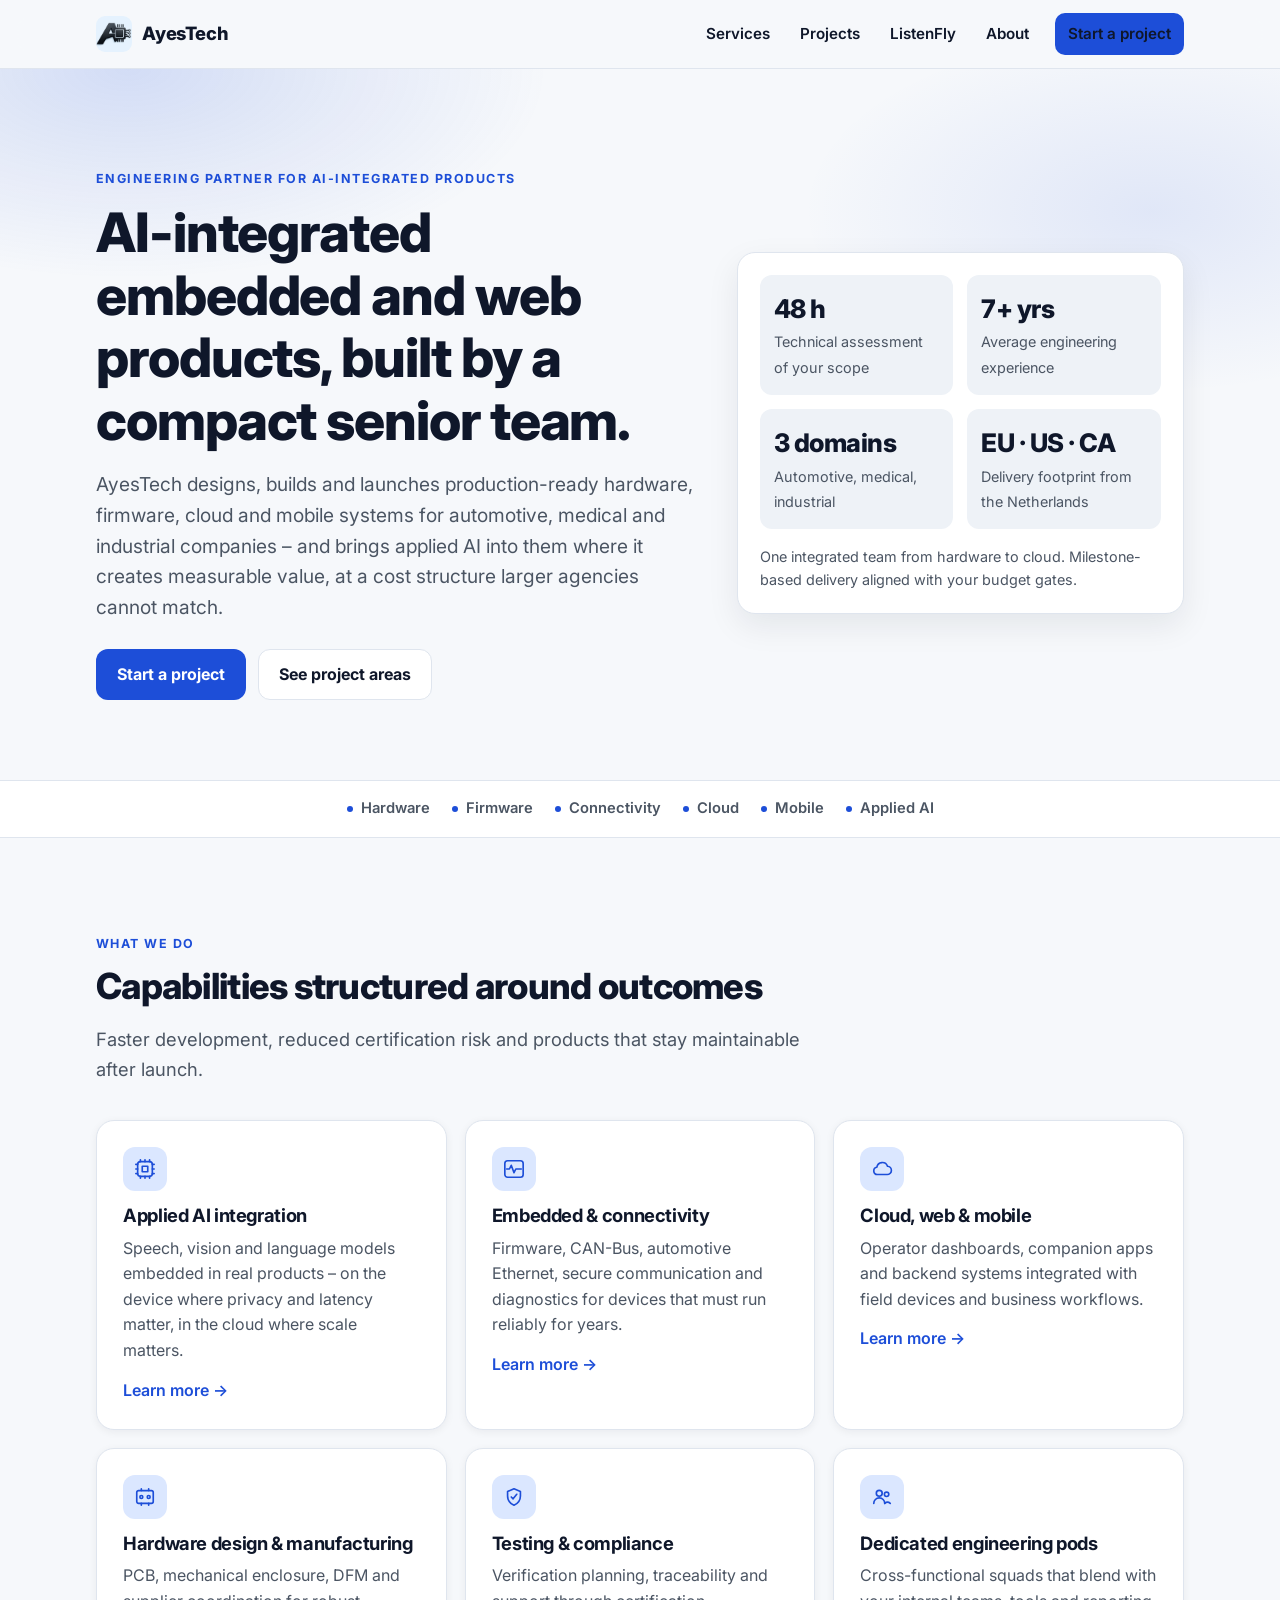
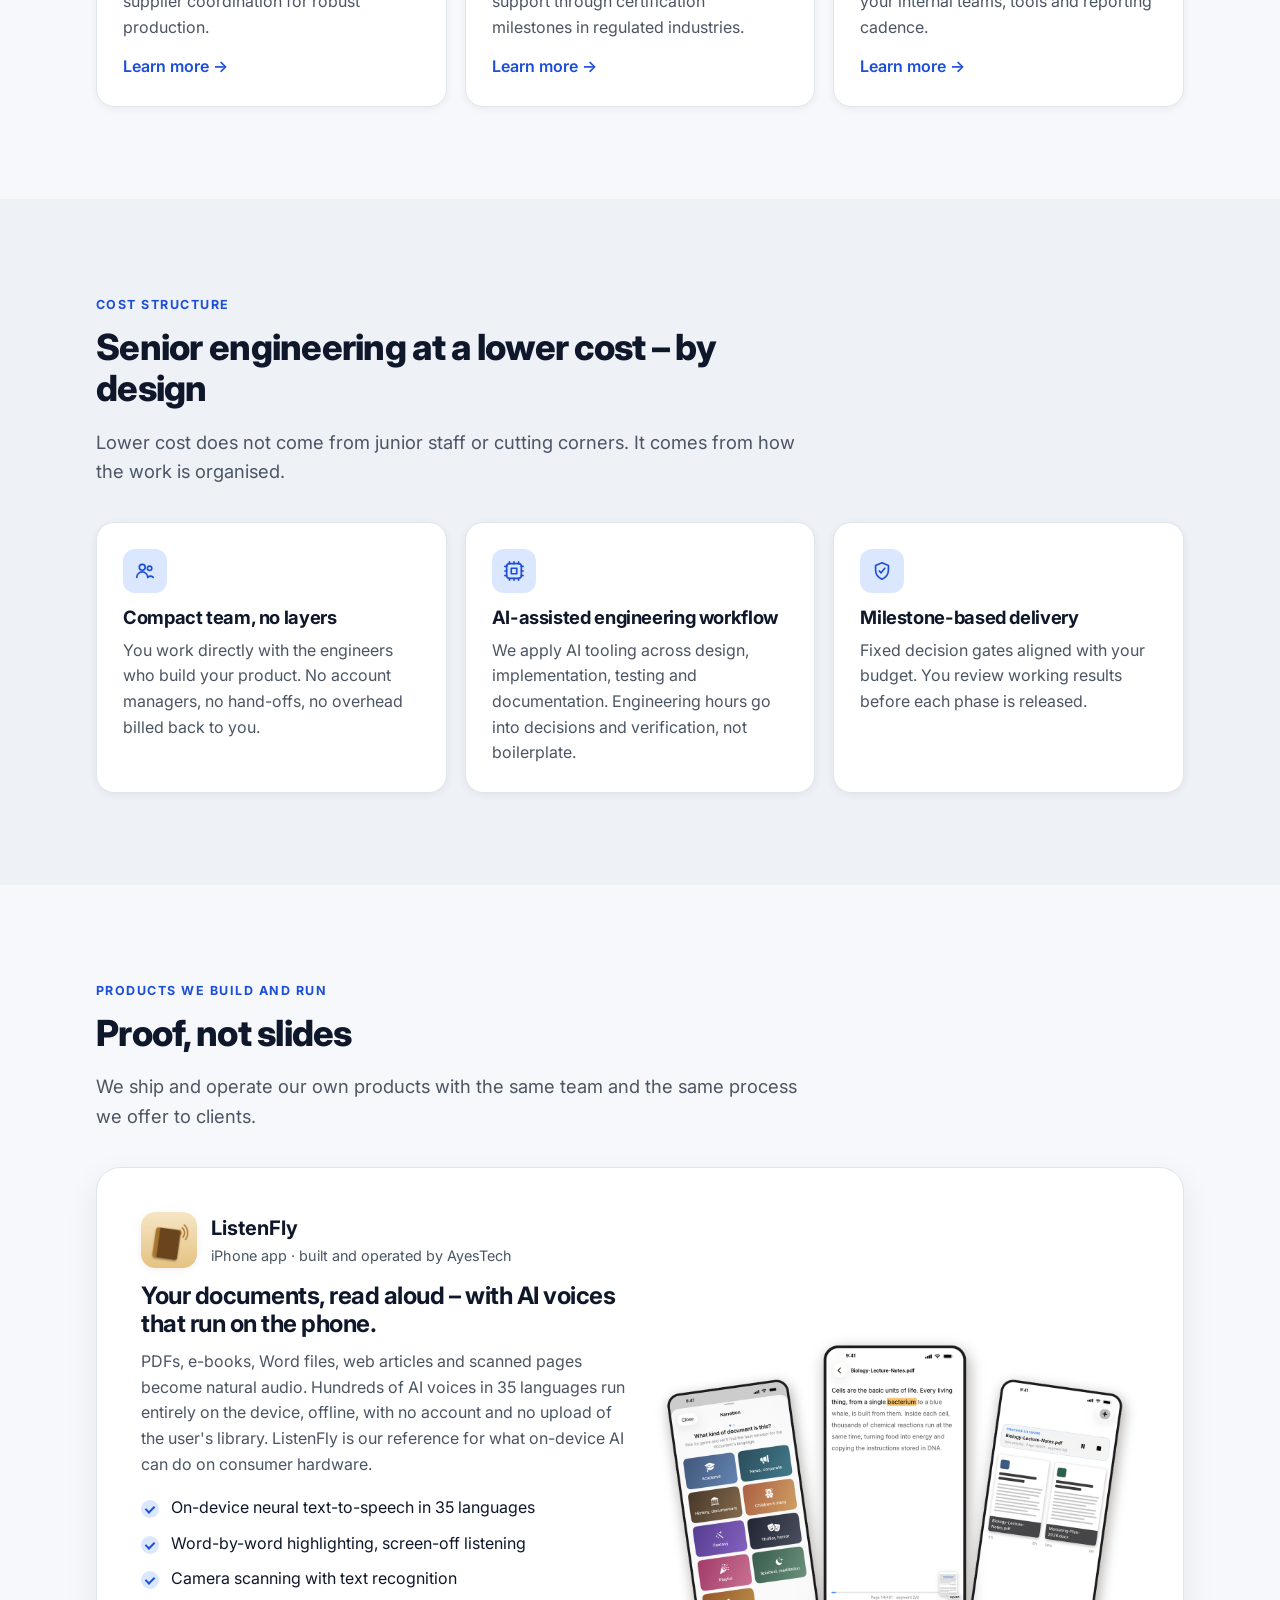
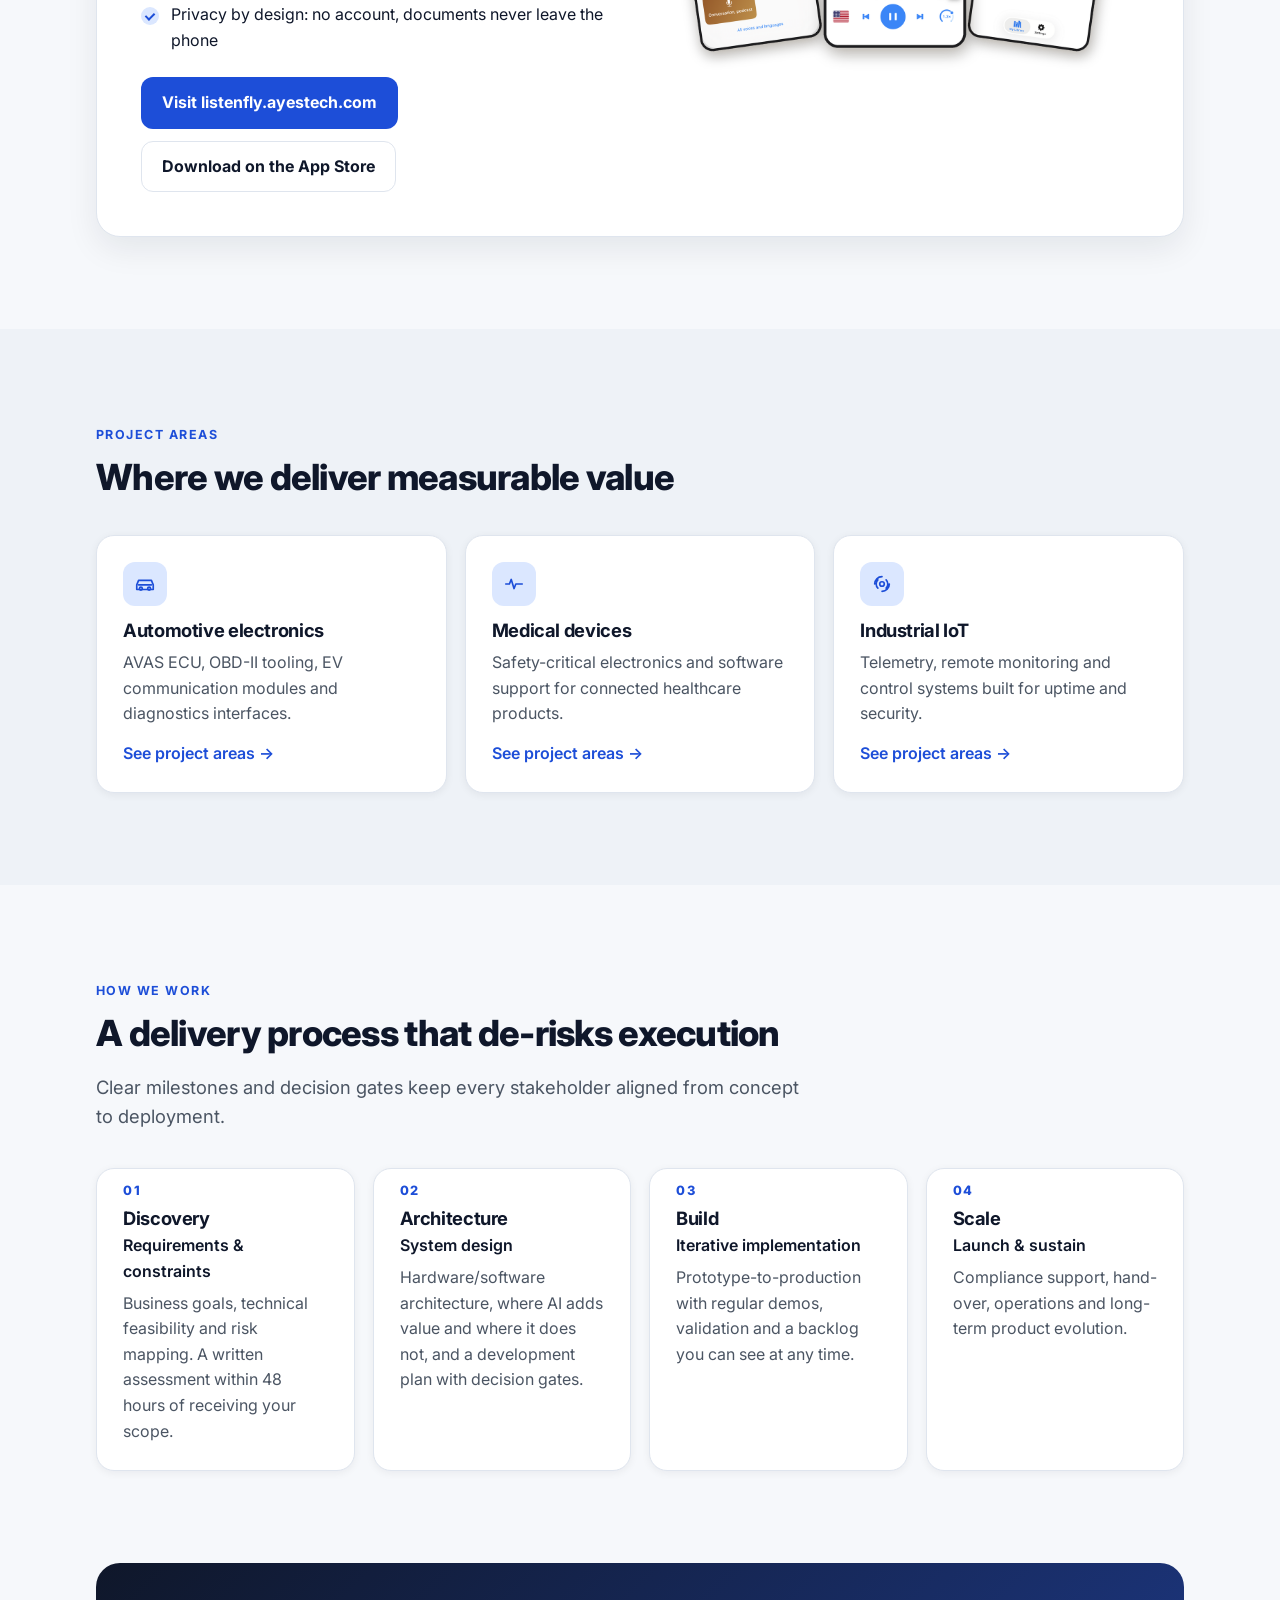
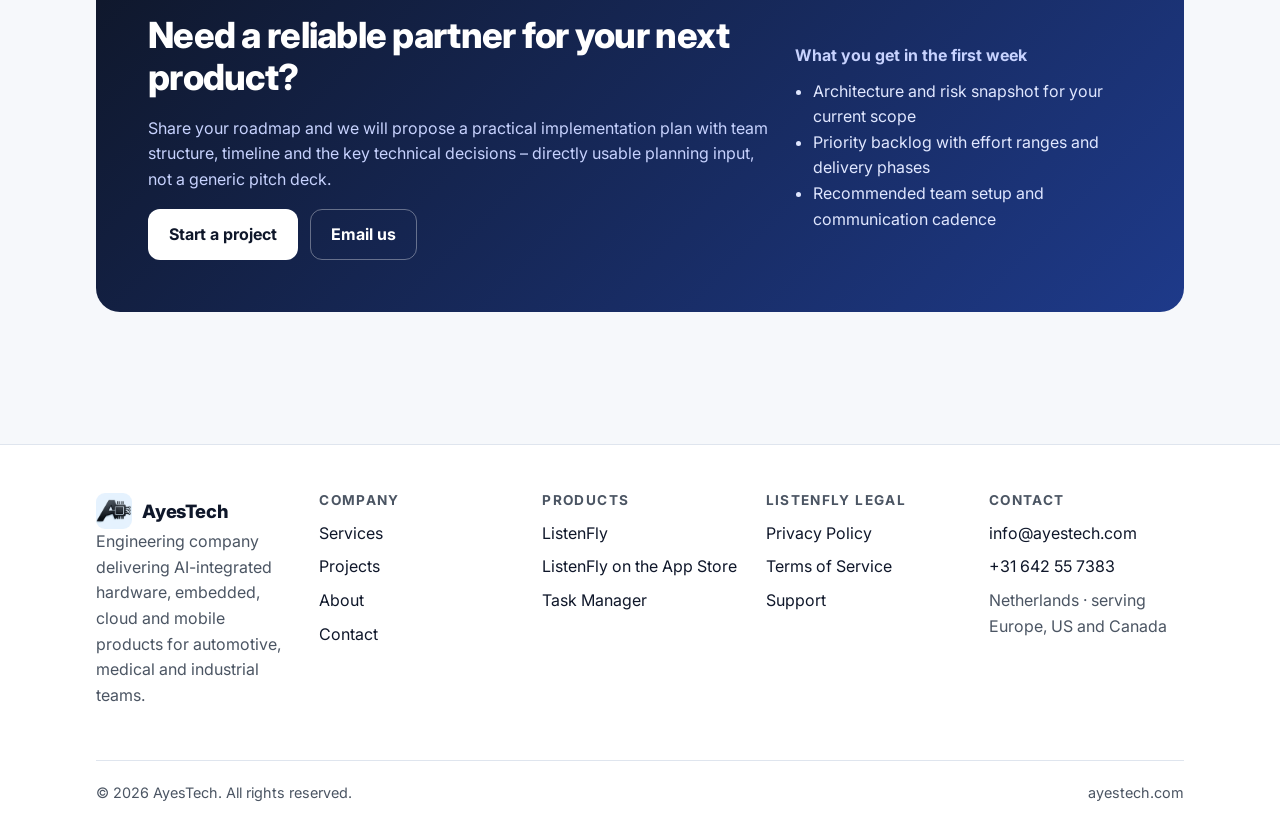
<file: index.html>
<!doctype html>
<html lang="en">
<head>
<meta charset="utf-8">
<meta name="viewport" content="width=device-width, initial-scale=1">
<title>AyesTech – AI-integrated embedded, web and mobile product engineering</title>
<meta name="description" content="AyesTech designs and builds AI-integrated hardware, firmware, cloud and mobile products for automotive, medical and industrial companies. Senior team, milestone-based delivery, lower cost by design.">
<link rel="canonical" href="https://ayestech.com/">
<meta property="og:type" content="website">
<meta property="og:site_name" content="AyesTech">
<meta property="og:title" content="AyesTech – AI-integrated embedded, web and mobile product engineering">
<meta property="og:description" content="AyesTech designs and builds AI-integrated hardware, firmware, cloud and mobile products for automotive, medical and industrial companies. Senior team, milestone-based delivery, lower cost by design.">
<meta property="og:url" content="https://ayestech.com/">
<meta property="og:image" content="https://ayestech.com/assets/og-image.png">
<meta name="theme-color" content="#f6f8fb" media="(prefers-color-scheme: light)">
<meta name="theme-color" content="#0b1020" media="(prefers-color-scheme: dark)">
<link rel="icon" href="/assets/icon-192.png" type="image/png">
<link rel="apple-touch-icon" href="/assets/icon-180.png">
<link rel="preconnect" href="https://fonts.googleapis.com">
<link rel="preconnect" href="https://fonts.gstatic.com" crossorigin>
<link rel="stylesheet" href="https://fonts.googleapis.com/css2?family=Inter:wght@400;500;600;700;800&display=swap">
<style>
:root{
  --bg:#f6f8fb;--surface:#ffffff;--surface-2:#eef2f7;--text:#0f172a;--muted:#4b5563;--line:#dfe5ee;
  --brand:#0f172a;--accent:#1d4ed8;--accent-strong:#1e40af;--accent-soft:#dbe7ff;--accent-ink:#ffffff;
  --ok:#047857;--radius:18px;--radius-sm:12px;--shadow:0 12px 32px rgba(15,23,42,.08);--shadow-sm:0 2px 8px rgba(15,23,42,.06);
  --max:1120px;--gutter:16px;color-scheme:light dark;
}
@media (prefers-color-scheme: dark){
  :root:not([data-theme="light"]){
    --bg:#0b1020;--surface:#121a2e;--surface-2:#182239;--text:#e6eaf2;--muted:#a3adc2;--line:#24304a;
    --brand:#e6eaf2;--accent:#6ea0ff;--accent-strong:#8bb3ff;--accent-soft:#1b2a52;--accent-ink:#0b1020;
    --ok:#34d399;--shadow:0 12px 32px rgba(0,0,0,.35);--shadow-sm:0 2px 8px rgba(0,0,0,.3);
  }
}
:root[data-theme="dark"]{
  --bg:#0b1020;--surface:#121a2e;--surface-2:#182239;--text:#e6eaf2;--muted:#a3adc2;--line:#24304a;
  --brand:#e6eaf2;--accent:#6ea0ff;--accent-strong:#8bb3ff;--accent-soft:#1b2a52;--accent-ink:#0b1020;
  --ok:#34d399;--shadow:0 12px 32px rgba(0,0,0,.35);--shadow-sm:0 2px 8px rgba(0,0,0,.3);
}
*,*::before,*::after{box-sizing:border-box}
html{scroll-behavior:smooth;-webkit-text-size-adjust:100%}
body{margin:0;background:var(--bg);color:var(--text);font:16px/1.6 "Inter",-apple-system,BlinkMacSystemFont,"Segoe UI",Roboto,Helvetica,Arial,sans-serif;overflow-x:hidden}
img{max-width:100%;height:auto;display:block}
a{color:var(--accent);text-decoration:none}
a:hover{text-decoration:underline}
h1,h2,h3,h4{line-height:1.15;margin:0 0 .5em;letter-spacing:-.02em;color:var(--text)}
h1{font-size:clamp(2rem,5.2vw,3.4rem);font-weight:800}
h2{font-size:clamp(1.6rem,3.4vw,2.25rem);font-weight:800}
h3{font-size:1.15rem;font-weight:700}
p{margin:0 0 1em}
ul{padding-left:1.2em}
.container{width:100%;max-width:var(--max);margin:0 auto;padding:0 var(--gutter)}
.skip{position:absolute;left:-999px;top:8px;background:var(--accent);color:var(--accent-ink);padding:8px 12px;border-radius:8px;z-index:100}
.skip:focus{left:8px}

/* Header */
.site-header{position:sticky;top:0;z-index:50;background:color-mix(in srgb,var(--bg) 86%,transparent);backdrop-filter:saturate(180%) blur(14px);-webkit-backdrop-filter:saturate(180%) blur(14px);border-bottom:1px solid var(--line)}
.nav{display:flex;align-items:center;justify-content:space-between;gap:16px;height:68px}
.brand{display:flex;align-items:center;gap:10px;font-weight:800;font-size:1.15rem;color:var(--text);letter-spacing:-.01em}
.brand:hover{text-decoration:none}
.brand img{width:36px;height:36px;border-radius:9px}
.site-nav{display:flex;align-items:center;gap:6px}
.site-nav a{color:var(--text);font-weight:600;padding:8px 12px;border-radius:10px;font-size:.95rem}
.site-nav a:hover{background:var(--surface-2);text-decoration:none}
.site-nav a[aria-current="page"]{color:var(--accent)}
.site-nav .btn{margin-left:8px}
.nav-toggle{display:none;width:44px;height:44px;border:1px solid var(--line);background:var(--surface);border-radius:12px;cursor:pointer;padding:0;align-items:center;justify-content:center;flex-direction:column;gap:5px}
.nav-toggle span{display:block;width:20px;height:2px;background:var(--text);border-radius:2px;transition:transform .2s,opacity .2s}
.nav-toggle[aria-expanded="true"] span:nth-child(1){transform:translateY(7px) rotate(45deg)}
.nav-toggle[aria-expanded="true"] span:nth-child(2){opacity:0}
.nav-toggle[aria-expanded="true"] span:nth-child(3){transform:translateY(-7px) rotate(-45deg)}
@media (max-width: 880px){
  .nav-toggle{display:flex}
  .site-nav{position:absolute;left:0;right:0;top:68px;display:none;flex-direction:column;align-items:stretch;gap:2px;padding:10px var(--gutter) 16px;background:var(--surface);border-bottom:1px solid var(--line);box-shadow:var(--shadow)}
  .site-nav.open{display:flex}
  .site-nav a{padding:13px 12px;font-size:1.05rem}
  .site-nav .btn{margin:8px 0 0;text-align:center}
}

/* Buttons */
.btn{display:inline-flex;align-items:center;justify-content:center;gap:8px;padding:12px 20px;border-radius:12px;font-weight:700;border:1px solid transparent;cursor:pointer;transition:transform .15s,box-shadow .15s,background .15s}
.btn:hover{text-decoration:none;transform:translateY(-1px)}
.btn-primary{background:var(--accent);color:var(--accent-ink)}
.btn-primary:hover{background:var(--accent-strong);box-shadow:var(--shadow-sm)}
.btn-secondary{background:var(--surface);color:var(--text);border-color:var(--line)}
.btn-secondary:hover{background:var(--surface-2)}
.btn-sm{padding:9px 14px;font-size:.92rem}
.btn-row{display:flex;flex-wrap:wrap;gap:12px}

/* Layout blocks */
section{padding:64px 0}
@media (min-width: 880px){section{padding:92px 0}}
.section-head{max-width:720px;margin-bottom:36px}
.eyebrow{display:inline-block;font-size:.78rem;font-weight:700;letter-spacing:.12em;text-transform:uppercase;color:var(--accent);margin-bottom:12px}
.lead{font-size:1.15rem;color:var(--muted);max-width:60ch}
.grid{display:grid;gap:18px}
.grid-2{grid-template-columns:repeat(auto-fit,minmax(min(100%,300px),1fr))}
.grid-3{grid-template-columns:repeat(auto-fit,minmax(min(100%,280px),1fr))}
.grid-4{grid-template-columns:repeat(auto-fit,minmax(min(100%,220px),1fr))}
.card{background:var(--surface);border:1px solid var(--line);border-radius:var(--radius);padding:26px;box-shadow:var(--shadow-sm);transition:transform .2s,box-shadow .2s,border-color .2s}
.card:hover{transform:translateY(-3px);box-shadow:var(--shadow);border-color:color-mix(in srgb,var(--accent) 35%,var(--line))}
.card h3{margin-top:14px}
.card p{color:var(--muted);margin-bottom:0}
.card .icon{width:44px;height:44px;border-radius:12px;background:var(--accent-soft);color:var(--accent);display:flex;align-items:center;justify-content:center}
.card .icon svg{width:22px;height:22px}
.card ul{color:var(--muted);margin:12px 0 0;padding-left:1.1em}
.card li{margin:4px 0}
a.card{color:inherit;display:block}
a.card:hover{text-decoration:none}
.card .more{display:inline-block;margin-top:14px;color:var(--accent);font-weight:600}
.muted{color:var(--muted)}
.alt{background:var(--surface-2)}
.tight{padding-top:0}

/* Hero */
.hero{padding:56px 0 48px;position:relative;overflow:hidden}
@media (min-width: 880px){.hero{padding:96px 0 80px}}
.hero::before{content:"";position:absolute;inset:0;background:
  radial-gradient(600px 300px at 10% 0%,color-mix(in srgb,var(--accent) 16%,transparent),transparent 70%),
  radial-gradient(500px 260px at 90% 20%,color-mix(in srgb,var(--accent) 10%,transparent),transparent 70%);pointer-events:none}
.hero .container{position:relative;display:grid;gap:36px;align-items:center}
@media (min-width: 960px){.hero .container{grid-template-columns:1.15fr .85fr}}
.hero h1{margin-bottom:18px}
.hero .lead{font-size:1.2rem;margin-bottom:26px}
.panel{background:var(--surface);border:1px solid var(--line);border-radius:var(--radius);padding:22px;box-shadow:var(--shadow)}
.stats{display:grid;grid-template-columns:repeat(auto-fit,minmax(140px,1fr));gap:14px}
.stat{padding:14px;border-radius:var(--radius-sm);background:var(--surface-2)}
.stat b{display:block;font-size:clamp(1.25rem,4.6vw,1.6rem);font-weight:800;letter-spacing:-.02em;color:var(--text);white-space:nowrap}
.stat span{font-size:.9rem;color:var(--muted)}
.panel .foot{margin:16px 0 0;font-size:.9rem;color:var(--muted)}
.strip{border-top:1px solid var(--line);border-bottom:1px solid var(--line);background:var(--surface);padding:16px 0}
.strip .container{display:flex;flex-wrap:wrap;gap:8px 22px;justify-content:center;font-weight:600;font-size:.92rem;color:var(--muted)}
.strip span::before{content:"";display:inline-block;width:6px;height:6px;border-radius:50%;background:var(--accent);margin-right:8px;vertical-align:middle}

/* Feature rows */
.split{display:grid;gap:28px;align-items:center}
@media (min-width: 900px){.split{grid-template-columns:1fr 1fr;gap:48px}.split.rev > :first-child{order:2}}
.split img{border-radius:var(--radius)}
.checks{list-style:none;padding:0;margin:18px 0 24px}
.checks li{padding-left:30px;position:relative;margin:10px 0;color:var(--text)}
.checks li::before{content:"";position:absolute;left:0;top:5px;width:18px;height:18px;border-radius:50%;background:var(--accent-soft)}
.checks li::after{content:"";position:absolute;left:6px;top:9px;width:6px;height:9px;border:solid var(--accent);border-width:0 2px 2px 0;transform:rotate(45deg)}

/* Steps */
.steps{counter-reset:step}
.step{position:relative;padding-top:8px}
.step .num{font-size:.8rem;font-weight:800;letter-spacing:.12em;color:var(--accent)}
.step h3{margin:6px 0 4px}
.step .sub{font-weight:600;color:var(--text);margin:0 0 6px}

/* Product card */
.product{display:grid;gap:28px;align-items:center;background:var(--surface);border:1px solid var(--line);border-radius:24px;padding:28px;box-shadow:var(--shadow)}
@media (min-width: 900px){.product{grid-template-columns:1fr 1fr;padding:44px}}
.product .app{display:flex;align-items:center;gap:14px;margin-bottom:14px}
.product .app img{width:56px;height:56px;border-radius:14px;box-shadow:var(--shadow-sm)}
.product .app b{font-size:1.25rem}
.product .app span{display:block;color:var(--muted);font-size:.9rem}

/* CTA band */
.cta{background:linear-gradient(135deg,#0f172a,#1e3a8a);color:#fff;border-radius:24px;padding:36px 28px;display:grid;gap:22px;align-items:center}
@media (min-width: 900px){.cta{grid-template-columns:1.3fr .7fr;padding:52px}}
.cta h2,.cta p{color:#fff}
.cta p{color:#c7d2fe}
.cta .btn-primary{background:#fff;color:#0f172a}
.cta .btn-primary:hover{background:#e0e7ff}
.cta .btn-secondary{background:transparent;color:#fff;border-color:rgba(255,255,255,.35)}
.cta .btn-secondary:hover{background:rgba(255,255,255,.08)}
.cta ul{margin:0;padding-left:1.1em;color:#e0e7ff}

/* Page header */
.page-head{padding:52px 0 36px}
@media (min-width: 880px){.page-head{padding:76px 0 48px}}
.page-head h1{margin-bottom:12px}

/* Prose (legal pages) */
.prose{max-width:760px}
.prose h2{font-size:1.35rem;margin-top:2.2em}
.prose h2 .n{display:inline-block;min-width:34px;height:34px;line-height:34px;text-align:center;border-radius:10px;background:var(--accent-soft);color:var(--accent);font-size:.95rem;margin-right:10px;vertical-align:middle}
.prose p,.prose li{color:var(--text)}
.prose .summary{background:var(--surface);border:1px solid var(--line);border-left:4px solid var(--accent);border-radius:var(--radius-sm);padding:18px 20px}
.prose .meta{color:var(--muted);font-size:.95rem}
.toc{background:var(--surface);border:1px solid var(--line);border-radius:var(--radius-sm);padding:16px 20px;margin:24px 0}
.toc ol{margin:0;padding-left:1.3em;columns:2;column-gap:28px}
@media (max-width: 640px){.toc ol{columns:1}}
.toc li{margin:4px 0;break-inside:avoid}
.subnav{display:flex;flex-wrap:wrap;gap:8px;margin:0 0 8px}
.subnav a{padding:7px 12px;border:1px solid var(--line);border-radius:999px;background:var(--surface);color:var(--text);font-size:.9rem;font-weight:600}
.subnav a[aria-current="page"]{border-color:var(--accent);color:var(--accent)}
.subnav a:hover{text-decoration:none;background:var(--surface-2)}

/* Contact */
.contact-card dl{margin:0;display:grid;grid-template-columns:auto 1fr;gap:10px 18px}
.contact-card dt{font-weight:700}
.contact-card dd{margin:0}

/* Footer */
.site-footer{border-top:1px solid var(--line);background:var(--surface);padding:48px 0 28px;margin-top:40px}
.footer-grid{display:grid;gap:28px;grid-template-columns:repeat(auto-fit,minmax(min(100%,180px),1fr))}
.footer-grid h4{font-size:.85rem;letter-spacing:.1em;text-transform:uppercase;color:var(--muted);margin-bottom:12px}
.footer-grid ul{list-style:none;padding:0;margin:0}
.footer-grid li{margin:8px 0}
.footer-grid a{color:var(--text)}
.footer-brand p{color:var(--muted);max-width:34ch}
.footer-bottom{display:flex;flex-wrap:wrap;gap:10px 20px;justify-content:space-between;margin-top:36px;padding-top:20px;border-top:1px solid var(--line);color:var(--muted);font-size:.9rem}

/* Reveal */
@media (prefers-reduced-motion: no-preference){
  .reveal{opacity:0;transform:translateY(14px);transition:opacity .5s ease,transform .5s ease}
  .reveal.in{opacity:1;transform:none}
}
</style>

</head>
<body>
<a class="skip" href="#main">Skip to content</a>
<header class="site-header">
  <div class="container nav">
    <a class="brand" href="/"><img src="/assets/ayestech-logo.png" alt="" width="36" height="36">AyesTech</a>
    <button class="nav-toggle" type="button" aria-expanded="false" aria-controls="site-nav" aria-label="Open menu"><span></span><span></span><span></span></button>
    <nav id="site-nav" class="site-nav" aria-label="Main">
      <a href="/services/">Services</a><a href="/projects/">Projects</a><a href="/pdf-reader/">ListenFly</a><a href="/about/">About</a>
      <a class="btn btn-primary btn-sm" href="/contact/">Start a project</a>
    </nav>
  </div>
</header>
<main id="main">

<section class="hero">
  <div class="container">
    <div>
      <span class="eyebrow">Engineering partner for AI-integrated products</span>
      <h1>AI-integrated embedded and web products, built by a compact senior team.</h1>
      <p class="lead">AyesTech designs, builds and launches production-ready hardware, firmware, cloud and mobile systems for automotive, medical and industrial companies – and brings applied AI into them where it creates measurable value, at a cost structure larger agencies cannot match.</p>
      <div class="btn-row">
        <a class="btn btn-primary" href="/contact/">Start a project</a>
        <a class="btn btn-secondary" href="/projects/">See project areas</a>
      </div>
    </div>
    <div class="panel reveal">
      <div class="stats">
        <div class="stat"><b>48 h</b><span>Technical assessment of your scope</span></div>
        <div class="stat"><b>7+ yrs</b><span>Average engineering experience</span></div>
        <div class="stat"><b>3 domains</b><span>Automotive, medical, industrial</span></div>
        <div class="stat"><b>EU · US · CA</b><span>Delivery footprint from the Netherlands</span></div>
      </div>
      <p class="foot">One integrated team from hardware to cloud. Milestone-based delivery aligned with your budget gates.</p>
    </div>
  </div>
</section>

<div class="strip"><div class="container">
  <span>Hardware</span><span>Firmware</span><span>Connectivity</span><span>Cloud</span><span>Mobile</span><span>Applied AI</span>
</div></div>

<section>
  <div class="container">
    <div class="section-head">
      <span class="eyebrow">What we do</span>
      <h2>Capabilities structured around outcomes</h2>
      <p class="lead">Faster development, reduced certification risk and products that stay maintainable after launch.</p>
    </div>
    <div class="grid grid-3"><a class="card reveal" href="/services/"><div class="icon"><svg viewBox="0 0 24 24" fill="none" stroke="currentColor" stroke-width="1.8" stroke-linecap="round" stroke-linejoin="round"><rect x="4" y="4" width="16" height="16" rx="3"/><path d="M9 9h6v6H9z"/><path d="M12 2v2M12 20v2M2 12h2M20 12h2M7 2v2M17 2v2M7 20v2M17 20v2M2 7h2M2 17h2M20 7h2M20 17h2"/></svg></div><h3>Applied AI integration</h3><p>Speech, vision and language models embedded in real products – on the device where privacy and latency matter, in the cloud where scale matters.</p><span class="more">Learn more →</span></a><a class="card reveal" href="/services/"><div class="icon"><svg viewBox="0 0 24 24" fill="none" stroke="currentColor" stroke-width="1.8" stroke-linecap="round" stroke-linejoin="round"><path d="M4 12h3l2-4 3 8 2-4h6"/><rect x="2" y="3" width="20" height="18" rx="3"/></svg></div><h3>Embedded &amp; connectivity</h3><p>Firmware, CAN-Bus, automotive Ethernet, secure communication and diagnostics for devices that must run reliably for years.</p><span class="more">Learn more →</span></a><a class="card reveal" href="/services/"><div class="icon"><svg viewBox="0 0 24 24" fill="none" stroke="currentColor" stroke-width="1.8" stroke-linecap="round" stroke-linejoin="round"><path d="M7 18a4 4 0 0 1-.6-7.95A6 6 0 0 1 18 9a4.5 4.5 0 0 1-.5 9H7z"/></svg></div><h3>Cloud, web &amp; mobile</h3><p>Operator dashboards, companion apps and backend systems integrated with field devices and business workflows.</p><span class="more">Learn more →</span></a><a class="card reveal" href="/services/"><div class="icon"><svg viewBox="0 0 24 24" fill="none" stroke="currentColor" stroke-width="1.8" stroke-linecap="round" stroke-linejoin="round"><rect x="3" y="5" width="18" height="14" rx="2"/><circle cx="8" cy="12" r="1.6"/><circle cx="16" cy="12" r="1.6"/><path d="M8 5V3M16 5V3M8 21v-2M16 21v-2"/></svg></div><h3>Hardware design &amp; manufacturing</h3><p>PCB, mechanical enclosure, DFM and supplier coordination for robust production.</p><span class="more">Learn more →</span></a><a class="card reveal" href="/services/"><div class="icon"><svg viewBox="0 0 24 24" fill="none" stroke="currentColor" stroke-width="1.8" stroke-linecap="round" stroke-linejoin="round"><path d="M9 12l2 2 4-5"/><path d="M12 3l7 3v5c0 5-3.5 8.5-7 10-3.5-1.5-7-5-7-10V6z"/></svg></div><h3>Testing &amp; compliance</h3><p>Verification planning, traceability and support through certification milestones in regulated industries.</p><span class="more">Learn more →</span></a><a class="card reveal" href="/services/"><div class="icon"><svg viewBox="0 0 24 24" fill="none" stroke="currentColor" stroke-width="1.8" stroke-linecap="round" stroke-linejoin="round"><circle cx="9" cy="8" r="3.2"/><circle cx="17" cy="9" r="2.4"/><path d="M3 19a6 6 0 0 1 12 0"/><path d="M15 19a4.5 4.5 0 0 1 6 0"/></svg></div><h3>Dedicated engineering pods</h3><p>Cross-functional squads that blend with your internal teams, tools and reporting cadence.</p><span class="more">Learn more →</span></a></div>
  </div>
</section>

<section class="alt">
  <div class="container">
    <div class="section-head">
      <span class="eyebrow">Cost structure</span>
      <h2>Senior engineering at a lower cost – by design</h2>
      <p class="lead">Lower cost does not come from junior staff or cutting corners. It comes from how the work is organised.</p>
    </div>
    <div class="grid grid-3">
      <div class="card reveal"><div class="icon"><svg viewBox="0 0 24 24" fill="none" stroke="currentColor" stroke-width="1.8" stroke-linecap="round" stroke-linejoin="round"><circle cx="9" cy="8" r="3.2"/><circle cx="17" cy="9" r="2.4"/><path d="M3 19a6 6 0 0 1 12 0"/><path d="M15 19a4.5 4.5 0 0 1 6 0"/></svg></div><h3>Compact team, no layers</h3><p>You work directly with the engineers who build your product. No account managers, no hand-offs, no overhead billed back to you.</p></div>
      <div class="card reveal"><div class="icon"><svg viewBox="0 0 24 24" fill="none" stroke="currentColor" stroke-width="1.8" stroke-linecap="round" stroke-linejoin="round"><rect x="4" y="4" width="16" height="16" rx="3"/><path d="M9 9h6v6H9z"/><path d="M12 2v2M12 20v2M2 12h2M20 12h2M7 2v2M17 2v2M7 20v2M17 20v2M2 7h2M2 17h2M20 7h2M20 17h2"/></svg></div><h3>AI-assisted engineering workflow</h3><p>We apply AI tooling across design, implementation, testing and documentation. Engineering hours go into decisions and verification, not boilerplate.</p></div>
      <div class="card reveal"><div class="icon"><svg viewBox="0 0 24 24" fill="none" stroke="currentColor" stroke-width="1.8" stroke-linecap="round" stroke-linejoin="round"><path d="M9 12l2 2 4-5"/><path d="M12 3l7 3v5c0 5-3.5 8.5-7 10-3.5-1.5-7-5-7-10V6z"/></svg></div><h3>Milestone-based delivery</h3><p>Fixed decision gates aligned with your budget. You review working results before each phase is released.</p></div>
    </div>
  </div>
</section>

<section>
  <div class="container">
    <div class="section-head">
      <span class="eyebrow">Products we build and run</span>
      <h2>Proof, not slides</h2>
      <p class="lead">We ship and operate our own products with the same team and the same process we offer to clients.</p>
    </div>
    
<div class="product reveal">
  <div>
    <div class="app"><img src="/assets/listenfly-icon.png" alt="ListenFly app icon" width="56" height="56"><div><b>ListenFly</b><span>iPhone app · built and operated by AyesTech</span></div></div>
    <h3 style="font-size:1.5rem">Your documents, read aloud – with AI voices that run on the phone.</h3>
    <p class="muted">PDFs, e-books, Word files, web articles and scanned pages become natural audio. Hundreds of AI voices in 35 languages run entirely on the device, offline, with no account and no upload of the user's library. ListenFly is our reference for what on-device AI can do on consumer hardware.</p>
    <ul class="checks">
      <li>On-device neural text-to-speech in 35 languages</li>
      <li>Word-by-word highlighting, screen-off listening</li>
      <li>Camera scanning with text recognition</li>
      <li>Privacy by design: no account, documents never leave the phone</li>
    </ul>
    <div class="btn-row">
      <a class="btn btn-primary" href="https://listenfly.ayestech.com">Visit listenfly.ayestech.com</a>
      <a class="btn btn-secondary" href="https://apps.apple.com/app/listenfly/id6795153598">Download on the App Store</a>
    </div>
  </div>
  <img src="/assets/listenfly-iphone.png" alt="ListenFly on iPhone: narrator selection, reading view with highlighted word, and library" width="1400" height="974" loading="lazy">
</div>

  </div>
</section>

<section class="alt">
  <div class="container">
    <div class="section-head">
      <span class="eyebrow">Project areas</span>
      <h2>Where we deliver measurable value</h2>
    </div>
    <div class="grid grid-3"><a class="card reveal" href="/projects/"><div class="icon"><svg viewBox="0 0 24 24" fill="none" stroke="currentColor" stroke-width="1.8" stroke-linecap="round" stroke-linejoin="round"><path d="M3 13l2-5h14l2 5v5H3z"/><circle cx="7.5" cy="17" r="1.6"/><circle cx="16.5" cy="17" r="1.6"/><path d="M5 13h14"/></svg></div><h3>Automotive electronics</h3><p>AVAS ECU, OBD-II tooling, EV communication modules and diagnostics interfaces.</p><span class="more">See project areas →</span></a><a class="card reveal" href="/projects/"><div class="icon"><svg viewBox="0 0 24 24" fill="none" stroke="currentColor" stroke-width="1.8" stroke-linecap="round" stroke-linejoin="round"><path d="M3 12h4l2-5 3 10 2-5h7"/></svg></div><h3>Medical devices</h3><p>Safety-critical electronics and software support for connected healthcare products.</p><span class="more">See project areas →</span></a><a class="card reveal" href="/projects/"><div class="icon"><svg viewBox="0 0 24 24" fill="none" stroke="currentColor" stroke-width="1.8" stroke-linecap="round" stroke-linejoin="round"><circle cx="12" cy="12" r="2.5"/><path d="M4 12a8 8 0 0 1 8-8M20 12a8 8 0 0 1-8 8M7.5 7.5a6.4 6.4 0 0 0 0 9M16.5 7.5a6.4 6.4 0 0 1 0 9"/></svg></div><h3>Industrial IoT</h3><p>Telemetry, remote monitoring and control systems built for uptime and security.</p><span class="more">See project areas →</span></a></div>
  </div>
</section>

<section>
  <div class="container">
    <div class="section-head">
      <span class="eyebrow">How we work</span>
      <h2>A delivery process that de-risks execution</h2>
      <p class="lead">Clear milestones and decision gates keep every stakeholder aligned from concept to deployment.</p>
    </div>
    <div class="grid grid-4 steps"><div class="step card reveal"><span class="num">01</span><h3>Discovery</h3><p class="sub">Requirements &amp; constraints</p><p>Business goals, technical feasibility and risk mapping. A written assessment within 48 hours of receiving your scope.</p></div><div class="step card reveal"><span class="num">02</span><h3>Architecture</h3><p class="sub">System design</p><p>Hardware/software architecture, where AI adds value and where it does not, and a development plan with decision gates.</p></div><div class="step card reveal"><span class="num">03</span><h3>Build</h3><p class="sub">Iterative implementation</p><p>Prototype-to-production with regular demos, validation and a backlog you can see at any time.</p></div><div class="step card reveal"><span class="num">04</span><h3>Scale</h3><p class="sub">Launch &amp; sustain</p><p>Compliance support, hand-over, operations and long-term product evolution.</p></div></div>
  </div>
</section>


<section class="tight">
  <div class="container">
    <div class="cta reveal">
      <div>
        <h2>Need a reliable partner for your next product?</h2>
        <p>Share your roadmap and we will propose a practical implementation plan with team structure, timeline and the key technical decisions – directly usable planning input, not a generic pitch deck.</p>
        <div class="btn-row">
          <a class="btn btn-primary" href="/contact/">Start a project</a>
          <a class="btn btn-secondary" href="mailto:info@ayestech.com">Email us</a>
        </div>
      </div>
      <div><p style="margin-bottom:10px"><strong>What you get in the first week</strong></p><ul><li>Architecture and risk snapshot for your current scope</li><li>Priority backlog with effort ranges and delivery phases</li><li>Recommended team setup and communication cadence</li></ul></div>
    </div>
  </div>
</section>


</main>
<footer class="site-footer">
  <div class="container">
    <div class="footer-grid">
      <div class="footer-brand">
        <a class="brand" href="/"><img src="/assets/ayestech-logo.png" alt="" width="36" height="36">AyesTech</a>
        <p>Engineering company delivering AI-integrated hardware, embedded, cloud and mobile products for automotive, medical and industrial teams.</p>
      </div>
      <div>
        <h4>Company</h4>
        <ul>
          <li><a href="/services/">Services</a></li>
          <li><a href="/projects/">Projects</a></li>
          <li><a href="/about/">About</a></li>
          <li><a href="/contact/">Contact</a></li>
        </ul>
      </div>
      <div>
        <h4>Products</h4>
        <ul>
          <li><a href="https://listenfly.ayestech.com">ListenFly</a></li>
          <li><a href="https://apps.apple.com/app/listenfly/id6795153598">ListenFly on the App Store</a></li>
          <li><a href="https://taskmanager.ayestech.com/">Task Manager</a></li>
        </ul>
      </div>
      <div>
        <h4>ListenFly legal</h4>
        <ul>
          <li><a href="/pdf-reader/privacy/">Privacy Policy</a></li>
          <li><a href="/pdf-reader/terms/">Terms of Service</a></li>
          <li><a href="/pdf-reader/support/">Support</a></li>
        </ul>
      </div>
      <div>
        <h4>Contact</h4>
        <ul>
          <li><a href="mailto:info@ayestech.com">info@ayestech.com</a></li>
          <li><a href="tel:+31642557383">+31 642 55 7383</a></li>
          <li class="muted">Netherlands · serving Europe, US and Canada</li>
        </ul>
      </div>
    </div>
    <div class="footer-bottom">
      <span>© 2026 AyesTech. All rights reserved.</span>
      <span>ayestech.com</span>
    </div>
  </div>
</footer>
<script>
(function(){
  var toggle=document.querySelector('.nav-toggle'),nav=document.getElementById('site-nav');
  if(toggle&&nav){
    toggle.addEventListener('click',function(){
      var open=nav.classList.toggle('open');toggle.setAttribute('aria-expanded',open?'true':'false');
    });
    nav.querySelectorAll('a').forEach(function(a){a.addEventListener('click',function(){nav.classList.remove('open');toggle.setAttribute('aria-expanded','false');});});
    document.addEventListener('keydown',function(e){if(e.key==='Escape'){nav.classList.remove('open');toggle.setAttribute('aria-expanded','false');}});
    document.addEventListener('click',function(e){if(!nav.contains(e.target)&&!toggle.contains(e.target)){nav.classList.remove('open');toggle.setAttribute('aria-expanded','false');}});
  }
  var path=location.pathname.replace(/index\.html$/,'');
  document.querySelectorAll('.site-nav a').forEach(function(a){
    var href=a.getAttribute('href');
    if(href&&href.indexOf('/')===0&&(href===path||(href!=='/'&&path.indexOf(href)===0))){a.setAttribute('aria-current','page');}
  });
  document.querySelectorAll('.subnav a').forEach(function(a){
    if(a.getAttribute('href')===path){a.setAttribute('aria-current','page');}else{a.removeAttribute('aria-current');}
  });
  if('IntersectionObserver' in window){
    var io=new IntersectionObserver(function(entries){entries.forEach(function(en){if(en.isIntersecting){en.target.classList.add('in');io.unobserve(en.target);}});},{rootMargin:'0px 0px -8% 0px'});
    document.querySelectorAll('.reveal').forEach(function(el){io.observe(el);});
  }else{document.querySelectorAll('.reveal').forEach(function(el){el.classList.add('in');});}
})();
</script>
</body>
</html>
</file>
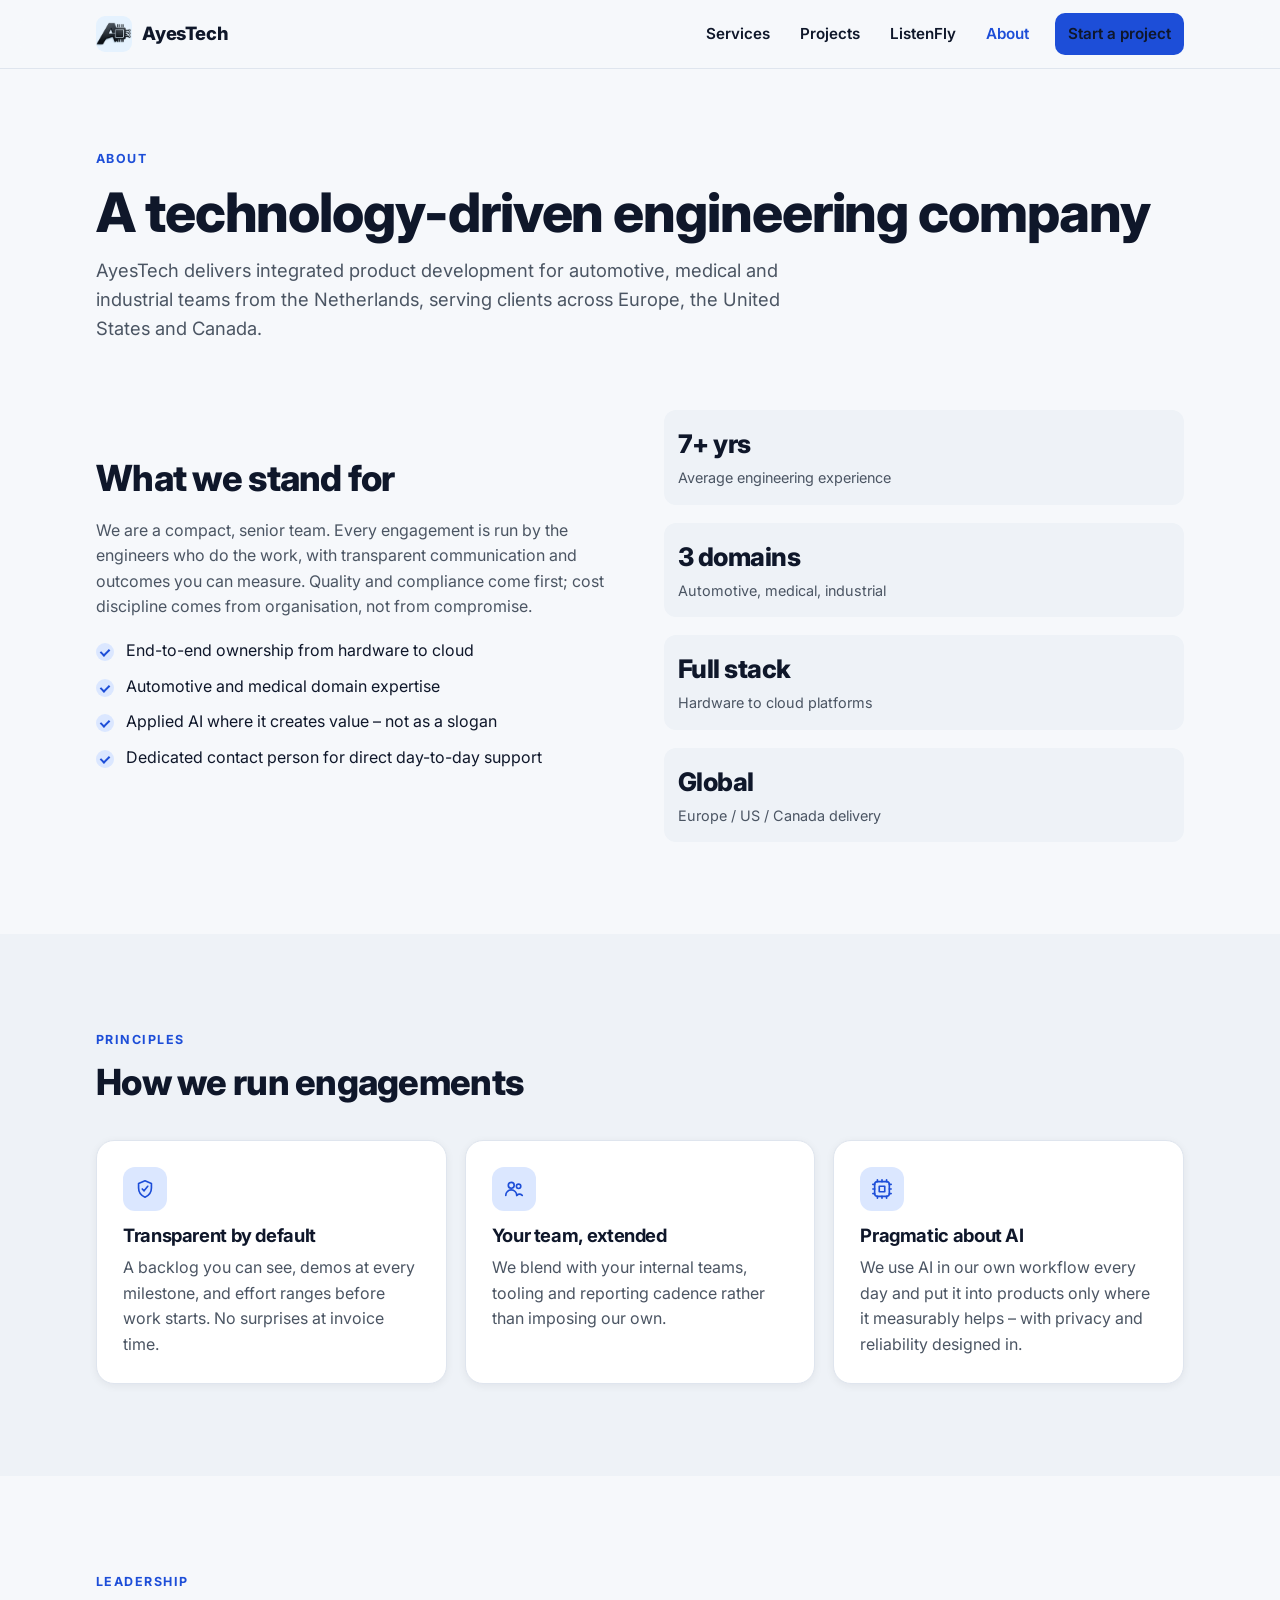
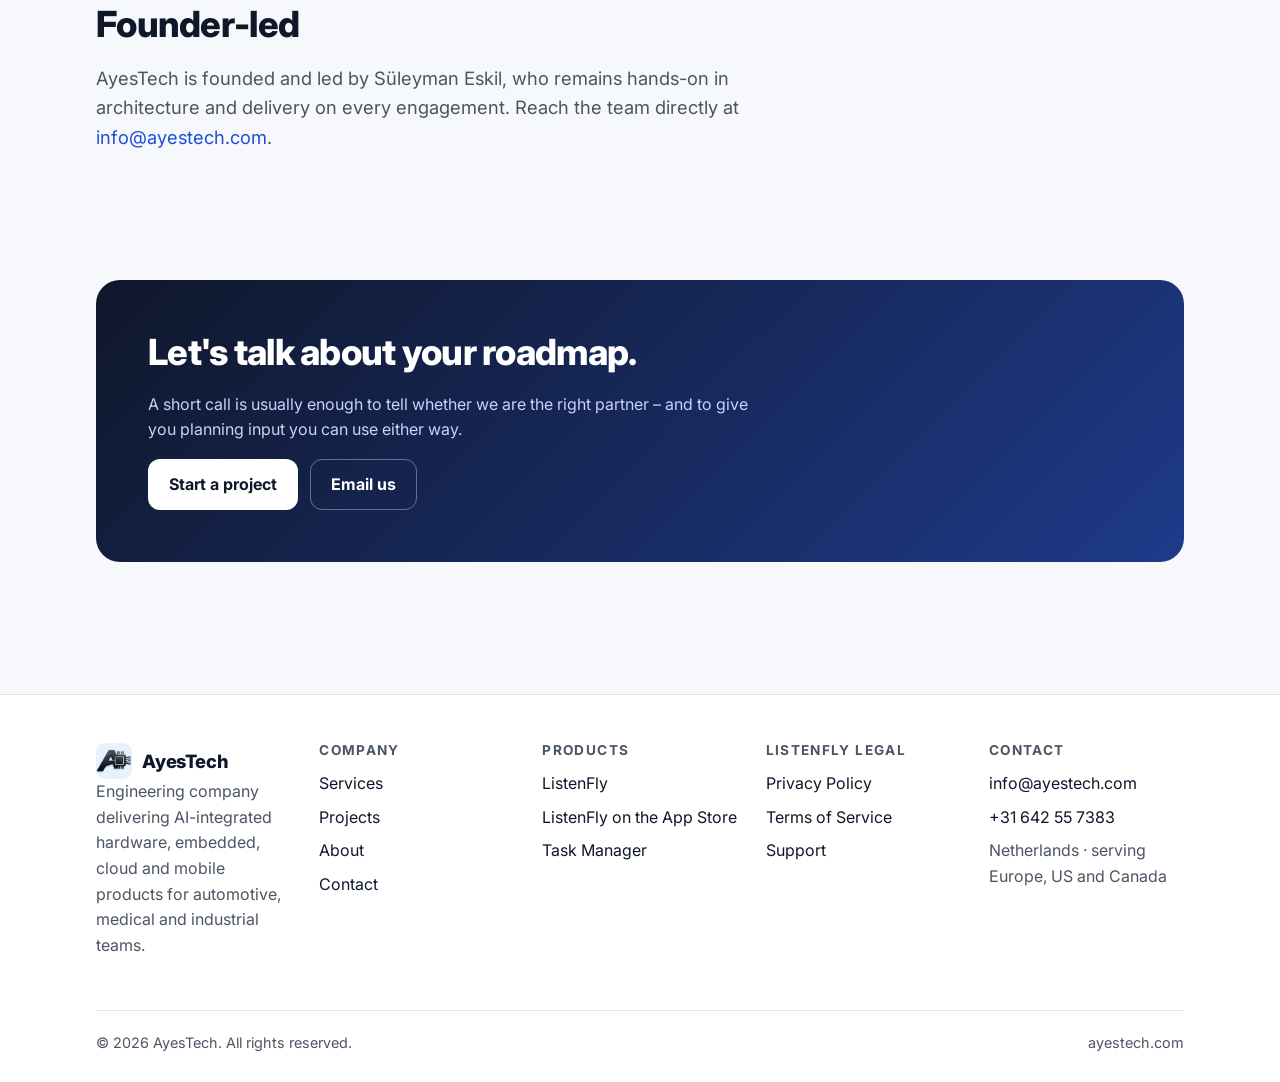
<file: about/index.html>
<!doctype html>
<html lang="en">
<head>
<meta charset="utf-8">
<meta name="viewport" content="width=device-width, initial-scale=1">
<title>About – AyesTech</title>
<meta name="description" content="AyesTech is a technology-driven engineering company in the Netherlands delivering AI-integrated product development for automotive, medical and industrial teams across Europe, the US and Canada.">
<link rel="canonical" href="https://ayestech.com/about/">
<meta property="og:type" content="website">
<meta property="og:site_name" content="AyesTech">
<meta property="og:title" content="About – AyesTech">
<meta property="og:description" content="AyesTech is a technology-driven engineering company in the Netherlands delivering AI-integrated product development for automotive, medical and industrial teams across Europe, the US and Canada.">
<meta property="og:url" content="https://ayestech.com/about/">
<meta property="og:image" content="https://ayestech.com/assets/og-image.png">
<meta name="theme-color" content="#f6f8fb" media="(prefers-color-scheme: light)">
<meta name="theme-color" content="#0b1020" media="(prefers-color-scheme: dark)">
<link rel="icon" href="/assets/icon-192.png" type="image/png">
<link rel="apple-touch-icon" href="/assets/icon-180.png">
<link rel="preconnect" href="https://fonts.googleapis.com">
<link rel="preconnect" href="https://fonts.gstatic.com" crossorigin>
<link rel="stylesheet" href="https://fonts.googleapis.com/css2?family=Inter:wght@400;500;600;700;800&display=swap">
<style>
:root{
  --bg:#f6f8fb;--surface:#ffffff;--surface-2:#eef2f7;--text:#0f172a;--muted:#4b5563;--line:#dfe5ee;
  --brand:#0f172a;--accent:#1d4ed8;--accent-strong:#1e40af;--accent-soft:#dbe7ff;--accent-ink:#ffffff;
  --ok:#047857;--radius:18px;--radius-sm:12px;--shadow:0 12px 32px rgba(15,23,42,.08);--shadow-sm:0 2px 8px rgba(15,23,42,.06);
  --max:1120px;--gutter:16px;color-scheme:light dark;
}
@media (prefers-color-scheme: dark){
  :root:not([data-theme="light"]){
    --bg:#0b1020;--surface:#121a2e;--surface-2:#182239;--text:#e6eaf2;--muted:#a3adc2;--line:#24304a;
    --brand:#e6eaf2;--accent:#6ea0ff;--accent-strong:#8bb3ff;--accent-soft:#1b2a52;--accent-ink:#0b1020;
    --ok:#34d399;--shadow:0 12px 32px rgba(0,0,0,.35);--shadow-sm:0 2px 8px rgba(0,0,0,.3);
  }
}
:root[data-theme="dark"]{
  --bg:#0b1020;--surface:#121a2e;--surface-2:#182239;--text:#e6eaf2;--muted:#a3adc2;--line:#24304a;
  --brand:#e6eaf2;--accent:#6ea0ff;--accent-strong:#8bb3ff;--accent-soft:#1b2a52;--accent-ink:#0b1020;
  --ok:#34d399;--shadow:0 12px 32px rgba(0,0,0,.35);--shadow-sm:0 2px 8px rgba(0,0,0,.3);
}
*,*::before,*::after{box-sizing:border-box}
html{scroll-behavior:smooth;-webkit-text-size-adjust:100%}
body{margin:0;background:var(--bg);color:var(--text);font:16px/1.6 "Inter",-apple-system,BlinkMacSystemFont,"Segoe UI",Roboto,Helvetica,Arial,sans-serif;overflow-x:hidden}
img{max-width:100%;height:auto;display:block}
a{color:var(--accent);text-decoration:none}
a:hover{text-decoration:underline}
h1,h2,h3,h4{line-height:1.15;margin:0 0 .5em;letter-spacing:-.02em;color:var(--text)}
h1{font-size:clamp(2rem,5.2vw,3.4rem);font-weight:800}
h2{font-size:clamp(1.6rem,3.4vw,2.25rem);font-weight:800}
h3{font-size:1.15rem;font-weight:700}
p{margin:0 0 1em}
ul{padding-left:1.2em}
.container{width:100%;max-width:var(--max);margin:0 auto;padding:0 var(--gutter)}
.skip{position:absolute;left:-999px;top:8px;background:var(--accent);color:var(--accent-ink);padding:8px 12px;border-radius:8px;z-index:100}
.skip:focus{left:8px}

/* Header */
.site-header{position:sticky;top:0;z-index:50;background:color-mix(in srgb,var(--bg) 86%,transparent);backdrop-filter:saturate(180%) blur(14px);-webkit-backdrop-filter:saturate(180%) blur(14px);border-bottom:1px solid var(--line)}
.nav{display:flex;align-items:center;justify-content:space-between;gap:16px;height:68px}
.brand{display:flex;align-items:center;gap:10px;font-weight:800;font-size:1.15rem;color:var(--text);letter-spacing:-.01em}
.brand:hover{text-decoration:none}
.brand img{width:36px;height:36px;border-radius:9px}
.site-nav{display:flex;align-items:center;gap:6px}
.site-nav a{color:var(--text);font-weight:600;padding:8px 12px;border-radius:10px;font-size:.95rem}
.site-nav a:hover{background:var(--surface-2);text-decoration:none}
.site-nav a[aria-current="page"]{color:var(--accent)}
.site-nav .btn{margin-left:8px}
.nav-toggle{display:none;width:44px;height:44px;border:1px solid var(--line);background:var(--surface);border-radius:12px;cursor:pointer;padding:0;align-items:center;justify-content:center;flex-direction:column;gap:5px}
.nav-toggle span{display:block;width:20px;height:2px;background:var(--text);border-radius:2px;transition:transform .2s,opacity .2s}
.nav-toggle[aria-expanded="true"] span:nth-child(1){transform:translateY(7px) rotate(45deg)}
.nav-toggle[aria-expanded="true"] span:nth-child(2){opacity:0}
.nav-toggle[aria-expanded="true"] span:nth-child(3){transform:translateY(-7px) rotate(-45deg)}
@media (max-width: 880px){
  .nav-toggle{display:flex}
  .site-nav{position:absolute;left:0;right:0;top:68px;display:none;flex-direction:column;align-items:stretch;gap:2px;padding:10px var(--gutter) 16px;background:var(--surface);border-bottom:1px solid var(--line);box-shadow:var(--shadow)}
  .site-nav.open{display:flex}
  .site-nav a{padding:13px 12px;font-size:1.05rem}
  .site-nav .btn{margin:8px 0 0;text-align:center}
}

/* Buttons */
.btn{display:inline-flex;align-items:center;justify-content:center;gap:8px;padding:12px 20px;border-radius:12px;font-weight:700;border:1px solid transparent;cursor:pointer;transition:transform .15s,box-shadow .15s,background .15s}
.btn:hover{text-decoration:none;transform:translateY(-1px)}
.btn-primary{background:var(--accent);color:var(--accent-ink)}
.btn-primary:hover{background:var(--accent-strong);box-shadow:var(--shadow-sm)}
.btn-secondary{background:var(--surface);color:var(--text);border-color:var(--line)}
.btn-secondary:hover{background:var(--surface-2)}
.btn-sm{padding:9px 14px;font-size:.92rem}
.btn-row{display:flex;flex-wrap:wrap;gap:12px}

/* Layout blocks */
section{padding:64px 0}
@media (min-width: 880px){section{padding:92px 0}}
.section-head{max-width:720px;margin-bottom:36px}
.eyebrow{display:inline-block;font-size:.78rem;font-weight:700;letter-spacing:.12em;text-transform:uppercase;color:var(--accent);margin-bottom:12px}
.lead{font-size:1.15rem;color:var(--muted);max-width:60ch}
.grid{display:grid;gap:18px}
.grid-2{grid-template-columns:repeat(auto-fit,minmax(min(100%,300px),1fr))}
.grid-3{grid-template-columns:repeat(auto-fit,minmax(min(100%,280px),1fr))}
.grid-4{grid-template-columns:repeat(auto-fit,minmax(min(100%,220px),1fr))}
.card{background:var(--surface);border:1px solid var(--line);border-radius:var(--radius);padding:26px;box-shadow:var(--shadow-sm);transition:transform .2s,box-shadow .2s,border-color .2s}
.card:hover{transform:translateY(-3px);box-shadow:var(--shadow);border-color:color-mix(in srgb,var(--accent) 35%,var(--line))}
.card h3{margin-top:14px}
.card p{color:var(--muted);margin-bottom:0}
.card .icon{width:44px;height:44px;border-radius:12px;background:var(--accent-soft);color:var(--accent);display:flex;align-items:center;justify-content:center}
.card .icon svg{width:22px;height:22px}
.card ul{color:var(--muted);margin:12px 0 0;padding-left:1.1em}
.card li{margin:4px 0}
a.card{color:inherit;display:block}
a.card:hover{text-decoration:none}
.card .more{display:inline-block;margin-top:14px;color:var(--accent);font-weight:600}
.muted{color:var(--muted)}
.alt{background:var(--surface-2)}
.tight{padding-top:0}

/* Hero */
.hero{padding:56px 0 48px;position:relative;overflow:hidden}
@media (min-width: 880px){.hero{padding:96px 0 80px}}
.hero::before{content:"";position:absolute;inset:0;background:
  radial-gradient(600px 300px at 10% 0%,color-mix(in srgb,var(--accent) 16%,transparent),transparent 70%),
  radial-gradient(500px 260px at 90% 20%,color-mix(in srgb,var(--accent) 10%,transparent),transparent 70%);pointer-events:none}
.hero .container{position:relative;display:grid;gap:36px;align-items:center}
@media (min-width: 960px){.hero .container{grid-template-columns:1.15fr .85fr}}
.hero h1{margin-bottom:18px}
.hero .lead{font-size:1.2rem;margin-bottom:26px}
.panel{background:var(--surface);border:1px solid var(--line);border-radius:var(--radius);padding:22px;box-shadow:var(--shadow)}
.stats{display:grid;grid-template-columns:repeat(auto-fit,minmax(140px,1fr));gap:14px}
.stat{padding:14px;border-radius:var(--radius-sm);background:var(--surface-2)}
.stat b{display:block;font-size:clamp(1.25rem,4.6vw,1.6rem);font-weight:800;letter-spacing:-.02em;color:var(--text);white-space:nowrap}
.stat span{font-size:.9rem;color:var(--muted)}
.panel .foot{margin:16px 0 0;font-size:.9rem;color:var(--muted)}
.strip{border-top:1px solid var(--line);border-bottom:1px solid var(--line);background:var(--surface);padding:16px 0}
.strip .container{display:flex;flex-wrap:wrap;gap:8px 22px;justify-content:center;font-weight:600;font-size:.92rem;color:var(--muted)}
.strip span::before{content:"";display:inline-block;width:6px;height:6px;border-radius:50%;background:var(--accent);margin-right:8px;vertical-align:middle}

/* Feature rows */
.split{display:grid;gap:28px;align-items:center}
@media (min-width: 900px){.split{grid-template-columns:1fr 1fr;gap:48px}.split.rev > :first-child{order:2}}
.split img{border-radius:var(--radius)}
.checks{list-style:none;padding:0;margin:18px 0 24px}
.checks li{padding-left:30px;position:relative;margin:10px 0;color:var(--text)}
.checks li::before{content:"";position:absolute;left:0;top:5px;width:18px;height:18px;border-radius:50%;background:var(--accent-soft)}
.checks li::after{content:"";position:absolute;left:6px;top:9px;width:6px;height:9px;border:solid var(--accent);border-width:0 2px 2px 0;transform:rotate(45deg)}

/* Steps */
.steps{counter-reset:step}
.step{position:relative;padding-top:8px}
.step .num{font-size:.8rem;font-weight:800;letter-spacing:.12em;color:var(--accent)}
.step h3{margin:6px 0 4px}
.step .sub{font-weight:600;color:var(--text);margin:0 0 6px}

/* Product card */
.product{display:grid;gap:28px;align-items:center;background:var(--surface);border:1px solid var(--line);border-radius:24px;padding:28px;box-shadow:var(--shadow)}
@media (min-width: 900px){.product{grid-template-columns:1fr 1fr;padding:44px}}
.product .app{display:flex;align-items:center;gap:14px;margin-bottom:14px}
.product .app img{width:56px;height:56px;border-radius:14px;box-shadow:var(--shadow-sm)}
.product .app b{font-size:1.25rem}
.product .app span{display:block;color:var(--muted);font-size:.9rem}

/* CTA band */
.cta{background:linear-gradient(135deg,#0f172a,#1e3a8a);color:#fff;border-radius:24px;padding:36px 28px;display:grid;gap:22px;align-items:center}
@media (min-width: 900px){.cta{grid-template-columns:1.3fr .7fr;padding:52px}}
.cta h2,.cta p{color:#fff}
.cta p{color:#c7d2fe}
.cta .btn-primary{background:#fff;color:#0f172a}
.cta .btn-primary:hover{background:#e0e7ff}
.cta .btn-secondary{background:transparent;color:#fff;border-color:rgba(255,255,255,.35)}
.cta .btn-secondary:hover{background:rgba(255,255,255,.08)}
.cta ul{margin:0;padding-left:1.1em;color:#e0e7ff}

/* Page header */
.page-head{padding:52px 0 36px}
@media (min-width: 880px){.page-head{padding:76px 0 48px}}
.page-head h1{margin-bottom:12px}

/* Prose (legal pages) */
.prose{max-width:760px}
.prose h2{font-size:1.35rem;margin-top:2.2em}
.prose h2 .n{display:inline-block;min-width:34px;height:34px;line-height:34px;text-align:center;border-radius:10px;background:var(--accent-soft);color:var(--accent);font-size:.95rem;margin-right:10px;vertical-align:middle}
.prose p,.prose li{color:var(--text)}
.prose .summary{background:var(--surface);border:1px solid var(--line);border-left:4px solid var(--accent);border-radius:var(--radius-sm);padding:18px 20px}
.prose .meta{color:var(--muted);font-size:.95rem}
.toc{background:var(--surface);border:1px solid var(--line);border-radius:var(--radius-sm);padding:16px 20px;margin:24px 0}
.toc ol{margin:0;padding-left:1.3em;columns:2;column-gap:28px}
@media (max-width: 640px){.toc ol{columns:1}}
.toc li{margin:4px 0;break-inside:avoid}
.subnav{display:flex;flex-wrap:wrap;gap:8px;margin:0 0 8px}
.subnav a{padding:7px 12px;border:1px solid var(--line);border-radius:999px;background:var(--surface);color:var(--text);font-size:.9rem;font-weight:600}
.subnav a[aria-current="page"]{border-color:var(--accent);color:var(--accent)}
.subnav a:hover{text-decoration:none;background:var(--surface-2)}

/* Contact */
.contact-card dl{margin:0;display:grid;grid-template-columns:auto 1fr;gap:10px 18px}
.contact-card dt{font-weight:700}
.contact-card dd{margin:0}

/* Footer */
.site-footer{border-top:1px solid var(--line);background:var(--surface);padding:48px 0 28px;margin-top:40px}
.footer-grid{display:grid;gap:28px;grid-template-columns:repeat(auto-fit,minmax(min(100%,180px),1fr))}
.footer-grid h4{font-size:.85rem;letter-spacing:.1em;text-transform:uppercase;color:var(--muted);margin-bottom:12px}
.footer-grid ul{list-style:none;padding:0;margin:0}
.footer-grid li{margin:8px 0}
.footer-grid a{color:var(--text)}
.footer-brand p{color:var(--muted);max-width:34ch}
.footer-bottom{display:flex;flex-wrap:wrap;gap:10px 20px;justify-content:space-between;margin-top:36px;padding-top:20px;border-top:1px solid var(--line);color:var(--muted);font-size:.9rem}

/* Reveal */
@media (prefers-reduced-motion: no-preference){
  .reveal{opacity:0;transform:translateY(14px);transition:opacity .5s ease,transform .5s ease}
  .reveal.in{opacity:1;transform:none}
}
</style>

</head>
<body>
<a class="skip" href="#main">Skip to content</a>
<header class="site-header">
  <div class="container nav">
    <a class="brand" href="/"><img src="/assets/ayestech-logo.png" alt="" width="36" height="36">AyesTech</a>
    <button class="nav-toggle" type="button" aria-expanded="false" aria-controls="site-nav" aria-label="Open menu"><span></span><span></span><span></span></button>
    <nav id="site-nav" class="site-nav" aria-label="Main">
      <a href="/services/">Services</a><a href="/projects/">Projects</a><a href="/pdf-reader/">ListenFly</a><a href="/about/">About</a>
      <a class="btn btn-primary btn-sm" href="/contact/">Start a project</a>
    </nav>
  </div>
</header>
<main id="main">

<section class="page-head">
  <div class="container">
    <span class="eyebrow">About</span>
    <h1>A technology-driven engineering company</h1>
    <p class="lead">AyesTech delivers integrated product development for automotive, medical and industrial teams from the Netherlands, serving clients across Europe, the United States and Canada.</p>
  </div>
</section>
<section class="tight">
  <div class="container">
    <div class="split">
      <div>
        <h2>What we stand for</h2>
        <p class="muted">We are a compact, senior team. Every engagement is run by the engineers who do the work, with transparent communication and outcomes you can measure. Quality and compliance come first; cost discipline comes from organisation, not from compromise.</p>
        <ul class="checks">
          <li>End-to-end ownership from hardware to cloud</li>
          <li>Automotive and medical domain expertise</li>
          <li>Applied AI where it creates value – not as a slogan</li>
          <li>Dedicated contact person for direct day-to-day support</li>
        </ul>
      </div>
      <div class="grid grid-2">
        <div class="stat"><b>7+ yrs</b><span>Average engineering experience</span></div>
        <div class="stat"><b>3 domains</b><span>Automotive, medical, industrial</span></div>
        <div class="stat"><b>Full stack</b><span>Hardware to cloud platforms</span></div>
        <div class="stat"><b>Global</b><span>Europe / US / Canada delivery</span></div>
      </div>
    </div>
  </div>
</section>
<section class="alt">
  <div class="container">
    <div class="section-head">
      <span class="eyebrow">Principles</span>
      <h2>How we run engagements</h2>
    </div>
    <div class="grid grid-3">
      <div class="card reveal"><div class="icon"><svg viewBox="0 0 24 24" fill="none" stroke="currentColor" stroke-width="1.8" stroke-linecap="round" stroke-linejoin="round"><path d="M9 12l2 2 4-5"/><path d="M12 3l7 3v5c0 5-3.5 8.5-7 10-3.5-1.5-7-5-7-10V6z"/></svg></div><h3>Transparent by default</h3><p>A backlog you can see, demos at every milestone, and effort ranges before work starts. No surprises at invoice time.</p></div>
      <div class="card reveal"><div class="icon"><svg viewBox="0 0 24 24" fill="none" stroke="currentColor" stroke-width="1.8" stroke-linecap="round" stroke-linejoin="round"><circle cx="9" cy="8" r="3.2"/><circle cx="17" cy="9" r="2.4"/><path d="M3 19a6 6 0 0 1 12 0"/><path d="M15 19a4.5 4.5 0 0 1 6 0"/></svg></div><h3>Your team, extended</h3><p>We blend with your internal teams, tooling and reporting cadence rather than imposing our own.</p></div>
      <div class="card reveal"><div class="icon"><svg viewBox="0 0 24 24" fill="none" stroke="currentColor" stroke-width="1.8" stroke-linecap="round" stroke-linejoin="round"><rect x="4" y="4" width="16" height="16" rx="3"/><path d="M9 9h6v6H9z"/><path d="M12 2v2M12 20v2M2 12h2M20 12h2M7 2v2M17 2v2M7 20v2M17 20v2M2 7h2M2 17h2M20 7h2M20 17h2"/></svg></div><h3>Pragmatic about AI</h3><p>We use AI in our own workflow every day and put it into products only where it measurably helps – with privacy and reliability designed in.</p></div>
    </div>
  </div>
</section>
<section>
  <div class="container">
    <div class="section-head">
      <span class="eyebrow">Leadership</span>
      <h2>Founder-led</h2>
      <p class="lead">AyesTech is founded and led by Süleyman Eskil, who remains hands-on in architecture and delivery on every engagement. Reach the team directly at <a href="mailto:info@ayestech.com">info@ayestech.com</a>.</p>
    </div>
  </div>
</section>

<section class="tight">
  <div class="container">
    <div class="cta reveal">
      <div>
        <h2>Let's talk about your roadmap.</h2>
        <p>A short call is usually enough to tell whether we are the right partner – and to give you planning input you can use either way.</p>
        <div class="btn-row">
          <a class="btn btn-primary" href="/contact/">Start a project</a>
          <a class="btn btn-secondary" href="mailto:info@ayestech.com">Email us</a>
        </div>
      </div>
      
    </div>
  </div>
</section>


</main>
<footer class="site-footer">
  <div class="container">
    <div class="footer-grid">
      <div class="footer-brand">
        <a class="brand" href="/"><img src="/assets/ayestech-logo.png" alt="" width="36" height="36">AyesTech</a>
        <p>Engineering company delivering AI-integrated hardware, embedded, cloud and mobile products for automotive, medical and industrial teams.</p>
      </div>
      <div>
        <h4>Company</h4>
        <ul>
          <li><a href="/services/">Services</a></li>
          <li><a href="/projects/">Projects</a></li>
          <li><a href="/about/">About</a></li>
          <li><a href="/contact/">Contact</a></li>
        </ul>
      </div>
      <div>
        <h4>Products</h4>
        <ul>
          <li><a href="https://listenfly.ayestech.com">ListenFly</a></li>
          <li><a href="https://apps.apple.com/app/listenfly/id6795153598">ListenFly on the App Store</a></li>
          <li><a href="https://taskmanager.ayestech.com/">Task Manager</a></li>
        </ul>
      </div>
      <div>
        <h4>ListenFly legal</h4>
        <ul>
          <li><a href="/pdf-reader/privacy/">Privacy Policy</a></li>
          <li><a href="/pdf-reader/terms/">Terms of Service</a></li>
          <li><a href="/pdf-reader/support/">Support</a></li>
        </ul>
      </div>
      <div>
        <h4>Contact</h4>
        <ul>
          <li><a href="mailto:info@ayestech.com">info@ayestech.com</a></li>
          <li><a href="tel:+31642557383">+31 642 55 7383</a></li>
          <li class="muted">Netherlands · serving Europe, US and Canada</li>
        </ul>
      </div>
    </div>
    <div class="footer-bottom">
      <span>© 2026 AyesTech. All rights reserved.</span>
      <span>ayestech.com</span>
    </div>
  </div>
</footer>
<script>
(function(){
  var toggle=document.querySelector('.nav-toggle'),nav=document.getElementById('site-nav');
  if(toggle&&nav){
    toggle.addEventListener('click',function(){
      var open=nav.classList.toggle('open');toggle.setAttribute('aria-expanded',open?'true':'false');
    });
    nav.querySelectorAll('a').forEach(function(a){a.addEventListener('click',function(){nav.classList.remove('open');toggle.setAttribute('aria-expanded','false');});});
    document.addEventListener('keydown',function(e){if(e.key==='Escape'){nav.classList.remove('open');toggle.setAttribute('aria-expanded','false');}});
    document.addEventListener('click',function(e){if(!nav.contains(e.target)&&!toggle.contains(e.target)){nav.classList.remove('open');toggle.setAttribute('aria-expanded','false');}});
  }
  var path=location.pathname.replace(/index\.html$/,'');
  document.querySelectorAll('.site-nav a').forEach(function(a){
    var href=a.getAttribute('href');
    if(href&&href.indexOf('/')===0&&(href===path||(href!=='/'&&path.indexOf(href)===0))){a.setAttribute('aria-current','page');}
  });
  document.querySelectorAll('.subnav a').forEach(function(a){
    if(a.getAttribute('href')===path){a.setAttribute('aria-current','page');}else{a.removeAttribute('aria-current');}
  });
  if('IntersectionObserver' in window){
    var io=new IntersectionObserver(function(entries){entries.forEach(function(en){if(en.isIntersecting){en.target.classList.add('in');io.unobserve(en.target);}});},{rootMargin:'0px 0px -8% 0px'});
    document.querySelectorAll('.reveal').forEach(function(el){io.observe(el);});
  }else{document.querySelectorAll('.reveal').forEach(function(el){el.classList.add('in');});}
})();
</script>
</body>
</html>
</file>
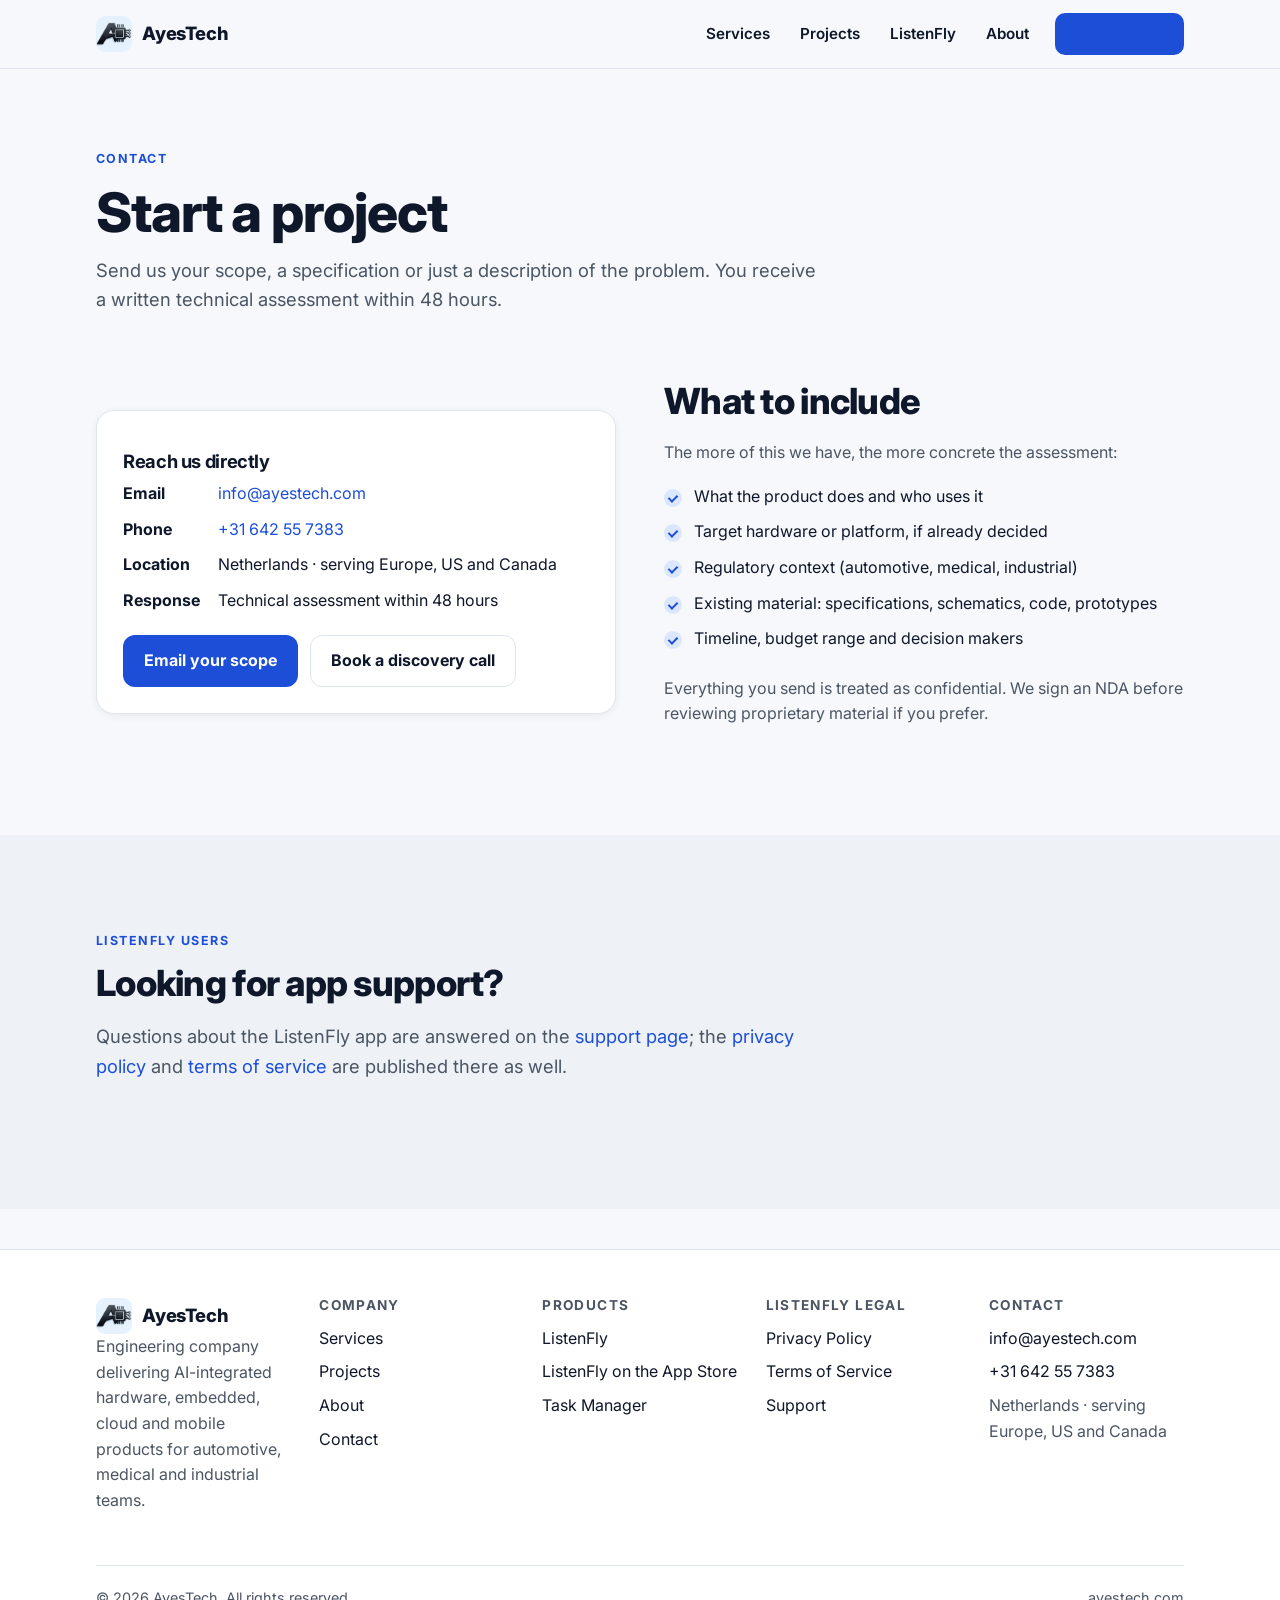
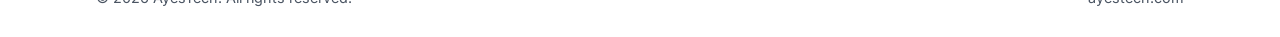
<file: contact/index.html>
<!doctype html>
<html lang="en">
<head>
<meta charset="utf-8">
<meta name="viewport" content="width=device-width, initial-scale=1">
<title>Contact – AyesTech</title>
<meta name="description" content="Start a project with AyesTech: send your scope and receive a written technical assessment within 48 hours. info@ayestech.com, Netherlands.">
<link rel="canonical" href="https://ayestech.com/contact/">
<meta property="og:type" content="website">
<meta property="og:site_name" content="AyesTech">
<meta property="og:title" content="Contact – AyesTech">
<meta property="og:description" content="Start a project with AyesTech: send your scope and receive a written technical assessment within 48 hours. info@ayestech.com, Netherlands.">
<meta property="og:url" content="https://ayestech.com/contact/">
<meta property="og:image" content="https://ayestech.com/assets/og-image.png">
<meta name="theme-color" content="#f6f8fb" media="(prefers-color-scheme: light)">
<meta name="theme-color" content="#0b1020" media="(prefers-color-scheme: dark)">
<link rel="icon" href="/assets/icon-192.png" type="image/png">
<link rel="apple-touch-icon" href="/assets/icon-180.png">
<link rel="preconnect" href="https://fonts.googleapis.com">
<link rel="preconnect" href="https://fonts.gstatic.com" crossorigin>
<link rel="stylesheet" href="https://fonts.googleapis.com/css2?family=Inter:wght@400;500;600;700;800&display=swap">
<style>
:root{
  --bg:#f6f8fb;--surface:#ffffff;--surface-2:#eef2f7;--text:#0f172a;--muted:#4b5563;--line:#dfe5ee;
  --brand:#0f172a;--accent:#1d4ed8;--accent-strong:#1e40af;--accent-soft:#dbe7ff;--accent-ink:#ffffff;
  --ok:#047857;--radius:18px;--radius-sm:12px;--shadow:0 12px 32px rgba(15,23,42,.08);--shadow-sm:0 2px 8px rgba(15,23,42,.06);
  --max:1120px;--gutter:16px;color-scheme:light dark;
}
@media (prefers-color-scheme: dark){
  :root:not([data-theme="light"]){
    --bg:#0b1020;--surface:#121a2e;--surface-2:#182239;--text:#e6eaf2;--muted:#a3adc2;--line:#24304a;
    --brand:#e6eaf2;--accent:#6ea0ff;--accent-strong:#8bb3ff;--accent-soft:#1b2a52;--accent-ink:#0b1020;
    --ok:#34d399;--shadow:0 12px 32px rgba(0,0,0,.35);--shadow-sm:0 2px 8px rgba(0,0,0,.3);
  }
}
:root[data-theme="dark"]{
  --bg:#0b1020;--surface:#121a2e;--surface-2:#182239;--text:#e6eaf2;--muted:#a3adc2;--line:#24304a;
  --brand:#e6eaf2;--accent:#6ea0ff;--accent-strong:#8bb3ff;--accent-soft:#1b2a52;--accent-ink:#0b1020;
  --ok:#34d399;--shadow:0 12px 32px rgba(0,0,0,.35);--shadow-sm:0 2px 8px rgba(0,0,0,.3);
}
*,*::before,*::after{box-sizing:border-box}
html{scroll-behavior:smooth;-webkit-text-size-adjust:100%}
body{margin:0;background:var(--bg);color:var(--text);font:16px/1.6 "Inter",-apple-system,BlinkMacSystemFont,"Segoe UI",Roboto,Helvetica,Arial,sans-serif;overflow-x:hidden}
img{max-width:100%;height:auto;display:block}
a{color:var(--accent);text-decoration:none}
a:hover{text-decoration:underline}
h1,h2,h3,h4{line-height:1.15;margin:0 0 .5em;letter-spacing:-.02em;color:var(--text)}
h1{font-size:clamp(2rem,5.2vw,3.4rem);font-weight:800}
h2{font-size:clamp(1.6rem,3.4vw,2.25rem);font-weight:800}
h3{font-size:1.15rem;font-weight:700}
p{margin:0 0 1em}
ul{padding-left:1.2em}
.container{width:100%;max-width:var(--max);margin:0 auto;padding:0 var(--gutter)}
.skip{position:absolute;left:-999px;top:8px;background:var(--accent);color:var(--accent-ink);padding:8px 12px;border-radius:8px;z-index:100}
.skip:focus{left:8px}

/* Header */
.site-header{position:sticky;top:0;z-index:50;background:color-mix(in srgb,var(--bg) 86%,transparent);backdrop-filter:saturate(180%) blur(14px);-webkit-backdrop-filter:saturate(180%) blur(14px);border-bottom:1px solid var(--line)}
.nav{display:flex;align-items:center;justify-content:space-between;gap:16px;height:68px}
.brand{display:flex;align-items:center;gap:10px;font-weight:800;font-size:1.15rem;color:var(--text);letter-spacing:-.01em}
.brand:hover{text-decoration:none}
.brand img{width:36px;height:36px;border-radius:9px}
.site-nav{display:flex;align-items:center;gap:6px}
.site-nav a{color:var(--text);font-weight:600;padding:8px 12px;border-radius:10px;font-size:.95rem}
.site-nav a:hover{background:var(--surface-2);text-decoration:none}
.site-nav a[aria-current="page"]{color:var(--accent)}
.site-nav .btn{margin-left:8px}
.nav-toggle{display:none;width:44px;height:44px;border:1px solid var(--line);background:var(--surface);border-radius:12px;cursor:pointer;padding:0;align-items:center;justify-content:center;flex-direction:column;gap:5px}
.nav-toggle span{display:block;width:20px;height:2px;background:var(--text);border-radius:2px;transition:transform .2s,opacity .2s}
.nav-toggle[aria-expanded="true"] span:nth-child(1){transform:translateY(7px) rotate(45deg)}
.nav-toggle[aria-expanded="true"] span:nth-child(2){opacity:0}
.nav-toggle[aria-expanded="true"] span:nth-child(3){transform:translateY(-7px) rotate(-45deg)}
@media (max-width: 880px){
  .nav-toggle{display:flex}
  .site-nav{position:absolute;left:0;right:0;top:68px;display:none;flex-direction:column;align-items:stretch;gap:2px;padding:10px var(--gutter) 16px;background:var(--surface);border-bottom:1px solid var(--line);box-shadow:var(--shadow)}
  .site-nav.open{display:flex}
  .site-nav a{padding:13px 12px;font-size:1.05rem}
  .site-nav .btn{margin:8px 0 0;text-align:center}
}

/* Buttons */
.btn{display:inline-flex;align-items:center;justify-content:center;gap:8px;padding:12px 20px;border-radius:12px;font-weight:700;border:1px solid transparent;cursor:pointer;transition:transform .15s,box-shadow .15s,background .15s}
.btn:hover{text-decoration:none;transform:translateY(-1px)}
.btn-primary{background:var(--accent);color:var(--accent-ink)}
.btn-primary:hover{background:var(--accent-strong);box-shadow:var(--shadow-sm)}
.btn-secondary{background:var(--surface);color:var(--text);border-color:var(--line)}
.btn-secondary:hover{background:var(--surface-2)}
.btn-sm{padding:9px 14px;font-size:.92rem}
.btn-row{display:flex;flex-wrap:wrap;gap:12px}

/* Layout blocks */
section{padding:64px 0}
@media (min-width: 880px){section{padding:92px 0}}
.section-head{max-width:720px;margin-bottom:36px}
.eyebrow{display:inline-block;font-size:.78rem;font-weight:700;letter-spacing:.12em;text-transform:uppercase;color:var(--accent);margin-bottom:12px}
.lead{font-size:1.15rem;color:var(--muted);max-width:60ch}
.grid{display:grid;gap:18px}
.grid-2{grid-template-columns:repeat(auto-fit,minmax(min(100%,300px),1fr))}
.grid-3{grid-template-columns:repeat(auto-fit,minmax(min(100%,280px),1fr))}
.grid-4{grid-template-columns:repeat(auto-fit,minmax(min(100%,220px),1fr))}
.card{background:var(--surface);border:1px solid var(--line);border-radius:var(--radius);padding:26px;box-shadow:var(--shadow-sm);transition:transform .2s,box-shadow .2s,border-color .2s}
.card:hover{transform:translateY(-3px);box-shadow:var(--shadow);border-color:color-mix(in srgb,var(--accent) 35%,var(--line))}
.card h3{margin-top:14px}
.card p{color:var(--muted);margin-bottom:0}
.card .icon{width:44px;height:44px;border-radius:12px;background:var(--accent-soft);color:var(--accent);display:flex;align-items:center;justify-content:center}
.card .icon svg{width:22px;height:22px}
.card ul{color:var(--muted);margin:12px 0 0;padding-left:1.1em}
.card li{margin:4px 0}
a.card{color:inherit;display:block}
a.card:hover{text-decoration:none}
.card .more{display:inline-block;margin-top:14px;color:var(--accent);font-weight:600}
.muted{color:var(--muted)}
.alt{background:var(--surface-2)}
.tight{padding-top:0}

/* Hero */
.hero{padding:56px 0 48px;position:relative;overflow:hidden}
@media (min-width: 880px){.hero{padding:96px 0 80px}}
.hero::before{content:"";position:absolute;inset:0;background:
  radial-gradient(600px 300px at 10% 0%,color-mix(in srgb,var(--accent) 16%,transparent),transparent 70%),
  radial-gradient(500px 260px at 90% 20%,color-mix(in srgb,var(--accent) 10%,transparent),transparent 70%);pointer-events:none}
.hero .container{position:relative;display:grid;gap:36px;align-items:center}
@media (min-width: 960px){.hero .container{grid-template-columns:1.15fr .85fr}}
.hero h1{margin-bottom:18px}
.hero .lead{font-size:1.2rem;margin-bottom:26px}
.panel{background:var(--surface);border:1px solid var(--line);border-radius:var(--radius);padding:22px;box-shadow:var(--shadow)}
.stats{display:grid;grid-template-columns:repeat(auto-fit,minmax(140px,1fr));gap:14px}
.stat{padding:14px;border-radius:var(--radius-sm);background:var(--surface-2)}
.stat b{display:block;font-size:clamp(1.25rem,4.6vw,1.6rem);font-weight:800;letter-spacing:-.02em;color:var(--text);white-space:nowrap}
.stat span{font-size:.9rem;color:var(--muted)}
.panel .foot{margin:16px 0 0;font-size:.9rem;color:var(--muted)}
.strip{border-top:1px solid var(--line);border-bottom:1px solid var(--line);background:var(--surface);padding:16px 0}
.strip .container{display:flex;flex-wrap:wrap;gap:8px 22px;justify-content:center;font-weight:600;font-size:.92rem;color:var(--muted)}
.strip span::before{content:"";display:inline-block;width:6px;height:6px;border-radius:50%;background:var(--accent);margin-right:8px;vertical-align:middle}

/* Feature rows */
.split{display:grid;gap:28px;align-items:center}
@media (min-width: 900px){.split{grid-template-columns:1fr 1fr;gap:48px}.split.rev > :first-child{order:2}}
.split img{border-radius:var(--radius)}
.checks{list-style:none;padding:0;margin:18px 0 24px}
.checks li{padding-left:30px;position:relative;margin:10px 0;color:var(--text)}
.checks li::before{content:"";position:absolute;left:0;top:5px;width:18px;height:18px;border-radius:50%;background:var(--accent-soft)}
.checks li::after{content:"";position:absolute;left:6px;top:9px;width:6px;height:9px;border:solid var(--accent);border-width:0 2px 2px 0;transform:rotate(45deg)}

/* Steps */
.steps{counter-reset:step}
.step{position:relative;padding-top:8px}
.step .num{font-size:.8rem;font-weight:800;letter-spacing:.12em;color:var(--accent)}
.step h3{margin:6px 0 4px}
.step .sub{font-weight:600;color:var(--text);margin:0 0 6px}

/* Product card */
.product{display:grid;gap:28px;align-items:center;background:var(--surface);border:1px solid var(--line);border-radius:24px;padding:28px;box-shadow:var(--shadow)}
@media (min-width: 900px){.product{grid-template-columns:1fr 1fr;padding:44px}}
.product .app{display:flex;align-items:center;gap:14px;margin-bottom:14px}
.product .app img{width:56px;height:56px;border-radius:14px;box-shadow:var(--shadow-sm)}
.product .app b{font-size:1.25rem}
.product .app span{display:block;color:var(--muted);font-size:.9rem}

/* CTA band */
.cta{background:linear-gradient(135deg,#0f172a,#1e3a8a);color:#fff;border-radius:24px;padding:36px 28px;display:grid;gap:22px;align-items:center}
@media (min-width: 900px){.cta{grid-template-columns:1.3fr .7fr;padding:52px}}
.cta h2,.cta p{color:#fff}
.cta p{color:#c7d2fe}
.cta .btn-primary{background:#fff;color:#0f172a}
.cta .btn-primary:hover{background:#e0e7ff}
.cta .btn-secondary{background:transparent;color:#fff;border-color:rgba(255,255,255,.35)}
.cta .btn-secondary:hover{background:rgba(255,255,255,.08)}
.cta ul{margin:0;padding-left:1.1em;color:#e0e7ff}

/* Page header */
.page-head{padding:52px 0 36px}
@media (min-width: 880px){.page-head{padding:76px 0 48px}}
.page-head h1{margin-bottom:12px}

/* Prose (legal pages) */
.prose{max-width:760px}
.prose h2{font-size:1.35rem;margin-top:2.2em}
.prose h2 .n{display:inline-block;min-width:34px;height:34px;line-height:34px;text-align:center;border-radius:10px;background:var(--accent-soft);color:var(--accent);font-size:.95rem;margin-right:10px;vertical-align:middle}
.prose p,.prose li{color:var(--text)}
.prose .summary{background:var(--surface);border:1px solid var(--line);border-left:4px solid var(--accent);border-radius:var(--radius-sm);padding:18px 20px}
.prose .meta{color:var(--muted);font-size:.95rem}
.toc{background:var(--surface);border:1px solid var(--line);border-radius:var(--radius-sm);padding:16px 20px;margin:24px 0}
.toc ol{margin:0;padding-left:1.3em;columns:2;column-gap:28px}
@media (max-width: 640px){.toc ol{columns:1}}
.toc li{margin:4px 0;break-inside:avoid}
.subnav{display:flex;flex-wrap:wrap;gap:8px;margin:0 0 8px}
.subnav a{padding:7px 12px;border:1px solid var(--line);border-radius:999px;background:var(--surface);color:var(--text);font-size:.9rem;font-weight:600}
.subnav a[aria-current="page"]{border-color:var(--accent);color:var(--accent)}
.subnav a:hover{text-decoration:none;background:var(--surface-2)}

/* Contact */
.contact-card dl{margin:0;display:grid;grid-template-columns:auto 1fr;gap:10px 18px}
.contact-card dt{font-weight:700}
.contact-card dd{margin:0}

/* Footer */
.site-footer{border-top:1px solid var(--line);background:var(--surface);padding:48px 0 28px;margin-top:40px}
.footer-grid{display:grid;gap:28px;grid-template-columns:repeat(auto-fit,minmax(min(100%,180px),1fr))}
.footer-grid h4{font-size:.85rem;letter-spacing:.1em;text-transform:uppercase;color:var(--muted);margin-bottom:12px}
.footer-grid ul{list-style:none;padding:0;margin:0}
.footer-grid li{margin:8px 0}
.footer-grid a{color:var(--text)}
.footer-brand p{color:var(--muted);max-width:34ch}
.footer-bottom{display:flex;flex-wrap:wrap;gap:10px 20px;justify-content:space-between;margin-top:36px;padding-top:20px;border-top:1px solid var(--line);color:var(--muted);font-size:.9rem}

/* Reveal */
@media (prefers-reduced-motion: no-preference){
  .reveal{opacity:0;transform:translateY(14px);transition:opacity .5s ease,transform .5s ease}
  .reveal.in{opacity:1;transform:none}
}
</style>

</head>
<body>
<a class="skip" href="#main">Skip to content</a>
<header class="site-header">
  <div class="container nav">
    <a class="brand" href="/"><img src="/assets/ayestech-logo.png" alt="" width="36" height="36">AyesTech</a>
    <button class="nav-toggle" type="button" aria-expanded="false" aria-controls="site-nav" aria-label="Open menu"><span></span><span></span><span></span></button>
    <nav id="site-nav" class="site-nav" aria-label="Main">
      <a href="/services/">Services</a><a href="/projects/">Projects</a><a href="/pdf-reader/">ListenFly</a><a href="/about/">About</a>
      <a class="btn btn-primary btn-sm" href="/contact/">Start a project</a>
    </nav>
  </div>
</header>
<main id="main">

<section class="page-head">
  <div class="container">
    <span class="eyebrow">Contact</span>
    <h1>Start a project</h1>
    <p class="lead">Send us your scope, a specification or just a description of the problem. You receive a written technical assessment within 48 hours.</p>
  </div>
</section>
<section class="tight">
  <div class="container">
    <div class="split">
      <div class="card contact-card">
        <h3>Reach us directly</h3>
        <dl>
          <dt>Email</dt><dd><a href="mailto:info@ayestech.com?subject=Project%20enquiry">info@ayestech.com</a></dd>
          <dt>Phone</dt><dd><a href="tel:+31642557383">+31 642 55 7383</a></dd>
          <dt>Location</dt><dd>Netherlands · serving Europe, US and Canada</dd>
          <dt>Response</dt><dd>Technical assessment within 48 hours</dd>
        </dl>
        <div class="btn-row" style="margin-top:22px">
          <a class="btn btn-primary" href="mailto:info@ayestech.com?subject=Project%20enquiry">Email your scope</a>
          <a class="btn btn-secondary" href="mailto:info@ayestech.com?subject=Discovery%20call">Book a discovery call</a>
        </div>
      </div>
      <div>
        <h2>What to include</h2>
        <p class="muted">The more of this we have, the more concrete the assessment:</p>
        <ul class="checks">
          <li>What the product does and who uses it</li>
          <li>Target hardware or platform, if already decided</li>
          <li>Regulatory context (automotive, medical, industrial)</li>
          <li>Existing material: specifications, schematics, code, prototypes</li>
          <li>Timeline, budget range and decision makers</li>
        </ul>
        <p class="muted">Everything you send is treated as confidential. We sign an NDA before reviewing proprietary material if you prefer.</p>
      </div>
    </div>
  </div>
</section>
<section class="alt">
  <div class="container">
    <div class="section-head">
      <span class="eyebrow">ListenFly users</span>
      <h2>Looking for app support?</h2>
      <p class="lead">Questions about the ListenFly app are answered on the <a href="/pdf-reader/support/">support page</a>; the <a href="/pdf-reader/privacy/">privacy policy</a> and <a href="/pdf-reader/terms/">terms of service</a> are published there as well.</p>
    </div>
  </div>
</section>

</main>
<footer class="site-footer">
  <div class="container">
    <div class="footer-grid">
      <div class="footer-brand">
        <a class="brand" href="/"><img src="/assets/ayestech-logo.png" alt="" width="36" height="36">AyesTech</a>
        <p>Engineering company delivering AI-integrated hardware, embedded, cloud and mobile products for automotive, medical and industrial teams.</p>
      </div>
      <div>
        <h4>Company</h4>
        <ul>
          <li><a href="/services/">Services</a></li>
          <li><a href="/projects/">Projects</a></li>
          <li><a href="/about/">About</a></li>
          <li><a href="/contact/">Contact</a></li>
        </ul>
      </div>
      <div>
        <h4>Products</h4>
        <ul>
          <li><a href="https://listenfly.ayestech.com">ListenFly</a></li>
          <li><a href="https://apps.apple.com/app/listenfly/id6795153598">ListenFly on the App Store</a></li>
          <li><a href="https://taskmanager.ayestech.com/">Task Manager</a></li>
        </ul>
      </div>
      <div>
        <h4>ListenFly legal</h4>
        <ul>
          <li><a href="/pdf-reader/privacy/">Privacy Policy</a></li>
          <li><a href="/pdf-reader/terms/">Terms of Service</a></li>
          <li><a href="/pdf-reader/support/">Support</a></li>
        </ul>
      </div>
      <div>
        <h4>Contact</h4>
        <ul>
          <li><a href="mailto:info@ayestech.com">info@ayestech.com</a></li>
          <li><a href="tel:+31642557383">+31 642 55 7383</a></li>
          <li class="muted">Netherlands · serving Europe, US and Canada</li>
        </ul>
      </div>
    </div>
    <div class="footer-bottom">
      <span>© 2026 AyesTech. All rights reserved.</span>
      <span>ayestech.com</span>
    </div>
  </div>
</footer>
<script>
(function(){
  var toggle=document.querySelector('.nav-toggle'),nav=document.getElementById('site-nav');
  if(toggle&&nav){
    toggle.addEventListener('click',function(){
      var open=nav.classList.toggle('open');toggle.setAttribute('aria-expanded',open?'true':'false');
    });
    nav.querySelectorAll('a').forEach(function(a){a.addEventListener('click',function(){nav.classList.remove('open');toggle.setAttribute('aria-expanded','false');});});
    document.addEventListener('keydown',function(e){if(e.key==='Escape'){nav.classList.remove('open');toggle.setAttribute('aria-expanded','false');}});
    document.addEventListener('click',function(e){if(!nav.contains(e.target)&&!toggle.contains(e.target)){nav.classList.remove('open');toggle.setAttribute('aria-expanded','false');}});
  }
  var path=location.pathname.replace(/index\.html$/,'');
  document.querySelectorAll('.site-nav a').forEach(function(a){
    var href=a.getAttribute('href');
    if(href&&href.indexOf('/')===0&&(href===path||(href!=='/'&&path.indexOf(href)===0))){a.setAttribute('aria-current','page');}
  });
  document.querySelectorAll('.subnav a').forEach(function(a){
    if(a.getAttribute('href')===path){a.setAttribute('aria-current','page');}else{a.removeAttribute('aria-current');}
  });
  if('IntersectionObserver' in window){
    var io=new IntersectionObserver(function(entries){entries.forEach(function(en){if(en.isIntersecting){en.target.classList.add('in');io.unobserve(en.target);}});},{rootMargin:'0px 0px -8% 0px'});
    document.querySelectorAll('.reveal').forEach(function(el){io.observe(el);});
  }else{document.querySelectorAll('.reveal').forEach(function(el){el.classList.add('in');});}
})();
</script>
</body>
</html>
</file>
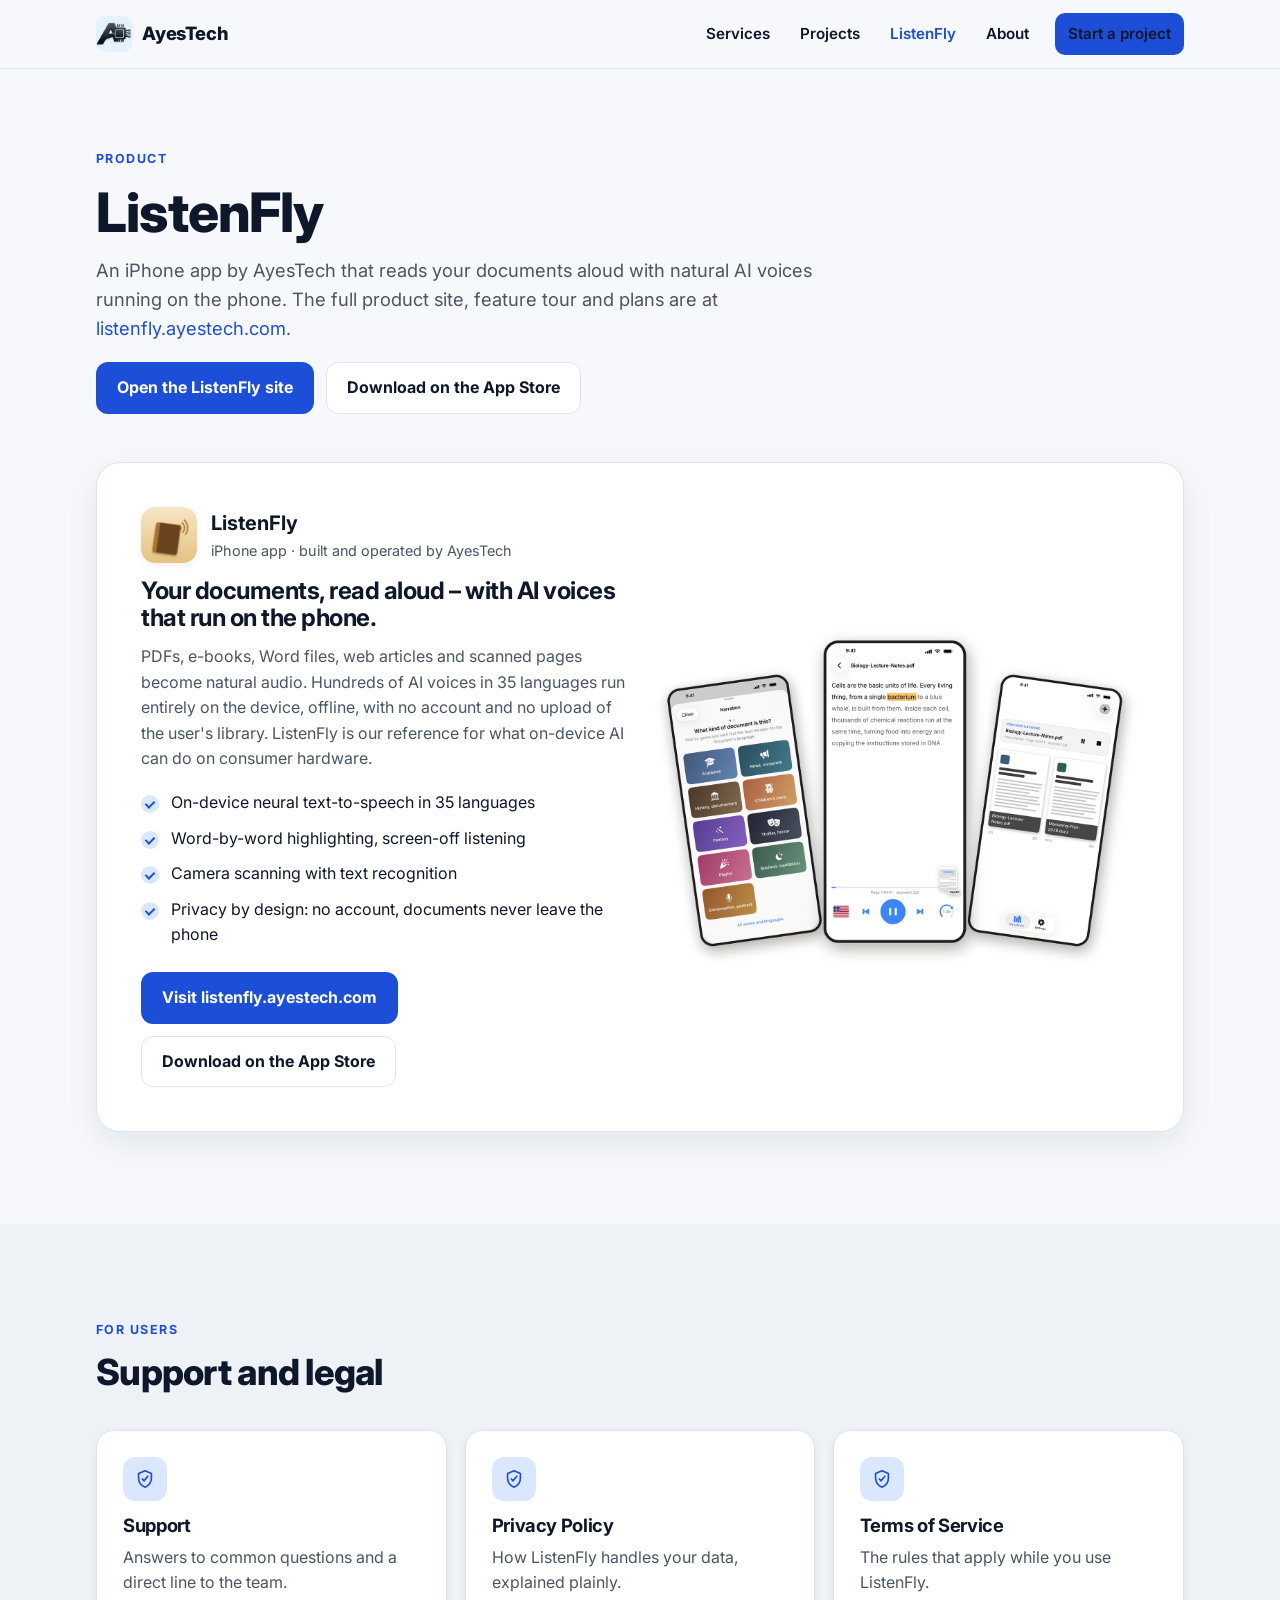
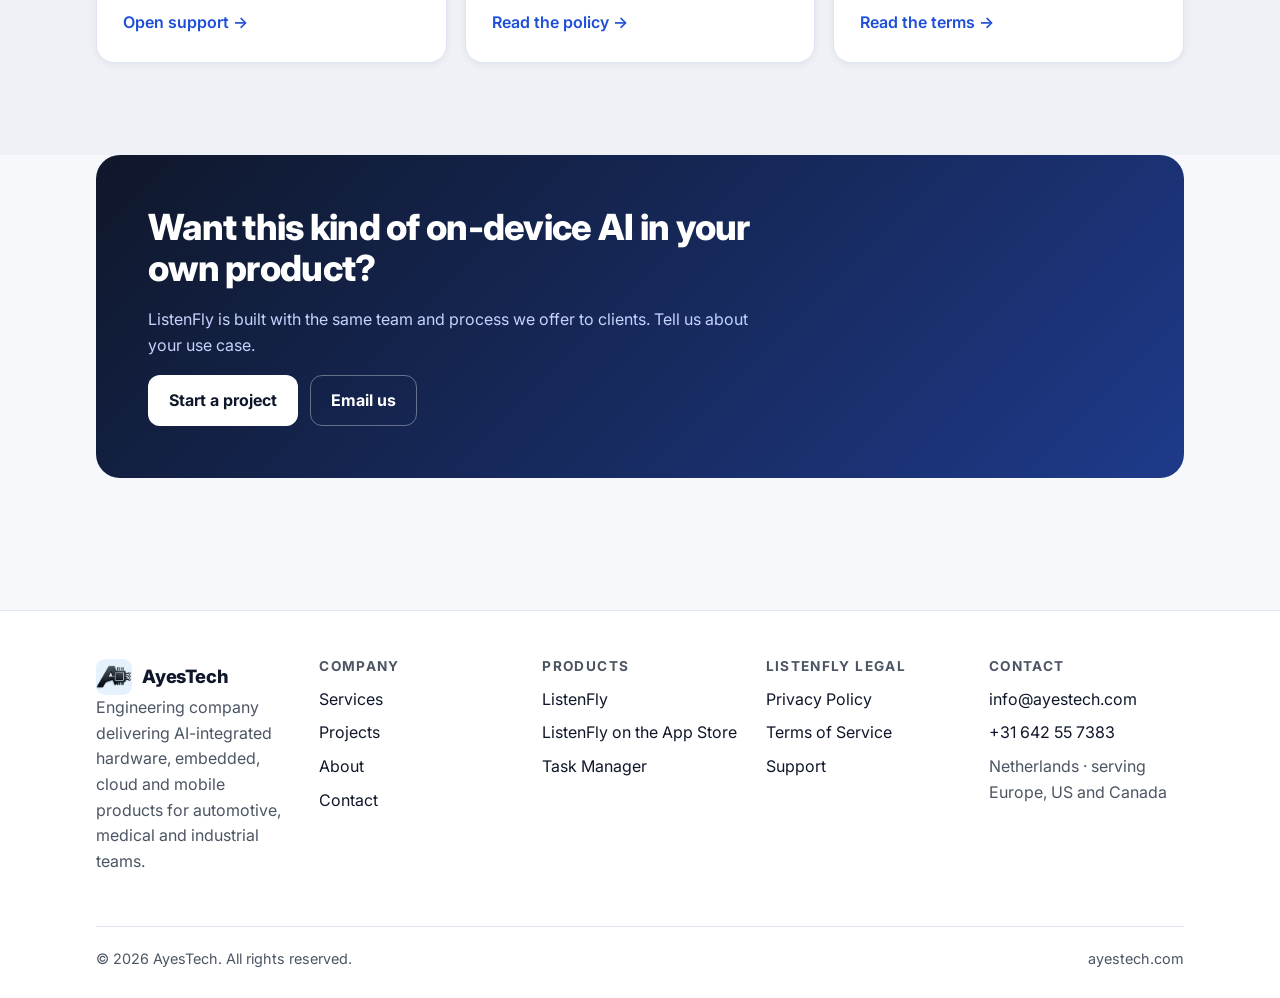
<file: pdf-reader/index.html>
<!doctype html>
<html lang="en">
<head>
<meta charset="utf-8">
<meta name="viewport" content="width=device-width, initial-scale=1">
<title>ListenFly – AyesTech</title>
<meta name="description" content="ListenFly by AyesTech: an iPhone app that reads PDFs, e-books, Word files, web articles and scanned pages aloud with on-device AI voices in 35 languages. Product site: listenfly.ayestech.com.">
<link rel="canonical" href="https://ayestech.com/pdf-reader/">
<meta property="og:type" content="website">
<meta property="og:site_name" content="AyesTech">
<meta property="og:title" content="ListenFly – AyesTech">
<meta property="og:description" content="ListenFly by AyesTech: an iPhone app that reads PDFs, e-books, Word files, web articles and scanned pages aloud with on-device AI voices in 35 languages. Product site: listenfly.ayestech.com.">
<meta property="og:url" content="https://ayestech.com/pdf-reader/">
<meta property="og:image" content="https://ayestech.com/assets/og-image.png">
<meta name="theme-color" content="#f6f8fb" media="(prefers-color-scheme: light)">
<meta name="theme-color" content="#0b1020" media="(prefers-color-scheme: dark)">
<link rel="icon" href="/assets/icon-192.png" type="image/png">
<link rel="apple-touch-icon" href="/assets/icon-180.png">
<link rel="preconnect" href="https://fonts.googleapis.com">
<link rel="preconnect" href="https://fonts.gstatic.com" crossorigin>
<link rel="stylesheet" href="https://fonts.googleapis.com/css2?family=Inter:wght@400;500;600;700;800&display=swap">
<style>
:root{
  --bg:#f6f8fb;--surface:#ffffff;--surface-2:#eef2f7;--text:#0f172a;--muted:#4b5563;--line:#dfe5ee;
  --brand:#0f172a;--accent:#1d4ed8;--accent-strong:#1e40af;--accent-soft:#dbe7ff;--accent-ink:#ffffff;
  --ok:#047857;--radius:18px;--radius-sm:12px;--shadow:0 12px 32px rgba(15,23,42,.08);--shadow-sm:0 2px 8px rgba(15,23,42,.06);
  --max:1120px;--gutter:16px;color-scheme:light dark;
}
@media (prefers-color-scheme: dark){
  :root:not([data-theme="light"]){
    --bg:#0b1020;--surface:#121a2e;--surface-2:#182239;--text:#e6eaf2;--muted:#a3adc2;--line:#24304a;
    --brand:#e6eaf2;--accent:#6ea0ff;--accent-strong:#8bb3ff;--accent-soft:#1b2a52;--accent-ink:#0b1020;
    --ok:#34d399;--shadow:0 12px 32px rgba(0,0,0,.35);--shadow-sm:0 2px 8px rgba(0,0,0,.3);
  }
}
:root[data-theme="dark"]{
  --bg:#0b1020;--surface:#121a2e;--surface-2:#182239;--text:#e6eaf2;--muted:#a3adc2;--line:#24304a;
  --brand:#e6eaf2;--accent:#6ea0ff;--accent-strong:#8bb3ff;--accent-soft:#1b2a52;--accent-ink:#0b1020;
  --ok:#34d399;--shadow:0 12px 32px rgba(0,0,0,.35);--shadow-sm:0 2px 8px rgba(0,0,0,.3);
}
*,*::before,*::after{box-sizing:border-box}
html{scroll-behavior:smooth;-webkit-text-size-adjust:100%}
body{margin:0;background:var(--bg);color:var(--text);font:16px/1.6 "Inter",-apple-system,BlinkMacSystemFont,"Segoe UI",Roboto,Helvetica,Arial,sans-serif;overflow-x:hidden}
img{max-width:100%;height:auto;display:block}
a{color:var(--accent);text-decoration:none}
a:hover{text-decoration:underline}
h1,h2,h3,h4{line-height:1.15;margin:0 0 .5em;letter-spacing:-.02em;color:var(--text)}
h1{font-size:clamp(2rem,5.2vw,3.4rem);font-weight:800}
h2{font-size:clamp(1.6rem,3.4vw,2.25rem);font-weight:800}
h3{font-size:1.15rem;font-weight:700}
p{margin:0 0 1em}
ul{padding-left:1.2em}
.container{width:100%;max-width:var(--max);margin:0 auto;padding:0 var(--gutter)}
.skip{position:absolute;left:-999px;top:8px;background:var(--accent);color:var(--accent-ink);padding:8px 12px;border-radius:8px;z-index:100}
.skip:focus{left:8px}

/* Header */
.site-header{position:sticky;top:0;z-index:50;background:color-mix(in srgb,var(--bg) 86%,transparent);backdrop-filter:saturate(180%) blur(14px);-webkit-backdrop-filter:saturate(180%) blur(14px);border-bottom:1px solid var(--line)}
.nav{display:flex;align-items:center;justify-content:space-between;gap:16px;height:68px}
.brand{display:flex;align-items:center;gap:10px;font-weight:800;font-size:1.15rem;color:var(--text);letter-spacing:-.01em}
.brand:hover{text-decoration:none}
.brand img{width:36px;height:36px;border-radius:9px}
.site-nav{display:flex;align-items:center;gap:6px}
.site-nav a{color:var(--text);font-weight:600;padding:8px 12px;border-radius:10px;font-size:.95rem}
.site-nav a:hover{background:var(--surface-2);text-decoration:none}
.site-nav a[aria-current="page"]{color:var(--accent)}
.site-nav .btn{margin-left:8px}
.nav-toggle{display:none;width:44px;height:44px;border:1px solid var(--line);background:var(--surface);border-radius:12px;cursor:pointer;padding:0;align-items:center;justify-content:center;flex-direction:column;gap:5px}
.nav-toggle span{display:block;width:20px;height:2px;background:var(--text);border-radius:2px;transition:transform .2s,opacity .2s}
.nav-toggle[aria-expanded="true"] span:nth-child(1){transform:translateY(7px) rotate(45deg)}
.nav-toggle[aria-expanded="true"] span:nth-child(2){opacity:0}
.nav-toggle[aria-expanded="true"] span:nth-child(3){transform:translateY(-7px) rotate(-45deg)}
@media (max-width: 880px){
  .nav-toggle{display:flex}
  .site-nav{position:absolute;left:0;right:0;top:68px;display:none;flex-direction:column;align-items:stretch;gap:2px;padding:10px var(--gutter) 16px;background:var(--surface);border-bottom:1px solid var(--line);box-shadow:var(--shadow)}
  .site-nav.open{display:flex}
  .site-nav a{padding:13px 12px;font-size:1.05rem}
  .site-nav .btn{margin:8px 0 0;text-align:center}
}

/* Buttons */
.btn{display:inline-flex;align-items:center;justify-content:center;gap:8px;padding:12px 20px;border-radius:12px;font-weight:700;border:1px solid transparent;cursor:pointer;transition:transform .15s,box-shadow .15s,background .15s}
.btn:hover{text-decoration:none;transform:translateY(-1px)}
.btn-primary{background:var(--accent);color:var(--accent-ink)}
.btn-primary:hover{background:var(--accent-strong);box-shadow:var(--shadow-sm)}
.btn-secondary{background:var(--surface);color:var(--text);border-color:var(--line)}
.btn-secondary:hover{background:var(--surface-2)}
.btn-sm{padding:9px 14px;font-size:.92rem}
.btn-row{display:flex;flex-wrap:wrap;gap:12px}

/* Layout blocks */
section{padding:64px 0}
@media (min-width: 880px){section{padding:92px 0}}
.section-head{max-width:720px;margin-bottom:36px}
.eyebrow{display:inline-block;font-size:.78rem;font-weight:700;letter-spacing:.12em;text-transform:uppercase;color:var(--accent);margin-bottom:12px}
.lead{font-size:1.15rem;color:var(--muted);max-width:60ch}
.grid{display:grid;gap:18px}
.grid-2{grid-template-columns:repeat(auto-fit,minmax(min(100%,300px),1fr))}
.grid-3{grid-template-columns:repeat(auto-fit,minmax(min(100%,280px),1fr))}
.grid-4{grid-template-columns:repeat(auto-fit,minmax(min(100%,220px),1fr))}
.card{background:var(--surface);border:1px solid var(--line);border-radius:var(--radius);padding:26px;box-shadow:var(--shadow-sm);transition:transform .2s,box-shadow .2s,border-color .2s}
.card:hover{transform:translateY(-3px);box-shadow:var(--shadow);border-color:color-mix(in srgb,var(--accent) 35%,var(--line))}
.card h3{margin-top:14px}
.card p{color:var(--muted);margin-bottom:0}
.card .icon{width:44px;height:44px;border-radius:12px;background:var(--accent-soft);color:var(--accent);display:flex;align-items:center;justify-content:center}
.card .icon svg{width:22px;height:22px}
.card ul{color:var(--muted);margin:12px 0 0;padding-left:1.1em}
.card li{margin:4px 0}
a.card{color:inherit;display:block}
a.card:hover{text-decoration:none}
.card .more{display:inline-block;margin-top:14px;color:var(--accent);font-weight:600}
.muted{color:var(--muted)}
.alt{background:var(--surface-2)}
.tight{padding-top:0}

/* Hero */
.hero{padding:56px 0 48px;position:relative;overflow:hidden}
@media (min-width: 880px){.hero{padding:96px 0 80px}}
.hero::before{content:"";position:absolute;inset:0;background:
  radial-gradient(600px 300px at 10% 0%,color-mix(in srgb,var(--accent) 16%,transparent),transparent 70%),
  radial-gradient(500px 260px at 90% 20%,color-mix(in srgb,var(--accent) 10%,transparent),transparent 70%);pointer-events:none}
.hero .container{position:relative;display:grid;gap:36px;align-items:center}
@media (min-width: 960px){.hero .container{grid-template-columns:1.15fr .85fr}}
.hero h1{margin-bottom:18px}
.hero .lead{font-size:1.2rem;margin-bottom:26px}
.panel{background:var(--surface);border:1px solid var(--line);border-radius:var(--radius);padding:22px;box-shadow:var(--shadow)}
.stats{display:grid;grid-template-columns:repeat(auto-fit,minmax(140px,1fr));gap:14px}
.stat{padding:14px;border-radius:var(--radius-sm);background:var(--surface-2)}
.stat b{display:block;font-size:clamp(1.25rem,4.6vw,1.6rem);font-weight:800;letter-spacing:-.02em;color:var(--text);white-space:nowrap}
.stat span{font-size:.9rem;color:var(--muted)}
.panel .foot{margin:16px 0 0;font-size:.9rem;color:var(--muted)}
.strip{border-top:1px solid var(--line);border-bottom:1px solid var(--line);background:var(--surface);padding:16px 0}
.strip .container{display:flex;flex-wrap:wrap;gap:8px 22px;justify-content:center;font-weight:600;font-size:.92rem;color:var(--muted)}
.strip span::before{content:"";display:inline-block;width:6px;height:6px;border-radius:50%;background:var(--accent);margin-right:8px;vertical-align:middle}

/* Feature rows */
.split{display:grid;gap:28px;align-items:center}
@media (min-width: 900px){.split{grid-template-columns:1fr 1fr;gap:48px}.split.rev > :first-child{order:2}}
.split img{border-radius:var(--radius)}
.checks{list-style:none;padding:0;margin:18px 0 24px}
.checks li{padding-left:30px;position:relative;margin:10px 0;color:var(--text)}
.checks li::before{content:"";position:absolute;left:0;top:5px;width:18px;height:18px;border-radius:50%;background:var(--accent-soft)}
.checks li::after{content:"";position:absolute;left:6px;top:9px;width:6px;height:9px;border:solid var(--accent);border-width:0 2px 2px 0;transform:rotate(45deg)}

/* Steps */
.steps{counter-reset:step}
.step{position:relative;padding-top:8px}
.step .num{font-size:.8rem;font-weight:800;letter-spacing:.12em;color:var(--accent)}
.step h3{margin:6px 0 4px}
.step .sub{font-weight:600;color:var(--text);margin:0 0 6px}

/* Product card */
.product{display:grid;gap:28px;align-items:center;background:var(--surface);border:1px solid var(--line);border-radius:24px;padding:28px;box-shadow:var(--shadow)}
@media (min-width: 900px){.product{grid-template-columns:1fr 1fr;padding:44px}}
.product .app{display:flex;align-items:center;gap:14px;margin-bottom:14px}
.product .app img{width:56px;height:56px;border-radius:14px;box-shadow:var(--shadow-sm)}
.product .app b{font-size:1.25rem}
.product .app span{display:block;color:var(--muted);font-size:.9rem}

/* CTA band */
.cta{background:linear-gradient(135deg,#0f172a,#1e3a8a);color:#fff;border-radius:24px;padding:36px 28px;display:grid;gap:22px;align-items:center}
@media (min-width: 900px){.cta{grid-template-columns:1.3fr .7fr;padding:52px}}
.cta h2,.cta p{color:#fff}
.cta p{color:#c7d2fe}
.cta .btn-primary{background:#fff;color:#0f172a}
.cta .btn-primary:hover{background:#e0e7ff}
.cta .btn-secondary{background:transparent;color:#fff;border-color:rgba(255,255,255,.35)}
.cta .btn-secondary:hover{background:rgba(255,255,255,.08)}
.cta ul{margin:0;padding-left:1.1em;color:#e0e7ff}

/* Page header */
.page-head{padding:52px 0 36px}
@media (min-width: 880px){.page-head{padding:76px 0 48px}}
.page-head h1{margin-bottom:12px}

/* Prose (legal pages) */
.prose{max-width:760px}
.prose h2{font-size:1.35rem;margin-top:2.2em}
.prose h2 .n{display:inline-block;min-width:34px;height:34px;line-height:34px;text-align:center;border-radius:10px;background:var(--accent-soft);color:var(--accent);font-size:.95rem;margin-right:10px;vertical-align:middle}
.prose p,.prose li{color:var(--text)}
.prose .summary{background:var(--surface);border:1px solid var(--line);border-left:4px solid var(--accent);border-radius:var(--radius-sm);padding:18px 20px}
.prose .meta{color:var(--muted);font-size:.95rem}
.toc{background:var(--surface);border:1px solid var(--line);border-radius:var(--radius-sm);padding:16px 20px;margin:24px 0}
.toc ol{margin:0;padding-left:1.3em;columns:2;column-gap:28px}
@media (max-width: 640px){.toc ol{columns:1}}
.toc li{margin:4px 0;break-inside:avoid}
.subnav{display:flex;flex-wrap:wrap;gap:8px;margin:0 0 8px}
.subnav a{padding:7px 12px;border:1px solid var(--line);border-radius:999px;background:var(--surface);color:var(--text);font-size:.9rem;font-weight:600}
.subnav a[aria-current="page"]{border-color:var(--accent);color:var(--accent)}
.subnav a:hover{text-decoration:none;background:var(--surface-2)}

/* Contact */
.contact-card dl{margin:0;display:grid;grid-template-columns:auto 1fr;gap:10px 18px}
.contact-card dt{font-weight:700}
.contact-card dd{margin:0}

/* Footer */
.site-footer{border-top:1px solid var(--line);background:var(--surface);padding:48px 0 28px;margin-top:40px}
.footer-grid{display:grid;gap:28px;grid-template-columns:repeat(auto-fit,minmax(min(100%,180px),1fr))}
.footer-grid h4{font-size:.85rem;letter-spacing:.1em;text-transform:uppercase;color:var(--muted);margin-bottom:12px}
.footer-grid ul{list-style:none;padding:0;margin:0}
.footer-grid li{margin:8px 0}
.footer-grid a{color:var(--text)}
.footer-brand p{color:var(--muted);max-width:34ch}
.footer-bottom{display:flex;flex-wrap:wrap;gap:10px 20px;justify-content:space-between;margin-top:36px;padding-top:20px;border-top:1px solid var(--line);color:var(--muted);font-size:.9rem}

/* Reveal */
@media (prefers-reduced-motion: no-preference){
  .reveal{opacity:0;transform:translateY(14px);transition:opacity .5s ease,transform .5s ease}
  .reveal.in{opacity:1;transform:none}
}
</style>

</head>
<body>
<a class="skip" href="#main">Skip to content</a>
<header class="site-header">
  <div class="container nav">
    <a class="brand" href="/"><img src="/assets/ayestech-logo.png" alt="" width="36" height="36">AyesTech</a>
    <button class="nav-toggle" type="button" aria-expanded="false" aria-controls="site-nav" aria-label="Open menu"><span></span><span></span><span></span></button>
    <nav id="site-nav" class="site-nav" aria-label="Main">
      <a href="/services/">Services</a><a href="/projects/">Projects</a><a href="/pdf-reader/">ListenFly</a><a href="/about/">About</a>
      <a class="btn btn-primary btn-sm" href="/contact/">Start a project</a>
    </nav>
  </div>
</header>
<main id="main">

<section class="page-head">
  <div class="container">
    <span class="eyebrow">Product</span>
    <h1>ListenFly</h1>
    <p class="lead">An iPhone app by AyesTech that reads your documents aloud with natural AI voices running on the phone. The full product site, feature tour and plans are at <a href="https://listenfly.ayestech.com">listenfly.ayestech.com</a>.</p>
    <div class="btn-row">
      <a class="btn btn-primary" href="https://listenfly.ayestech.com">Open the ListenFly site</a>
      <a class="btn btn-secondary" href="https://apps.apple.com/app/listenfly/id6795153598">Download on the App Store</a>
    </div>
  </div>
</section>
<section class="tight">
  <div class="container">
    
<div class="product reveal">
  <div>
    <div class="app"><img src="/assets/listenfly-icon.png" alt="ListenFly app icon" width="56" height="56"><div><b>ListenFly</b><span>iPhone app · built and operated by AyesTech</span></div></div>
    <h3 style="font-size:1.5rem">Your documents, read aloud – with AI voices that run on the phone.</h3>
    <p class="muted">PDFs, e-books, Word files, web articles and scanned pages become natural audio. Hundreds of AI voices in 35 languages run entirely on the device, offline, with no account and no upload of the user's library. ListenFly is our reference for what on-device AI can do on consumer hardware.</p>
    <ul class="checks">
      <li>On-device neural text-to-speech in 35 languages</li>
      <li>Word-by-word highlighting, screen-off listening</li>
      <li>Camera scanning with text recognition</li>
      <li>Privacy by design: no account, documents never leave the phone</li>
    </ul>
    <div class="btn-row">
      <a class="btn btn-primary" href="https://listenfly.ayestech.com">Visit listenfly.ayestech.com</a>
      <a class="btn btn-secondary" href="https://apps.apple.com/app/listenfly/id6795153598">Download on the App Store</a>
    </div>
  </div>
  <img src="/assets/listenfly-iphone.png" alt="ListenFly on iPhone: narrator selection, reading view with highlighted word, and library" width="1400" height="974" loading="lazy">
</div>

  </div>
</section>
<section class="alt">
  <div class="container">
    <div class="section-head">
      <span class="eyebrow">For users</span>
      <h2>Support and legal</h2>
    </div>
    <div class="grid grid-3">
      <a class="card reveal" href="/pdf-reader/support/"><div class="icon"><svg viewBox="0 0 24 24" fill="none" stroke="currentColor" stroke-width="1.8" stroke-linecap="round" stroke-linejoin="round"><path d="M9 12l2 2 4-5"/><path d="M12 3l7 3v5c0 5-3.5 8.5-7 10-3.5-1.5-7-5-7-10V6z"/></svg></div><h3>Support</h3><p>Answers to common questions and a direct line to the team.</p><span class="more">Open support →</span></a>
      <a class="card reveal" href="/pdf-reader/privacy/"><div class="icon"><svg viewBox="0 0 24 24" fill="none" stroke="currentColor" stroke-width="1.8" stroke-linecap="round" stroke-linejoin="round"><path d="M9 12l2 2 4-5"/><path d="M12 3l7 3v5c0 5-3.5 8.5-7 10-3.5-1.5-7-5-7-10V6z"/></svg></div><h3>Privacy Policy</h3><p>How ListenFly handles your data, explained plainly.</p><span class="more">Read the policy →</span></a>
      <a class="card reveal" href="/pdf-reader/terms/"><div class="icon"><svg viewBox="0 0 24 24" fill="none" stroke="currentColor" stroke-width="1.8" stroke-linecap="round" stroke-linejoin="round"><path d="M9 12l2 2 4-5"/><path d="M12 3l7 3v5c0 5-3.5 8.5-7 10-3.5-1.5-7-5-7-10V6z"/></svg></div><h3>Terms of Service</h3><p>The rules that apply while you use ListenFly.</p><span class="more">Read the terms →</span></a>
    </div>
  </div>
</section>

<section class="tight">
  <div class="container">
    <div class="cta reveal">
      <div>
        <h2>Want this kind of on-device AI in your own product?</h2>
        <p>ListenFly is built with the same team and process we offer to clients. Tell us about your use case.</p>
        <div class="btn-row">
          <a class="btn btn-primary" href="/contact/">Start a project</a>
          <a class="btn btn-secondary" href="mailto:info@ayestech.com">Email us</a>
        </div>
      </div>
      
    </div>
  </div>
</section>


</main>
<footer class="site-footer">
  <div class="container">
    <div class="footer-grid">
      <div class="footer-brand">
        <a class="brand" href="/"><img src="/assets/ayestech-logo.png" alt="" width="36" height="36">AyesTech</a>
        <p>Engineering company delivering AI-integrated hardware, embedded, cloud and mobile products for automotive, medical and industrial teams.</p>
      </div>
      <div>
        <h4>Company</h4>
        <ul>
          <li><a href="/services/">Services</a></li>
          <li><a href="/projects/">Projects</a></li>
          <li><a href="/about/">About</a></li>
          <li><a href="/contact/">Contact</a></li>
        </ul>
      </div>
      <div>
        <h4>Products</h4>
        <ul>
          <li><a href="https://listenfly.ayestech.com">ListenFly</a></li>
          <li><a href="https://apps.apple.com/app/listenfly/id6795153598">ListenFly on the App Store</a></li>
          <li><a href="https://taskmanager.ayestech.com/">Task Manager</a></li>
        </ul>
      </div>
      <div>
        <h4>ListenFly legal</h4>
        <ul>
          <li><a href="/pdf-reader/privacy/">Privacy Policy</a></li>
          <li><a href="/pdf-reader/terms/">Terms of Service</a></li>
          <li><a href="/pdf-reader/support/">Support</a></li>
        </ul>
      </div>
      <div>
        <h4>Contact</h4>
        <ul>
          <li><a href="mailto:info@ayestech.com">info@ayestech.com</a></li>
          <li><a href="tel:+31642557383">+31 642 55 7383</a></li>
          <li class="muted">Netherlands · serving Europe, US and Canada</li>
        </ul>
      </div>
    </div>
    <div class="footer-bottom">
      <span>© 2026 AyesTech. All rights reserved.</span>
      <span>ayestech.com</span>
    </div>
  </div>
</footer>
<script>
(function(){
  var toggle=document.querySelector('.nav-toggle'),nav=document.getElementById('site-nav');
  if(toggle&&nav){
    toggle.addEventListener('click',function(){
      var open=nav.classList.toggle('open');toggle.setAttribute('aria-expanded',open?'true':'false');
    });
    nav.querySelectorAll('a').forEach(function(a){a.addEventListener('click',function(){nav.classList.remove('open');toggle.setAttribute('aria-expanded','false');});});
    document.addEventListener('keydown',function(e){if(e.key==='Escape'){nav.classList.remove('open');toggle.setAttribute('aria-expanded','false');}});
    document.addEventListener('click',function(e){if(!nav.contains(e.target)&&!toggle.contains(e.target)){nav.classList.remove('open');toggle.setAttribute('aria-expanded','false');}});
  }
  var path=location.pathname.replace(/index\.html$/,'');
  document.querySelectorAll('.site-nav a').forEach(function(a){
    var href=a.getAttribute('href');
    if(href&&href.indexOf('/')===0&&(href===path||(href!=='/'&&path.indexOf(href)===0))){a.setAttribute('aria-current','page');}
  });
  document.querySelectorAll('.subnav a').forEach(function(a){
    if(a.getAttribute('href')===path){a.setAttribute('aria-current','page');}else{a.removeAttribute('aria-current');}
  });
  if('IntersectionObserver' in window){
    var io=new IntersectionObserver(function(entries){entries.forEach(function(en){if(en.isIntersecting){en.target.classList.add('in');io.unobserve(en.target);}});},{rootMargin:'0px 0px -8% 0px'});
    document.querySelectorAll('.reveal').forEach(function(el){io.observe(el);});
  }else{document.querySelectorAll('.reveal').forEach(function(el){el.classList.add('in');});}
})();
</script>
</body>
</html>
</file>
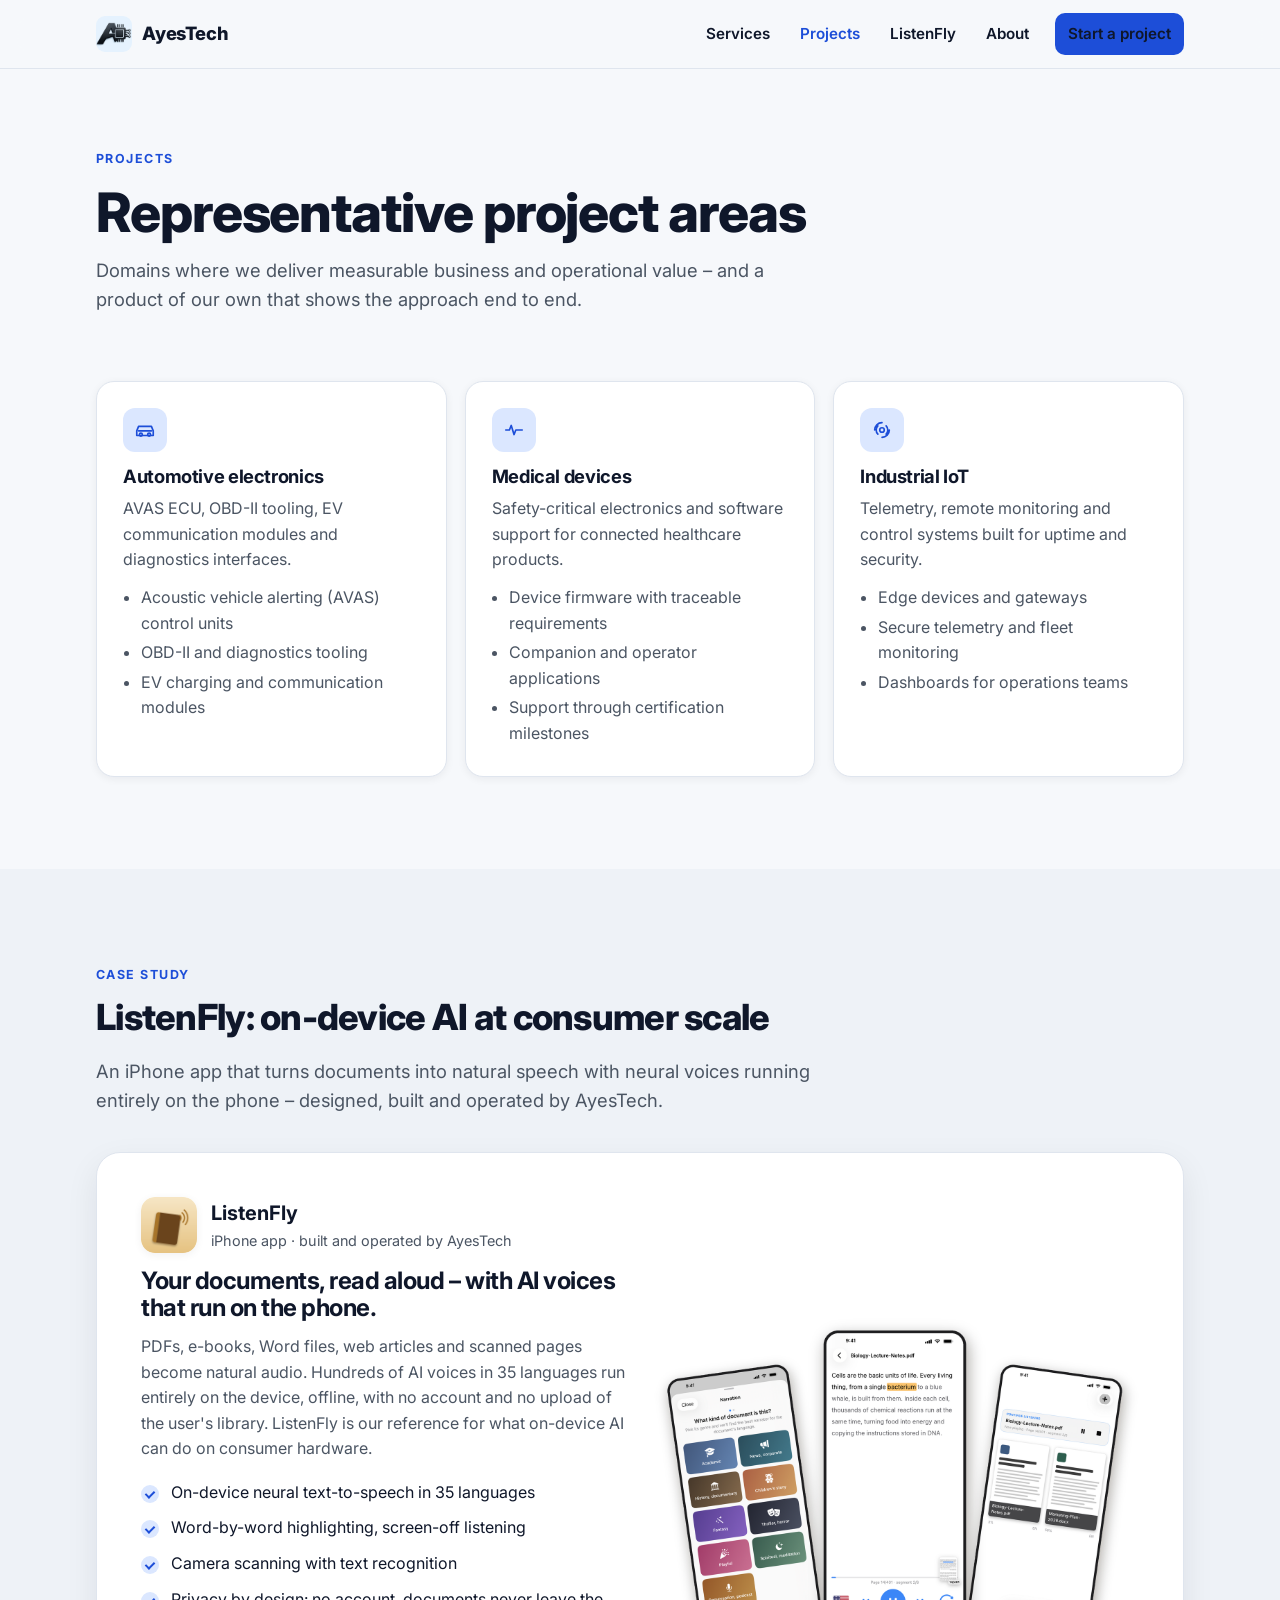
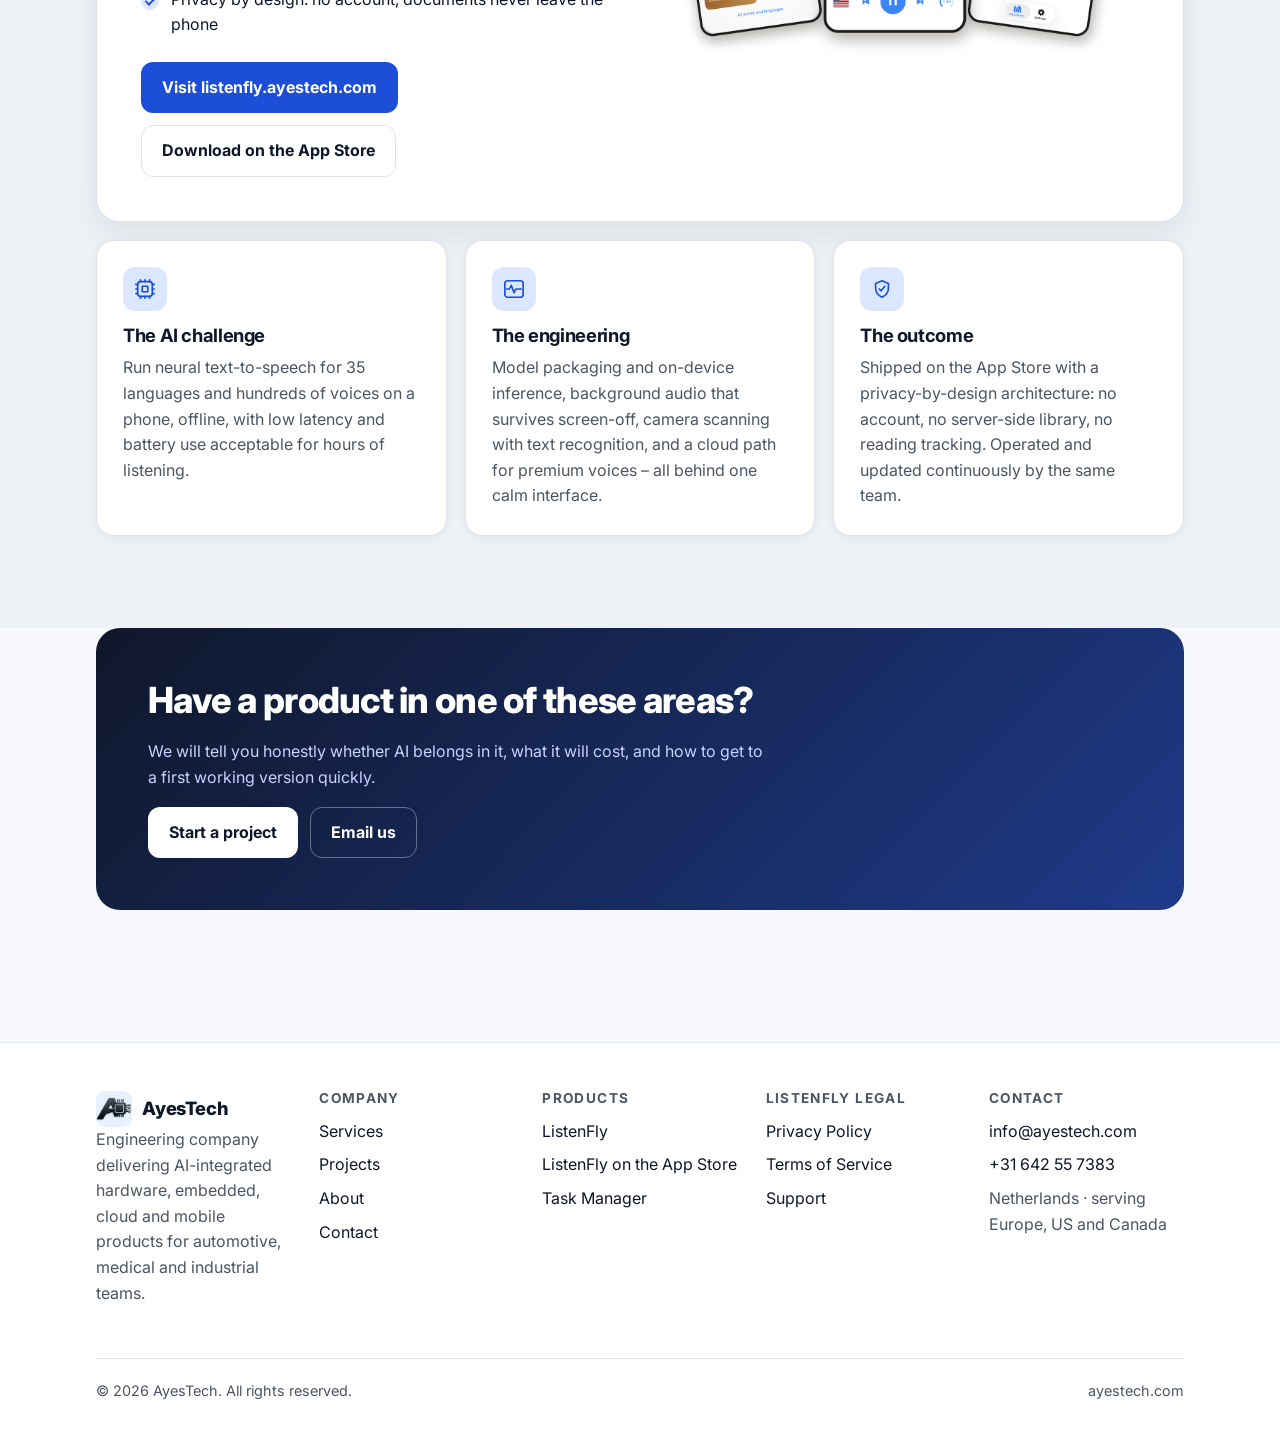
<file: projects/index.html>
<!doctype html>
<html lang="en">
<head>
<meta charset="utf-8">
<meta name="viewport" content="width=device-width, initial-scale=1">
<title>Projects – AyesTech</title>
<meta name="description" content="Automotive electronics, medical devices and industrial IoT project areas, plus the ListenFly case study: on-device AI narration on iPhone.">
<link rel="canonical" href="https://ayestech.com/projects/">
<meta property="og:type" content="website">
<meta property="og:site_name" content="AyesTech">
<meta property="og:title" content="Projects – AyesTech">
<meta property="og:description" content="Automotive electronics, medical devices and industrial IoT project areas, plus the ListenFly case study: on-device AI narration on iPhone.">
<meta property="og:url" content="https://ayestech.com/projects/">
<meta property="og:image" content="https://ayestech.com/assets/og-image.png">
<meta name="theme-color" content="#f6f8fb" media="(prefers-color-scheme: light)">
<meta name="theme-color" content="#0b1020" media="(prefers-color-scheme: dark)">
<link rel="icon" href="/assets/icon-192.png" type="image/png">
<link rel="apple-touch-icon" href="/assets/icon-180.png">
<link rel="preconnect" href="https://fonts.googleapis.com">
<link rel="preconnect" href="https://fonts.gstatic.com" crossorigin>
<link rel="stylesheet" href="https://fonts.googleapis.com/css2?family=Inter:wght@400;500;600;700;800&display=swap">
<style>
:root{
  --bg:#f6f8fb;--surface:#ffffff;--surface-2:#eef2f7;--text:#0f172a;--muted:#4b5563;--line:#dfe5ee;
  --brand:#0f172a;--accent:#1d4ed8;--accent-strong:#1e40af;--accent-soft:#dbe7ff;--accent-ink:#ffffff;
  --ok:#047857;--radius:18px;--radius-sm:12px;--shadow:0 12px 32px rgba(15,23,42,.08);--shadow-sm:0 2px 8px rgba(15,23,42,.06);
  --max:1120px;--gutter:16px;color-scheme:light dark;
}
@media (prefers-color-scheme: dark){
  :root:not([data-theme="light"]){
    --bg:#0b1020;--surface:#121a2e;--surface-2:#182239;--text:#e6eaf2;--muted:#a3adc2;--line:#24304a;
    --brand:#e6eaf2;--accent:#6ea0ff;--accent-strong:#8bb3ff;--accent-soft:#1b2a52;--accent-ink:#0b1020;
    --ok:#34d399;--shadow:0 12px 32px rgba(0,0,0,.35);--shadow-sm:0 2px 8px rgba(0,0,0,.3);
  }
}
:root[data-theme="dark"]{
  --bg:#0b1020;--surface:#121a2e;--surface-2:#182239;--text:#e6eaf2;--muted:#a3adc2;--line:#24304a;
  --brand:#e6eaf2;--accent:#6ea0ff;--accent-strong:#8bb3ff;--accent-soft:#1b2a52;--accent-ink:#0b1020;
  --ok:#34d399;--shadow:0 12px 32px rgba(0,0,0,.35);--shadow-sm:0 2px 8px rgba(0,0,0,.3);
}
*,*::before,*::after{box-sizing:border-box}
html{scroll-behavior:smooth;-webkit-text-size-adjust:100%}
body{margin:0;background:var(--bg);color:var(--text);font:16px/1.6 "Inter",-apple-system,BlinkMacSystemFont,"Segoe UI",Roboto,Helvetica,Arial,sans-serif;overflow-x:hidden}
img{max-width:100%;height:auto;display:block}
a{color:var(--accent);text-decoration:none}
a:hover{text-decoration:underline}
h1,h2,h3,h4{line-height:1.15;margin:0 0 .5em;letter-spacing:-.02em;color:var(--text)}
h1{font-size:clamp(2rem,5.2vw,3.4rem);font-weight:800}
h2{font-size:clamp(1.6rem,3.4vw,2.25rem);font-weight:800}
h3{font-size:1.15rem;font-weight:700}
p{margin:0 0 1em}
ul{padding-left:1.2em}
.container{width:100%;max-width:var(--max);margin:0 auto;padding:0 var(--gutter)}
.skip{position:absolute;left:-999px;top:8px;background:var(--accent);color:var(--accent-ink);padding:8px 12px;border-radius:8px;z-index:100}
.skip:focus{left:8px}

/* Header */
.site-header{position:sticky;top:0;z-index:50;background:color-mix(in srgb,var(--bg) 86%,transparent);backdrop-filter:saturate(180%) blur(14px);-webkit-backdrop-filter:saturate(180%) blur(14px);border-bottom:1px solid var(--line)}
.nav{display:flex;align-items:center;justify-content:space-between;gap:16px;height:68px}
.brand{display:flex;align-items:center;gap:10px;font-weight:800;font-size:1.15rem;color:var(--text);letter-spacing:-.01em}
.brand:hover{text-decoration:none}
.brand img{width:36px;height:36px;border-radius:9px}
.site-nav{display:flex;align-items:center;gap:6px}
.site-nav a{color:var(--text);font-weight:600;padding:8px 12px;border-radius:10px;font-size:.95rem}
.site-nav a:hover{background:var(--surface-2);text-decoration:none}
.site-nav a[aria-current="page"]{color:var(--accent)}
.site-nav .btn{margin-left:8px}
.nav-toggle{display:none;width:44px;height:44px;border:1px solid var(--line);background:var(--surface);border-radius:12px;cursor:pointer;padding:0;align-items:center;justify-content:center;flex-direction:column;gap:5px}
.nav-toggle span{display:block;width:20px;height:2px;background:var(--text);border-radius:2px;transition:transform .2s,opacity .2s}
.nav-toggle[aria-expanded="true"] span:nth-child(1){transform:translateY(7px) rotate(45deg)}
.nav-toggle[aria-expanded="true"] span:nth-child(2){opacity:0}
.nav-toggle[aria-expanded="true"] span:nth-child(3){transform:translateY(-7px) rotate(-45deg)}
@media (max-width: 880px){
  .nav-toggle{display:flex}
  .site-nav{position:absolute;left:0;right:0;top:68px;display:none;flex-direction:column;align-items:stretch;gap:2px;padding:10px var(--gutter) 16px;background:var(--surface);border-bottom:1px solid var(--line);box-shadow:var(--shadow)}
  .site-nav.open{display:flex}
  .site-nav a{padding:13px 12px;font-size:1.05rem}
  .site-nav .btn{margin:8px 0 0;text-align:center}
}

/* Buttons */
.btn{display:inline-flex;align-items:center;justify-content:center;gap:8px;padding:12px 20px;border-radius:12px;font-weight:700;border:1px solid transparent;cursor:pointer;transition:transform .15s,box-shadow .15s,background .15s}
.btn:hover{text-decoration:none;transform:translateY(-1px)}
.btn-primary{background:var(--accent);color:var(--accent-ink)}
.btn-primary:hover{background:var(--accent-strong);box-shadow:var(--shadow-sm)}
.btn-secondary{background:var(--surface);color:var(--text);border-color:var(--line)}
.btn-secondary:hover{background:var(--surface-2)}
.btn-sm{padding:9px 14px;font-size:.92rem}
.btn-row{display:flex;flex-wrap:wrap;gap:12px}

/* Layout blocks */
section{padding:64px 0}
@media (min-width: 880px){section{padding:92px 0}}
.section-head{max-width:720px;margin-bottom:36px}
.eyebrow{display:inline-block;font-size:.78rem;font-weight:700;letter-spacing:.12em;text-transform:uppercase;color:var(--accent);margin-bottom:12px}
.lead{font-size:1.15rem;color:var(--muted);max-width:60ch}
.grid{display:grid;gap:18px}
.grid-2{grid-template-columns:repeat(auto-fit,minmax(min(100%,300px),1fr))}
.grid-3{grid-template-columns:repeat(auto-fit,minmax(min(100%,280px),1fr))}
.grid-4{grid-template-columns:repeat(auto-fit,minmax(min(100%,220px),1fr))}
.card{background:var(--surface);border:1px solid var(--line);border-radius:var(--radius);padding:26px;box-shadow:var(--shadow-sm);transition:transform .2s,box-shadow .2s,border-color .2s}
.card:hover{transform:translateY(-3px);box-shadow:var(--shadow);border-color:color-mix(in srgb,var(--accent) 35%,var(--line))}
.card h3{margin-top:14px}
.card p{color:var(--muted);margin-bottom:0}
.card .icon{width:44px;height:44px;border-radius:12px;background:var(--accent-soft);color:var(--accent);display:flex;align-items:center;justify-content:center}
.card .icon svg{width:22px;height:22px}
.card ul{color:var(--muted);margin:12px 0 0;padding-left:1.1em}
.card li{margin:4px 0}
a.card{color:inherit;display:block}
a.card:hover{text-decoration:none}
.card .more{display:inline-block;margin-top:14px;color:var(--accent);font-weight:600}
.muted{color:var(--muted)}
.alt{background:var(--surface-2)}
.tight{padding-top:0}

/* Hero */
.hero{padding:56px 0 48px;position:relative;overflow:hidden}
@media (min-width: 880px){.hero{padding:96px 0 80px}}
.hero::before{content:"";position:absolute;inset:0;background:
  radial-gradient(600px 300px at 10% 0%,color-mix(in srgb,var(--accent) 16%,transparent),transparent 70%),
  radial-gradient(500px 260px at 90% 20%,color-mix(in srgb,var(--accent) 10%,transparent),transparent 70%);pointer-events:none}
.hero .container{position:relative;display:grid;gap:36px;align-items:center}
@media (min-width: 960px){.hero .container{grid-template-columns:1.15fr .85fr}}
.hero h1{margin-bottom:18px}
.hero .lead{font-size:1.2rem;margin-bottom:26px}
.panel{background:var(--surface);border:1px solid var(--line);border-radius:var(--radius);padding:22px;box-shadow:var(--shadow)}
.stats{display:grid;grid-template-columns:repeat(auto-fit,minmax(140px,1fr));gap:14px}
.stat{padding:14px;border-radius:var(--radius-sm);background:var(--surface-2)}
.stat b{display:block;font-size:clamp(1.25rem,4.6vw,1.6rem);font-weight:800;letter-spacing:-.02em;color:var(--text);white-space:nowrap}
.stat span{font-size:.9rem;color:var(--muted)}
.panel .foot{margin:16px 0 0;font-size:.9rem;color:var(--muted)}
.strip{border-top:1px solid var(--line);border-bottom:1px solid var(--line);background:var(--surface);padding:16px 0}
.strip .container{display:flex;flex-wrap:wrap;gap:8px 22px;justify-content:center;font-weight:600;font-size:.92rem;color:var(--muted)}
.strip span::before{content:"";display:inline-block;width:6px;height:6px;border-radius:50%;background:var(--accent);margin-right:8px;vertical-align:middle}

/* Feature rows */
.split{display:grid;gap:28px;align-items:center}
@media (min-width: 900px){.split{grid-template-columns:1fr 1fr;gap:48px}.split.rev > :first-child{order:2}}
.split img{border-radius:var(--radius)}
.checks{list-style:none;padding:0;margin:18px 0 24px}
.checks li{padding-left:30px;position:relative;margin:10px 0;color:var(--text)}
.checks li::before{content:"";position:absolute;left:0;top:5px;width:18px;height:18px;border-radius:50%;background:var(--accent-soft)}
.checks li::after{content:"";position:absolute;left:6px;top:9px;width:6px;height:9px;border:solid var(--accent);border-width:0 2px 2px 0;transform:rotate(45deg)}

/* Steps */
.steps{counter-reset:step}
.step{position:relative;padding-top:8px}
.step .num{font-size:.8rem;font-weight:800;letter-spacing:.12em;color:var(--accent)}
.step h3{margin:6px 0 4px}
.step .sub{font-weight:600;color:var(--text);margin:0 0 6px}

/* Product card */
.product{display:grid;gap:28px;align-items:center;background:var(--surface);border:1px solid var(--line);border-radius:24px;padding:28px;box-shadow:var(--shadow)}
@media (min-width: 900px){.product{grid-template-columns:1fr 1fr;padding:44px}}
.product .app{display:flex;align-items:center;gap:14px;margin-bottom:14px}
.product .app img{width:56px;height:56px;border-radius:14px;box-shadow:var(--shadow-sm)}
.product .app b{font-size:1.25rem}
.product .app span{display:block;color:var(--muted);font-size:.9rem}

/* CTA band */
.cta{background:linear-gradient(135deg,#0f172a,#1e3a8a);color:#fff;border-radius:24px;padding:36px 28px;display:grid;gap:22px;align-items:center}
@media (min-width: 900px){.cta{grid-template-columns:1.3fr .7fr;padding:52px}}
.cta h2,.cta p{color:#fff}
.cta p{color:#c7d2fe}
.cta .btn-primary{background:#fff;color:#0f172a}
.cta .btn-primary:hover{background:#e0e7ff}
.cta .btn-secondary{background:transparent;color:#fff;border-color:rgba(255,255,255,.35)}
.cta .btn-secondary:hover{background:rgba(255,255,255,.08)}
.cta ul{margin:0;padding-left:1.1em;color:#e0e7ff}

/* Page header */
.page-head{padding:52px 0 36px}
@media (min-width: 880px){.page-head{padding:76px 0 48px}}
.page-head h1{margin-bottom:12px}

/* Prose (legal pages) */
.prose{max-width:760px}
.prose h2{font-size:1.35rem;margin-top:2.2em}
.prose h2 .n{display:inline-block;min-width:34px;height:34px;line-height:34px;text-align:center;border-radius:10px;background:var(--accent-soft);color:var(--accent);font-size:.95rem;margin-right:10px;vertical-align:middle}
.prose p,.prose li{color:var(--text)}
.prose .summary{background:var(--surface);border:1px solid var(--line);border-left:4px solid var(--accent);border-radius:var(--radius-sm);padding:18px 20px}
.prose .meta{color:var(--muted);font-size:.95rem}
.toc{background:var(--surface);border:1px solid var(--line);border-radius:var(--radius-sm);padding:16px 20px;margin:24px 0}
.toc ol{margin:0;padding-left:1.3em;columns:2;column-gap:28px}
@media (max-width: 640px){.toc ol{columns:1}}
.toc li{margin:4px 0;break-inside:avoid}
.subnav{display:flex;flex-wrap:wrap;gap:8px;margin:0 0 8px}
.subnav a{padding:7px 12px;border:1px solid var(--line);border-radius:999px;background:var(--surface);color:var(--text);font-size:.9rem;font-weight:600}
.subnav a[aria-current="page"]{border-color:var(--accent);color:var(--accent)}
.subnav a:hover{text-decoration:none;background:var(--surface-2)}

/* Contact */
.contact-card dl{margin:0;display:grid;grid-template-columns:auto 1fr;gap:10px 18px}
.contact-card dt{font-weight:700}
.contact-card dd{margin:0}

/* Footer */
.site-footer{border-top:1px solid var(--line);background:var(--surface);padding:48px 0 28px;margin-top:40px}
.footer-grid{display:grid;gap:28px;grid-template-columns:repeat(auto-fit,minmax(min(100%,180px),1fr))}
.footer-grid h4{font-size:.85rem;letter-spacing:.1em;text-transform:uppercase;color:var(--muted);margin-bottom:12px}
.footer-grid ul{list-style:none;padding:0;margin:0}
.footer-grid li{margin:8px 0}
.footer-grid a{color:var(--text)}
.footer-brand p{color:var(--muted);max-width:34ch}
.footer-bottom{display:flex;flex-wrap:wrap;gap:10px 20px;justify-content:space-between;margin-top:36px;padding-top:20px;border-top:1px solid var(--line);color:var(--muted);font-size:.9rem}

/* Reveal */
@media (prefers-reduced-motion: no-preference){
  .reveal{opacity:0;transform:translateY(14px);transition:opacity .5s ease,transform .5s ease}
  .reveal.in{opacity:1;transform:none}
}
</style>

</head>
<body>
<a class="skip" href="#main">Skip to content</a>
<header class="site-header">
  <div class="container nav">
    <a class="brand" href="/"><img src="/assets/ayestech-logo.png" alt="" width="36" height="36">AyesTech</a>
    <button class="nav-toggle" type="button" aria-expanded="false" aria-controls="site-nav" aria-label="Open menu"><span></span><span></span><span></span></button>
    <nav id="site-nav" class="site-nav" aria-label="Main">
      <a href="/services/">Services</a><a href="/projects/">Projects</a><a href="/pdf-reader/">ListenFly</a><a href="/about/">About</a>
      <a class="btn btn-primary btn-sm" href="/contact/">Start a project</a>
    </nav>
  </div>
</header>
<main id="main">

<section class="page-head">
  <div class="container">
    <span class="eyebrow">Projects</span>
    <h1>Representative project areas</h1>
    <p class="lead">Domains where we deliver measurable business and operational value – and a product of our own that shows the approach end to end.</p>
  </div>
</section>
<section class="tight">
  <div class="container">
    <div class="grid grid-3"><div class="card reveal"><div class="icon"><svg viewBox="0 0 24 24" fill="none" stroke="currentColor" stroke-width="1.8" stroke-linecap="round" stroke-linejoin="round"><path d="M3 13l2-5h14l2 5v5H3z"/><circle cx="7.5" cy="17" r="1.6"/><circle cx="16.5" cy="17" r="1.6"/><path d="M5 13h14"/></svg></div><h3>Automotive electronics</h3><p>AVAS ECU, OBD-II tooling, EV communication modules and diagnostics interfaces.</p><ul><li>Acoustic vehicle alerting (AVAS) control units</li><li>OBD-II and diagnostics tooling</li><li>EV charging and communication modules</li></ul></div><div class="card reveal"><div class="icon"><svg viewBox="0 0 24 24" fill="none" stroke="currentColor" stroke-width="1.8" stroke-linecap="round" stroke-linejoin="round"><path d="M3 12h4l2-5 3 10 2-5h7"/></svg></div><h3>Medical devices</h3><p>Safety-critical electronics and software support for connected healthcare products.</p><ul><li>Device firmware with traceable requirements</li><li>Companion and operator applications</li><li>Support through certification milestones</li></ul></div><div class="card reveal"><div class="icon"><svg viewBox="0 0 24 24" fill="none" stroke="currentColor" stroke-width="1.8" stroke-linecap="round" stroke-linejoin="round"><circle cx="12" cy="12" r="2.5"/><path d="M4 12a8 8 0 0 1 8-8M20 12a8 8 0 0 1-8 8M7.5 7.5a6.4 6.4 0 0 0 0 9M16.5 7.5a6.4 6.4 0 0 1 0 9"/></svg></div><h3>Industrial IoT</h3><p>Telemetry, remote monitoring and control systems built for uptime and security.</p><ul><li>Edge devices and gateways</li><li>Secure telemetry and fleet monitoring</li><li>Dashboards for operations teams</li></ul></div></div>
  </div>
</section>
<section class="alt">
  <div class="container">
    <div class="section-head">
      <span class="eyebrow">Case study</span>
      <h2>ListenFly: on-device AI at consumer scale</h2>
      <p class="lead">An iPhone app that turns documents into natural speech with neural voices running entirely on the phone – designed, built and operated by AyesTech.</p>
    </div>
    
<div class="product reveal">
  <div>
    <div class="app"><img src="/assets/listenfly-icon.png" alt="ListenFly app icon" width="56" height="56"><div><b>ListenFly</b><span>iPhone app · built and operated by AyesTech</span></div></div>
    <h3 style="font-size:1.5rem">Your documents, read aloud – with AI voices that run on the phone.</h3>
    <p class="muted">PDFs, e-books, Word files, web articles and scanned pages become natural audio. Hundreds of AI voices in 35 languages run entirely on the device, offline, with no account and no upload of the user's library. ListenFly is our reference for what on-device AI can do on consumer hardware.</p>
    <ul class="checks">
      <li>On-device neural text-to-speech in 35 languages</li>
      <li>Word-by-word highlighting, screen-off listening</li>
      <li>Camera scanning with text recognition</li>
      <li>Privacy by design: no account, documents never leave the phone</li>
    </ul>
    <div class="btn-row">
      <a class="btn btn-primary" href="https://listenfly.ayestech.com">Visit listenfly.ayestech.com</a>
      <a class="btn btn-secondary" href="https://apps.apple.com/app/listenfly/id6795153598">Download on the App Store</a>
    </div>
  </div>
  <img src="/assets/listenfly-iphone.png" alt="ListenFly on iPhone: narrator selection, reading view with highlighted word, and library" width="1400" height="974" loading="lazy">
</div>

    <div class="grid grid-3" style="margin-top:18px">
      <div class="card reveal"><div class="icon"><svg viewBox="0 0 24 24" fill="none" stroke="currentColor" stroke-width="1.8" stroke-linecap="round" stroke-linejoin="round"><rect x="4" y="4" width="16" height="16" rx="3"/><path d="M9 9h6v6H9z"/><path d="M12 2v2M12 20v2M2 12h2M20 12h2M7 2v2M17 2v2M7 20v2M17 20v2M2 7h2M2 17h2M20 7h2M20 17h2"/></svg></div><h3>The AI challenge</h3><p>Run neural text-to-speech for 35 languages and hundreds of voices on a phone, offline, with low latency and battery use acceptable for hours of listening.</p></div>
      <div class="card reveal"><div class="icon"><svg viewBox="0 0 24 24" fill="none" stroke="currentColor" stroke-width="1.8" stroke-linecap="round" stroke-linejoin="round"><path d="M4 12h3l2-4 3 8 2-4h6"/><rect x="2" y="3" width="20" height="18" rx="3"/></svg></div><h3>The engineering</h3><p>Model packaging and on-device inference, background audio that survives screen-off, camera scanning with text recognition, and a cloud path for premium voices – all behind one calm interface.</p></div>
      <div class="card reveal"><div class="icon"><svg viewBox="0 0 24 24" fill="none" stroke="currentColor" stroke-width="1.8" stroke-linecap="round" stroke-linejoin="round"><path d="M9 12l2 2 4-5"/><path d="M12 3l7 3v5c0 5-3.5 8.5-7 10-3.5-1.5-7-5-7-10V6z"/></svg></div><h3>The outcome</h3><p>Shipped on the App Store with a privacy-by-design architecture: no account, no server-side library, no reading tracking. Operated and updated continuously by the same team.</p></div>
    </div>
  </div>
</section>

<section class="tight">
  <div class="container">
    <div class="cta reveal">
      <div>
        <h2>Have a product in one of these areas?</h2>
        <p>We will tell you honestly whether AI belongs in it, what it will cost, and how to get to a first working version quickly.</p>
        <div class="btn-row">
          <a class="btn btn-primary" href="/contact/">Start a project</a>
          <a class="btn btn-secondary" href="mailto:info@ayestech.com">Email us</a>
        </div>
      </div>
      
    </div>
  </div>
</section>


</main>
<footer class="site-footer">
  <div class="container">
    <div class="footer-grid">
      <div class="footer-brand">
        <a class="brand" href="/"><img src="/assets/ayestech-logo.png" alt="" width="36" height="36">AyesTech</a>
        <p>Engineering company delivering AI-integrated hardware, embedded, cloud and mobile products for automotive, medical and industrial teams.</p>
      </div>
      <div>
        <h4>Company</h4>
        <ul>
          <li><a href="/services/">Services</a></li>
          <li><a href="/projects/">Projects</a></li>
          <li><a href="/about/">About</a></li>
          <li><a href="/contact/">Contact</a></li>
        </ul>
      </div>
      <div>
        <h4>Products</h4>
        <ul>
          <li><a href="https://listenfly.ayestech.com">ListenFly</a></li>
          <li><a href="https://apps.apple.com/app/listenfly/id6795153598">ListenFly on the App Store</a></li>
          <li><a href="https://taskmanager.ayestech.com/">Task Manager</a></li>
        </ul>
      </div>
      <div>
        <h4>ListenFly legal</h4>
        <ul>
          <li><a href="/pdf-reader/privacy/">Privacy Policy</a></li>
          <li><a href="/pdf-reader/terms/">Terms of Service</a></li>
          <li><a href="/pdf-reader/support/">Support</a></li>
        </ul>
      </div>
      <div>
        <h4>Contact</h4>
        <ul>
          <li><a href="mailto:info@ayestech.com">info@ayestech.com</a></li>
          <li><a href="tel:+31642557383">+31 642 55 7383</a></li>
          <li class="muted">Netherlands · serving Europe, US and Canada</li>
        </ul>
      </div>
    </div>
    <div class="footer-bottom">
      <span>© 2026 AyesTech. All rights reserved.</span>
      <span>ayestech.com</span>
    </div>
  </div>
</footer>
<script>
(function(){
  var toggle=document.querySelector('.nav-toggle'),nav=document.getElementById('site-nav');
  if(toggle&&nav){
    toggle.addEventListener('click',function(){
      var open=nav.classList.toggle('open');toggle.setAttribute('aria-expanded',open?'true':'false');
    });
    nav.querySelectorAll('a').forEach(function(a){a.addEventListener('click',function(){nav.classList.remove('open');toggle.setAttribute('aria-expanded','false');});});
    document.addEventListener('keydown',function(e){if(e.key==='Escape'){nav.classList.remove('open');toggle.setAttribute('aria-expanded','false');}});
    document.addEventListener('click',function(e){if(!nav.contains(e.target)&&!toggle.contains(e.target)){nav.classList.remove('open');toggle.setAttribute('aria-expanded','false');}});
  }
  var path=location.pathname.replace(/index\.html$/,'');
  document.querySelectorAll('.site-nav a').forEach(function(a){
    var href=a.getAttribute('href');
    if(href&&href.indexOf('/')===0&&(href===path||(href!=='/'&&path.indexOf(href)===0))){a.setAttribute('aria-current','page');}
  });
  document.querySelectorAll('.subnav a').forEach(function(a){
    if(a.getAttribute('href')===path){a.setAttribute('aria-current','page');}else{a.removeAttribute('aria-current');}
  });
  if('IntersectionObserver' in window){
    var io=new IntersectionObserver(function(entries){entries.forEach(function(en){if(en.isIntersecting){en.target.classList.add('in');io.unobserve(en.target);}});},{rootMargin:'0px 0px -8% 0px'});
    document.querySelectorAll('.reveal').forEach(function(el){io.observe(el);});
  }else{document.querySelectorAll('.reveal').forEach(function(el){el.classList.add('in');});}
})();
</script>
</body>
</html>
</file>
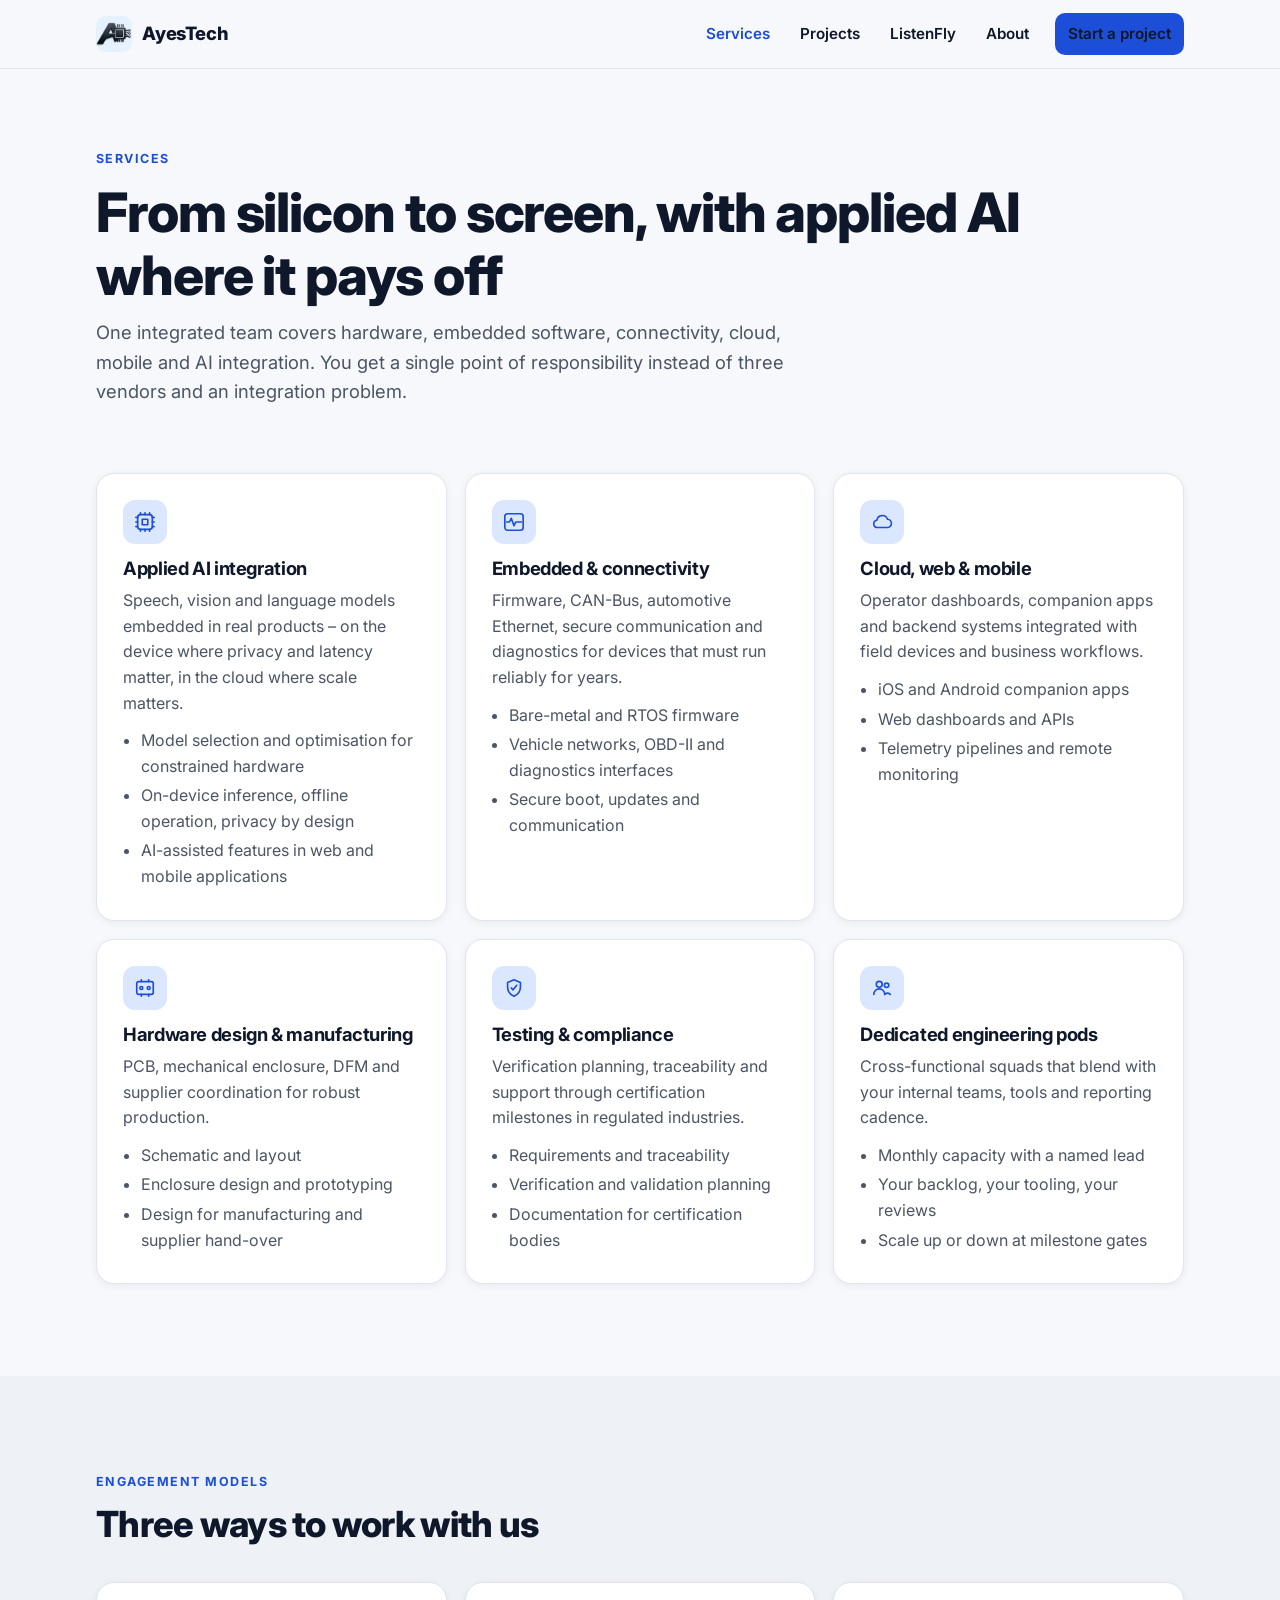
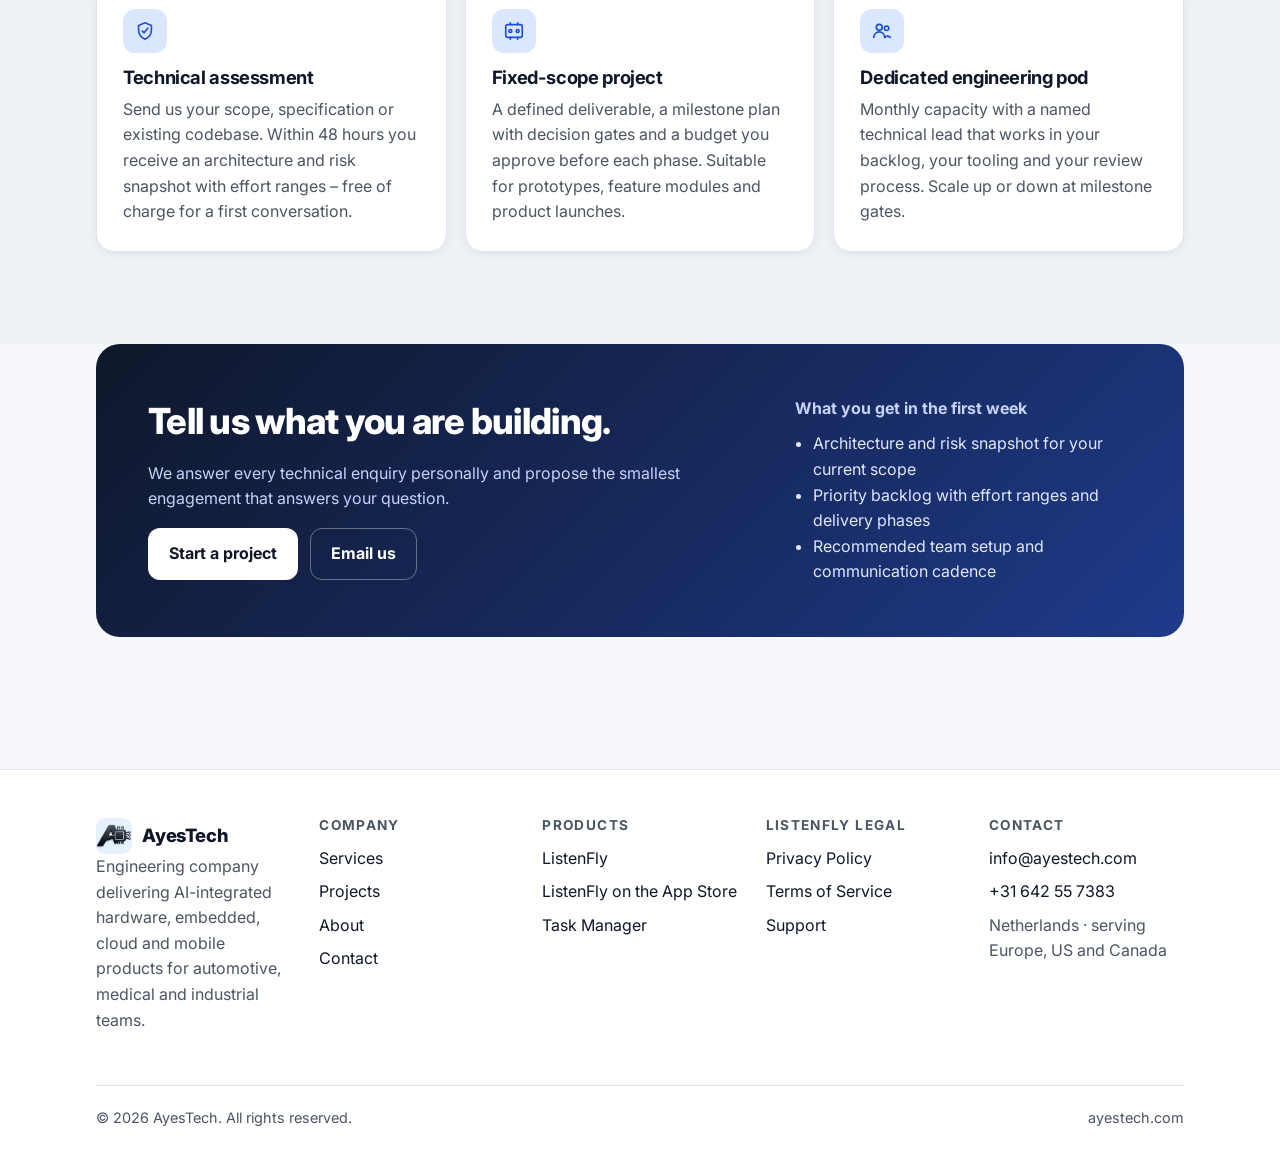
<file: services/index.html>
<!doctype html>
<html lang="en">
<head>
<meta charset="utf-8">
<meta name="viewport" content="width=device-width, initial-scale=1">
<title>Services – AyesTech</title>
<meta name="description" content="Applied AI integration, embedded and connectivity, cloud/web/mobile, hardware design, testing and compliance, dedicated engineering pods. Three engagement models.">
<link rel="canonical" href="https://ayestech.com/services/">
<meta property="og:type" content="website">
<meta property="og:site_name" content="AyesTech">
<meta property="og:title" content="Services – AyesTech">
<meta property="og:description" content="Applied AI integration, embedded and connectivity, cloud/web/mobile, hardware design, testing and compliance, dedicated engineering pods. Three engagement models.">
<meta property="og:url" content="https://ayestech.com/services/">
<meta property="og:image" content="https://ayestech.com/assets/og-image.png">
<meta name="theme-color" content="#f6f8fb" media="(prefers-color-scheme: light)">
<meta name="theme-color" content="#0b1020" media="(prefers-color-scheme: dark)">
<link rel="icon" href="/assets/icon-192.png" type="image/png">
<link rel="apple-touch-icon" href="/assets/icon-180.png">
<link rel="preconnect" href="https://fonts.googleapis.com">
<link rel="preconnect" href="https://fonts.gstatic.com" crossorigin>
<link rel="stylesheet" href="https://fonts.googleapis.com/css2?family=Inter:wght@400;500;600;700;800&display=swap">
<style>
:root{
  --bg:#f6f8fb;--surface:#ffffff;--surface-2:#eef2f7;--text:#0f172a;--muted:#4b5563;--line:#dfe5ee;
  --brand:#0f172a;--accent:#1d4ed8;--accent-strong:#1e40af;--accent-soft:#dbe7ff;--accent-ink:#ffffff;
  --ok:#047857;--radius:18px;--radius-sm:12px;--shadow:0 12px 32px rgba(15,23,42,.08);--shadow-sm:0 2px 8px rgba(15,23,42,.06);
  --max:1120px;--gutter:16px;color-scheme:light dark;
}
@media (prefers-color-scheme: dark){
  :root:not([data-theme="light"]){
    --bg:#0b1020;--surface:#121a2e;--surface-2:#182239;--text:#e6eaf2;--muted:#a3adc2;--line:#24304a;
    --brand:#e6eaf2;--accent:#6ea0ff;--accent-strong:#8bb3ff;--accent-soft:#1b2a52;--accent-ink:#0b1020;
    --ok:#34d399;--shadow:0 12px 32px rgba(0,0,0,.35);--shadow-sm:0 2px 8px rgba(0,0,0,.3);
  }
}
:root[data-theme="dark"]{
  --bg:#0b1020;--surface:#121a2e;--surface-2:#182239;--text:#e6eaf2;--muted:#a3adc2;--line:#24304a;
  --brand:#e6eaf2;--accent:#6ea0ff;--accent-strong:#8bb3ff;--accent-soft:#1b2a52;--accent-ink:#0b1020;
  --ok:#34d399;--shadow:0 12px 32px rgba(0,0,0,.35);--shadow-sm:0 2px 8px rgba(0,0,0,.3);
}
*,*::before,*::after{box-sizing:border-box}
html{scroll-behavior:smooth;-webkit-text-size-adjust:100%}
body{margin:0;background:var(--bg);color:var(--text);font:16px/1.6 "Inter",-apple-system,BlinkMacSystemFont,"Segoe UI",Roboto,Helvetica,Arial,sans-serif;overflow-x:hidden}
img{max-width:100%;height:auto;display:block}
a{color:var(--accent);text-decoration:none}
a:hover{text-decoration:underline}
h1,h2,h3,h4{line-height:1.15;margin:0 0 .5em;letter-spacing:-.02em;color:var(--text)}
h1{font-size:clamp(2rem,5.2vw,3.4rem);font-weight:800}
h2{font-size:clamp(1.6rem,3.4vw,2.25rem);font-weight:800}
h3{font-size:1.15rem;font-weight:700}
p{margin:0 0 1em}
ul{padding-left:1.2em}
.container{width:100%;max-width:var(--max);margin:0 auto;padding:0 var(--gutter)}
.skip{position:absolute;left:-999px;top:8px;background:var(--accent);color:var(--accent-ink);padding:8px 12px;border-radius:8px;z-index:100}
.skip:focus{left:8px}

/* Header */
.site-header{position:sticky;top:0;z-index:50;background:color-mix(in srgb,var(--bg) 86%,transparent);backdrop-filter:saturate(180%) blur(14px);-webkit-backdrop-filter:saturate(180%) blur(14px);border-bottom:1px solid var(--line)}
.nav{display:flex;align-items:center;justify-content:space-between;gap:16px;height:68px}
.brand{display:flex;align-items:center;gap:10px;font-weight:800;font-size:1.15rem;color:var(--text);letter-spacing:-.01em}
.brand:hover{text-decoration:none}
.brand img{width:36px;height:36px;border-radius:9px}
.site-nav{display:flex;align-items:center;gap:6px}
.site-nav a{color:var(--text);font-weight:600;padding:8px 12px;border-radius:10px;font-size:.95rem}
.site-nav a:hover{background:var(--surface-2);text-decoration:none}
.site-nav a[aria-current="page"]{color:var(--accent)}
.site-nav .btn{margin-left:8px}
.nav-toggle{display:none;width:44px;height:44px;border:1px solid var(--line);background:var(--surface);border-radius:12px;cursor:pointer;padding:0;align-items:center;justify-content:center;flex-direction:column;gap:5px}
.nav-toggle span{display:block;width:20px;height:2px;background:var(--text);border-radius:2px;transition:transform .2s,opacity .2s}
.nav-toggle[aria-expanded="true"] span:nth-child(1){transform:translateY(7px) rotate(45deg)}
.nav-toggle[aria-expanded="true"] span:nth-child(2){opacity:0}
.nav-toggle[aria-expanded="true"] span:nth-child(3){transform:translateY(-7px) rotate(-45deg)}
@media (max-width: 880px){
  .nav-toggle{display:flex}
  .site-nav{position:absolute;left:0;right:0;top:68px;display:none;flex-direction:column;align-items:stretch;gap:2px;padding:10px var(--gutter) 16px;background:var(--surface);border-bottom:1px solid var(--line);box-shadow:var(--shadow)}
  .site-nav.open{display:flex}
  .site-nav a{padding:13px 12px;font-size:1.05rem}
  .site-nav .btn{margin:8px 0 0;text-align:center}
}

/* Buttons */
.btn{display:inline-flex;align-items:center;justify-content:center;gap:8px;padding:12px 20px;border-radius:12px;font-weight:700;border:1px solid transparent;cursor:pointer;transition:transform .15s,box-shadow .15s,background .15s}
.btn:hover{text-decoration:none;transform:translateY(-1px)}
.btn-primary{background:var(--accent);color:var(--accent-ink)}
.btn-primary:hover{background:var(--accent-strong);box-shadow:var(--shadow-sm)}
.btn-secondary{background:var(--surface);color:var(--text);border-color:var(--line)}
.btn-secondary:hover{background:var(--surface-2)}
.btn-sm{padding:9px 14px;font-size:.92rem}
.btn-row{display:flex;flex-wrap:wrap;gap:12px}

/* Layout blocks */
section{padding:64px 0}
@media (min-width: 880px){section{padding:92px 0}}
.section-head{max-width:720px;margin-bottom:36px}
.eyebrow{display:inline-block;font-size:.78rem;font-weight:700;letter-spacing:.12em;text-transform:uppercase;color:var(--accent);margin-bottom:12px}
.lead{font-size:1.15rem;color:var(--muted);max-width:60ch}
.grid{display:grid;gap:18px}
.grid-2{grid-template-columns:repeat(auto-fit,minmax(min(100%,300px),1fr))}
.grid-3{grid-template-columns:repeat(auto-fit,minmax(min(100%,280px),1fr))}
.grid-4{grid-template-columns:repeat(auto-fit,minmax(min(100%,220px),1fr))}
.card{background:var(--surface);border:1px solid var(--line);border-radius:var(--radius);padding:26px;box-shadow:var(--shadow-sm);transition:transform .2s,box-shadow .2s,border-color .2s}
.card:hover{transform:translateY(-3px);box-shadow:var(--shadow);border-color:color-mix(in srgb,var(--accent) 35%,var(--line))}
.card h3{margin-top:14px}
.card p{color:var(--muted);margin-bottom:0}
.card .icon{width:44px;height:44px;border-radius:12px;background:var(--accent-soft);color:var(--accent);display:flex;align-items:center;justify-content:center}
.card .icon svg{width:22px;height:22px}
.card ul{color:var(--muted);margin:12px 0 0;padding-left:1.1em}
.card li{margin:4px 0}
a.card{color:inherit;display:block}
a.card:hover{text-decoration:none}
.card .more{display:inline-block;margin-top:14px;color:var(--accent);font-weight:600}
.muted{color:var(--muted)}
.alt{background:var(--surface-2)}
.tight{padding-top:0}

/* Hero */
.hero{padding:56px 0 48px;position:relative;overflow:hidden}
@media (min-width: 880px){.hero{padding:96px 0 80px}}
.hero::before{content:"";position:absolute;inset:0;background:
  radial-gradient(600px 300px at 10% 0%,color-mix(in srgb,var(--accent) 16%,transparent),transparent 70%),
  radial-gradient(500px 260px at 90% 20%,color-mix(in srgb,var(--accent) 10%,transparent),transparent 70%);pointer-events:none}
.hero .container{position:relative;display:grid;gap:36px;align-items:center}
@media (min-width: 960px){.hero .container{grid-template-columns:1.15fr .85fr}}
.hero h1{margin-bottom:18px}
.hero .lead{font-size:1.2rem;margin-bottom:26px}
.panel{background:var(--surface);border:1px solid var(--line);border-radius:var(--radius);padding:22px;box-shadow:var(--shadow)}
.stats{display:grid;grid-template-columns:repeat(auto-fit,minmax(140px,1fr));gap:14px}
.stat{padding:14px;border-radius:var(--radius-sm);background:var(--surface-2)}
.stat b{display:block;font-size:clamp(1.25rem,4.6vw,1.6rem);font-weight:800;letter-spacing:-.02em;color:var(--text);white-space:nowrap}
.stat span{font-size:.9rem;color:var(--muted)}
.panel .foot{margin:16px 0 0;font-size:.9rem;color:var(--muted)}
.strip{border-top:1px solid var(--line);border-bottom:1px solid var(--line);background:var(--surface);padding:16px 0}
.strip .container{display:flex;flex-wrap:wrap;gap:8px 22px;justify-content:center;font-weight:600;font-size:.92rem;color:var(--muted)}
.strip span::before{content:"";display:inline-block;width:6px;height:6px;border-radius:50%;background:var(--accent);margin-right:8px;vertical-align:middle}

/* Feature rows */
.split{display:grid;gap:28px;align-items:center}
@media (min-width: 900px){.split{grid-template-columns:1fr 1fr;gap:48px}.split.rev > :first-child{order:2}}
.split img{border-radius:var(--radius)}
.checks{list-style:none;padding:0;margin:18px 0 24px}
.checks li{padding-left:30px;position:relative;margin:10px 0;color:var(--text)}
.checks li::before{content:"";position:absolute;left:0;top:5px;width:18px;height:18px;border-radius:50%;background:var(--accent-soft)}
.checks li::after{content:"";position:absolute;left:6px;top:9px;width:6px;height:9px;border:solid var(--accent);border-width:0 2px 2px 0;transform:rotate(45deg)}

/* Steps */
.steps{counter-reset:step}
.step{position:relative;padding-top:8px}
.step .num{font-size:.8rem;font-weight:800;letter-spacing:.12em;color:var(--accent)}
.step h3{margin:6px 0 4px}
.step .sub{font-weight:600;color:var(--text);margin:0 0 6px}

/* Product card */
.product{display:grid;gap:28px;align-items:center;background:var(--surface);border:1px solid var(--line);border-radius:24px;padding:28px;box-shadow:var(--shadow)}
@media (min-width: 900px){.product{grid-template-columns:1fr 1fr;padding:44px}}
.product .app{display:flex;align-items:center;gap:14px;margin-bottom:14px}
.product .app img{width:56px;height:56px;border-radius:14px;box-shadow:var(--shadow-sm)}
.product .app b{font-size:1.25rem}
.product .app span{display:block;color:var(--muted);font-size:.9rem}

/* CTA band */
.cta{background:linear-gradient(135deg,#0f172a,#1e3a8a);color:#fff;border-radius:24px;padding:36px 28px;display:grid;gap:22px;align-items:center}
@media (min-width: 900px){.cta{grid-template-columns:1.3fr .7fr;padding:52px}}
.cta h2,.cta p{color:#fff}
.cta p{color:#c7d2fe}
.cta .btn-primary{background:#fff;color:#0f172a}
.cta .btn-primary:hover{background:#e0e7ff}
.cta .btn-secondary{background:transparent;color:#fff;border-color:rgba(255,255,255,.35)}
.cta .btn-secondary:hover{background:rgba(255,255,255,.08)}
.cta ul{margin:0;padding-left:1.1em;color:#e0e7ff}

/* Page header */
.page-head{padding:52px 0 36px}
@media (min-width: 880px){.page-head{padding:76px 0 48px}}
.page-head h1{margin-bottom:12px}

/* Prose (legal pages) */
.prose{max-width:760px}
.prose h2{font-size:1.35rem;margin-top:2.2em}
.prose h2 .n{display:inline-block;min-width:34px;height:34px;line-height:34px;text-align:center;border-radius:10px;background:var(--accent-soft);color:var(--accent);font-size:.95rem;margin-right:10px;vertical-align:middle}
.prose p,.prose li{color:var(--text)}
.prose .summary{background:var(--surface);border:1px solid var(--line);border-left:4px solid var(--accent);border-radius:var(--radius-sm);padding:18px 20px}
.prose .meta{color:var(--muted);font-size:.95rem}
.toc{background:var(--surface);border:1px solid var(--line);border-radius:var(--radius-sm);padding:16px 20px;margin:24px 0}
.toc ol{margin:0;padding-left:1.3em;columns:2;column-gap:28px}
@media (max-width: 640px){.toc ol{columns:1}}
.toc li{margin:4px 0;break-inside:avoid}
.subnav{display:flex;flex-wrap:wrap;gap:8px;margin:0 0 8px}
.subnav a{padding:7px 12px;border:1px solid var(--line);border-radius:999px;background:var(--surface);color:var(--text);font-size:.9rem;font-weight:600}
.subnav a[aria-current="page"]{border-color:var(--accent);color:var(--accent)}
.subnav a:hover{text-decoration:none;background:var(--surface-2)}

/* Contact */
.contact-card dl{margin:0;display:grid;grid-template-columns:auto 1fr;gap:10px 18px}
.contact-card dt{font-weight:700}
.contact-card dd{margin:0}

/* Footer */
.site-footer{border-top:1px solid var(--line);background:var(--surface);padding:48px 0 28px;margin-top:40px}
.footer-grid{display:grid;gap:28px;grid-template-columns:repeat(auto-fit,minmax(min(100%,180px),1fr))}
.footer-grid h4{font-size:.85rem;letter-spacing:.1em;text-transform:uppercase;color:var(--muted);margin-bottom:12px}
.footer-grid ul{list-style:none;padding:0;margin:0}
.footer-grid li{margin:8px 0}
.footer-grid a{color:var(--text)}
.footer-brand p{color:var(--muted);max-width:34ch}
.footer-bottom{display:flex;flex-wrap:wrap;gap:10px 20px;justify-content:space-between;margin-top:36px;padding-top:20px;border-top:1px solid var(--line);color:var(--muted);font-size:.9rem}

/* Reveal */
@media (prefers-reduced-motion: no-preference){
  .reveal{opacity:0;transform:translateY(14px);transition:opacity .5s ease,transform .5s ease}
  .reveal.in{opacity:1;transform:none}
}
</style>

</head>
<body>
<a class="skip" href="#main">Skip to content</a>
<header class="site-header">
  <div class="container nav">
    <a class="brand" href="/"><img src="/assets/ayestech-logo.png" alt="" width="36" height="36">AyesTech</a>
    <button class="nav-toggle" type="button" aria-expanded="false" aria-controls="site-nav" aria-label="Open menu"><span></span><span></span><span></span></button>
    <nav id="site-nav" class="site-nav" aria-label="Main">
      <a href="/services/">Services</a><a href="/projects/">Projects</a><a href="/pdf-reader/">ListenFly</a><a href="/about/">About</a>
      <a class="btn btn-primary btn-sm" href="/contact/">Start a project</a>
    </nav>
  </div>
</header>
<main id="main">

<section class="page-head">
  <div class="container">
    <span class="eyebrow">Services</span>
    <h1>From silicon to screen, with applied AI where it pays off</h1>
    <p class="lead">One integrated team covers hardware, embedded software, connectivity, cloud, mobile and AI integration. You get a single point of responsibility instead of three vendors and an integration problem.</p>
  </div>
</section>
<section class="tight">
  <div class="container">
    <div class="grid grid-3"><div class="card reveal"><div class="icon"><svg viewBox="0 0 24 24" fill="none" stroke="currentColor" stroke-width="1.8" stroke-linecap="round" stroke-linejoin="round"><rect x="4" y="4" width="16" height="16" rx="3"/><path d="M9 9h6v6H9z"/><path d="M12 2v2M12 20v2M2 12h2M20 12h2M7 2v2M17 2v2M7 20v2M17 20v2M2 7h2M2 17h2M20 7h2M20 17h2"/></svg></div><h3>Applied AI integration</h3><p>Speech, vision and language models embedded in real products – on the device where privacy and latency matter, in the cloud where scale matters.</p><ul><li>Model selection and optimisation for constrained hardware</li><li>On-device inference, offline operation, privacy by design</li><li>AI-assisted features in web and mobile applications</li></ul></div><div class="card reveal"><div class="icon"><svg viewBox="0 0 24 24" fill="none" stroke="currentColor" stroke-width="1.8" stroke-linecap="round" stroke-linejoin="round"><path d="M4 12h3l2-4 3 8 2-4h6"/><rect x="2" y="3" width="20" height="18" rx="3"/></svg></div><h3>Embedded &amp; connectivity</h3><p>Firmware, CAN-Bus, automotive Ethernet, secure communication and diagnostics for devices that must run reliably for years.</p><ul><li>Bare-metal and RTOS firmware</li><li>Vehicle networks, OBD-II and diagnostics interfaces</li><li>Secure boot, updates and communication</li></ul></div><div class="card reveal"><div class="icon"><svg viewBox="0 0 24 24" fill="none" stroke="currentColor" stroke-width="1.8" stroke-linecap="round" stroke-linejoin="round"><path d="M7 18a4 4 0 0 1-.6-7.95A6 6 0 0 1 18 9a4.5 4.5 0 0 1-.5 9H7z"/></svg></div><h3>Cloud, web &amp; mobile</h3><p>Operator dashboards, companion apps and backend systems integrated with field devices and business workflows.</p><ul><li>iOS and Android companion apps</li><li>Web dashboards and APIs</li><li>Telemetry pipelines and remote monitoring</li></ul></div><div class="card reveal"><div class="icon"><svg viewBox="0 0 24 24" fill="none" stroke="currentColor" stroke-width="1.8" stroke-linecap="round" stroke-linejoin="round"><rect x="3" y="5" width="18" height="14" rx="2"/><circle cx="8" cy="12" r="1.6"/><circle cx="16" cy="12" r="1.6"/><path d="M8 5V3M16 5V3M8 21v-2M16 21v-2"/></svg></div><h3>Hardware design &amp; manufacturing</h3><p>PCB, mechanical enclosure, DFM and supplier coordination for robust production.</p><ul><li>Schematic and layout</li><li>Enclosure design and prototyping</li><li>Design for manufacturing and supplier hand-over</li></ul></div><div class="card reveal"><div class="icon"><svg viewBox="0 0 24 24" fill="none" stroke="currentColor" stroke-width="1.8" stroke-linecap="round" stroke-linejoin="round"><path d="M9 12l2 2 4-5"/><path d="M12 3l7 3v5c0 5-3.5 8.5-7 10-3.5-1.5-7-5-7-10V6z"/></svg></div><h3>Testing &amp; compliance</h3><p>Verification planning, traceability and support through certification milestones in regulated industries.</p><ul><li>Requirements and traceability</li><li>Verification and validation planning</li><li>Documentation for certification bodies</li></ul></div><div class="card reveal"><div class="icon"><svg viewBox="0 0 24 24" fill="none" stroke="currentColor" stroke-width="1.8" stroke-linecap="round" stroke-linejoin="round"><circle cx="9" cy="8" r="3.2"/><circle cx="17" cy="9" r="2.4"/><path d="M3 19a6 6 0 0 1 12 0"/><path d="M15 19a4.5 4.5 0 0 1 6 0"/></svg></div><h3>Dedicated engineering pods</h3><p>Cross-functional squads that blend with your internal teams, tools and reporting cadence.</p><ul><li>Monthly capacity with a named lead</li><li>Your backlog, your tooling, your reviews</li><li>Scale up or down at milestone gates</li></ul></div></div>
  </div>
</section>
<section class="alt">
  <div class="container">
    <div class="section-head">
      <span class="eyebrow">Engagement models</span>
      <h2>Three ways to work with us</h2>
    </div>
    <div class="grid grid-3">
      <div class="card reveal"><div class="icon"><svg viewBox="0 0 24 24" fill="none" stroke="currentColor" stroke-width="1.8" stroke-linecap="round" stroke-linejoin="round"><path d="M9 12l2 2 4-5"/><path d="M12 3l7 3v5c0 5-3.5 8.5-7 10-3.5-1.5-7-5-7-10V6z"/></svg></div><h3>Technical assessment</h3><p>Send us your scope, specification or existing codebase. Within 48 hours you receive an architecture and risk snapshot with effort ranges – free of charge for a first conversation.</p></div>
      <div class="card reveal"><div class="icon"><svg viewBox="0 0 24 24" fill="none" stroke="currentColor" stroke-width="1.8" stroke-linecap="round" stroke-linejoin="round"><rect x="3" y="5" width="18" height="14" rx="2"/><circle cx="8" cy="12" r="1.6"/><circle cx="16" cy="12" r="1.6"/><path d="M8 5V3M16 5V3M8 21v-2M16 21v-2"/></svg></div><h3>Fixed-scope project</h3><p>A defined deliverable, a milestone plan with decision gates and a budget you approve before each phase. Suitable for prototypes, feature modules and product launches.</p></div>
      <div class="card reveal"><div class="icon"><svg viewBox="0 0 24 24" fill="none" stroke="currentColor" stroke-width="1.8" stroke-linecap="round" stroke-linejoin="round"><circle cx="9" cy="8" r="3.2"/><circle cx="17" cy="9" r="2.4"/><path d="M3 19a6 6 0 0 1 12 0"/><path d="M15 19a4.5 4.5 0 0 1 6 0"/></svg></div><h3>Dedicated engineering pod</h3><p>Monthly capacity with a named technical lead that works in your backlog, your tooling and your review process. Scale up or down at milestone gates.</p></div>
    </div>
  </div>
</section>

<section class="tight">
  <div class="container">
    <div class="cta reveal">
      <div>
        <h2>Tell us what you are building.</h2>
        <p>We answer every technical enquiry personally and propose the smallest engagement that answers your question.</p>
        <div class="btn-row">
          <a class="btn btn-primary" href="/contact/">Start a project</a>
          <a class="btn btn-secondary" href="mailto:info@ayestech.com">Email us</a>
        </div>
      </div>
      <div><p style="margin-bottom:10px"><strong>What you get in the first week</strong></p><ul><li>Architecture and risk snapshot for your current scope</li><li>Priority backlog with effort ranges and delivery phases</li><li>Recommended team setup and communication cadence</li></ul></div>
    </div>
  </div>
</section>


</main>
<footer class="site-footer">
  <div class="container">
    <div class="footer-grid">
      <div class="footer-brand">
        <a class="brand" href="/"><img src="/assets/ayestech-logo.png" alt="" width="36" height="36">AyesTech</a>
        <p>Engineering company delivering AI-integrated hardware, embedded, cloud and mobile products for automotive, medical and industrial teams.</p>
      </div>
      <div>
        <h4>Company</h4>
        <ul>
          <li><a href="/services/">Services</a></li>
          <li><a href="/projects/">Projects</a></li>
          <li><a href="/about/">About</a></li>
          <li><a href="/contact/">Contact</a></li>
        </ul>
      </div>
      <div>
        <h4>Products</h4>
        <ul>
          <li><a href="https://listenfly.ayestech.com">ListenFly</a></li>
          <li><a href="https://apps.apple.com/app/listenfly/id6795153598">ListenFly on the App Store</a></li>
          <li><a href="https://taskmanager.ayestech.com/">Task Manager</a></li>
        </ul>
      </div>
      <div>
        <h4>ListenFly legal</h4>
        <ul>
          <li><a href="/pdf-reader/privacy/">Privacy Policy</a></li>
          <li><a href="/pdf-reader/terms/">Terms of Service</a></li>
          <li><a href="/pdf-reader/support/">Support</a></li>
        </ul>
      </div>
      <div>
        <h4>Contact</h4>
        <ul>
          <li><a href="mailto:info@ayestech.com">info@ayestech.com</a></li>
          <li><a href="tel:+31642557383">+31 642 55 7383</a></li>
          <li class="muted">Netherlands · serving Europe, US and Canada</li>
        </ul>
      </div>
    </div>
    <div class="footer-bottom">
      <span>© 2026 AyesTech. All rights reserved.</span>
      <span>ayestech.com</span>
    </div>
  </div>
</footer>
<script>
(function(){
  var toggle=document.querySelector('.nav-toggle'),nav=document.getElementById('site-nav');
  if(toggle&&nav){
    toggle.addEventListener('click',function(){
      var open=nav.classList.toggle('open');toggle.setAttribute('aria-expanded',open?'true':'false');
    });
    nav.querySelectorAll('a').forEach(function(a){a.addEventListener('click',function(){nav.classList.remove('open');toggle.setAttribute('aria-expanded','false');});});
    document.addEventListener('keydown',function(e){if(e.key==='Escape'){nav.classList.remove('open');toggle.setAttribute('aria-expanded','false');}});
    document.addEventListener('click',function(e){if(!nav.contains(e.target)&&!toggle.contains(e.target)){nav.classList.remove('open');toggle.setAttribute('aria-expanded','false');}});
  }
  var path=location.pathname.replace(/index\.html$/,'');
  document.querySelectorAll('.site-nav a').forEach(function(a){
    var href=a.getAttribute('href');
    if(href&&href.indexOf('/')===0&&(href===path||(href!=='/'&&path.indexOf(href)===0))){a.setAttribute('aria-current','page');}
  });
  document.querySelectorAll('.subnav a').forEach(function(a){
    if(a.getAttribute('href')===path){a.setAttribute('aria-current','page');}else{a.removeAttribute('aria-current');}
  });
  if('IntersectionObserver' in window){
    var io=new IntersectionObserver(function(entries){entries.forEach(function(en){if(en.isIntersecting){en.target.classList.add('in');io.unobserve(en.target);}});},{rootMargin:'0px 0px -8% 0px'});
    document.querySelectorAll('.reveal').forEach(function(el){io.observe(el);});
  }else{document.querySelectorAll('.reveal').forEach(function(el){el.classList.add('in');});}
})();
</script>
</body>
</html>
</file>
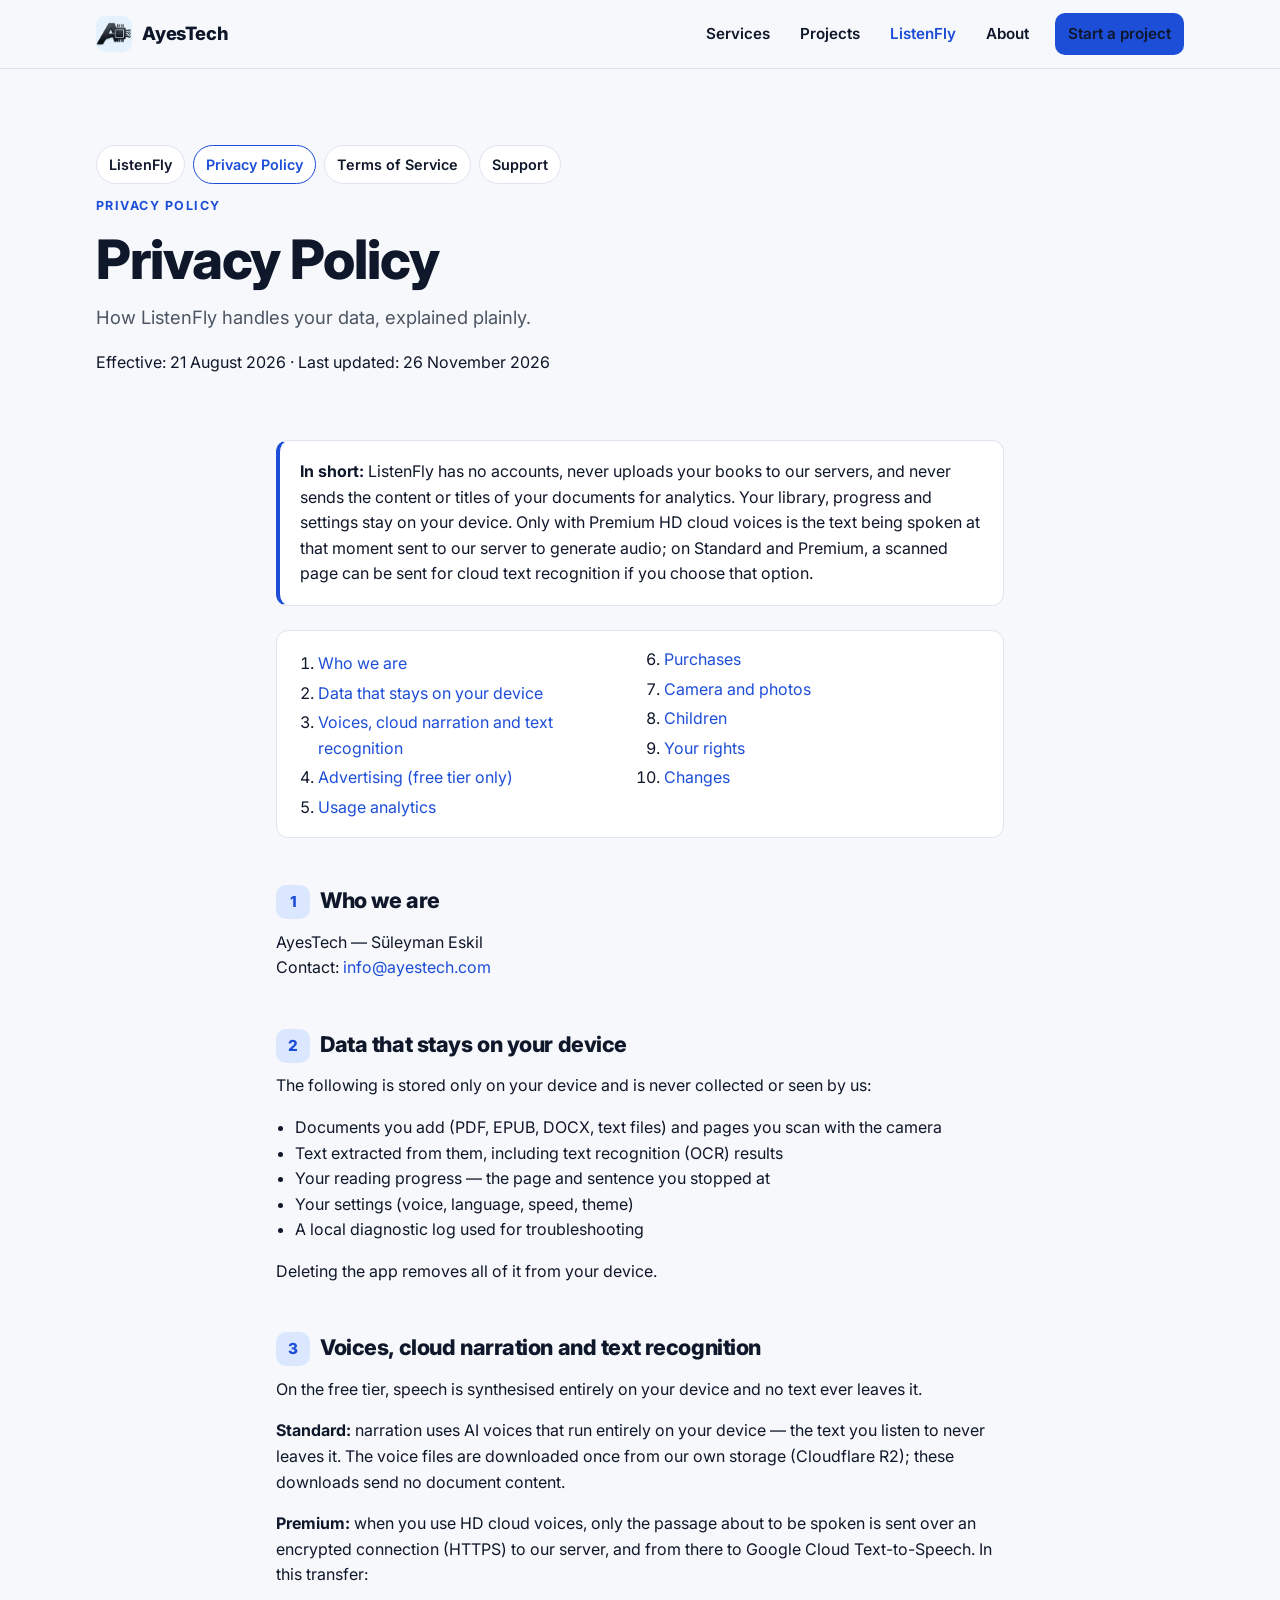
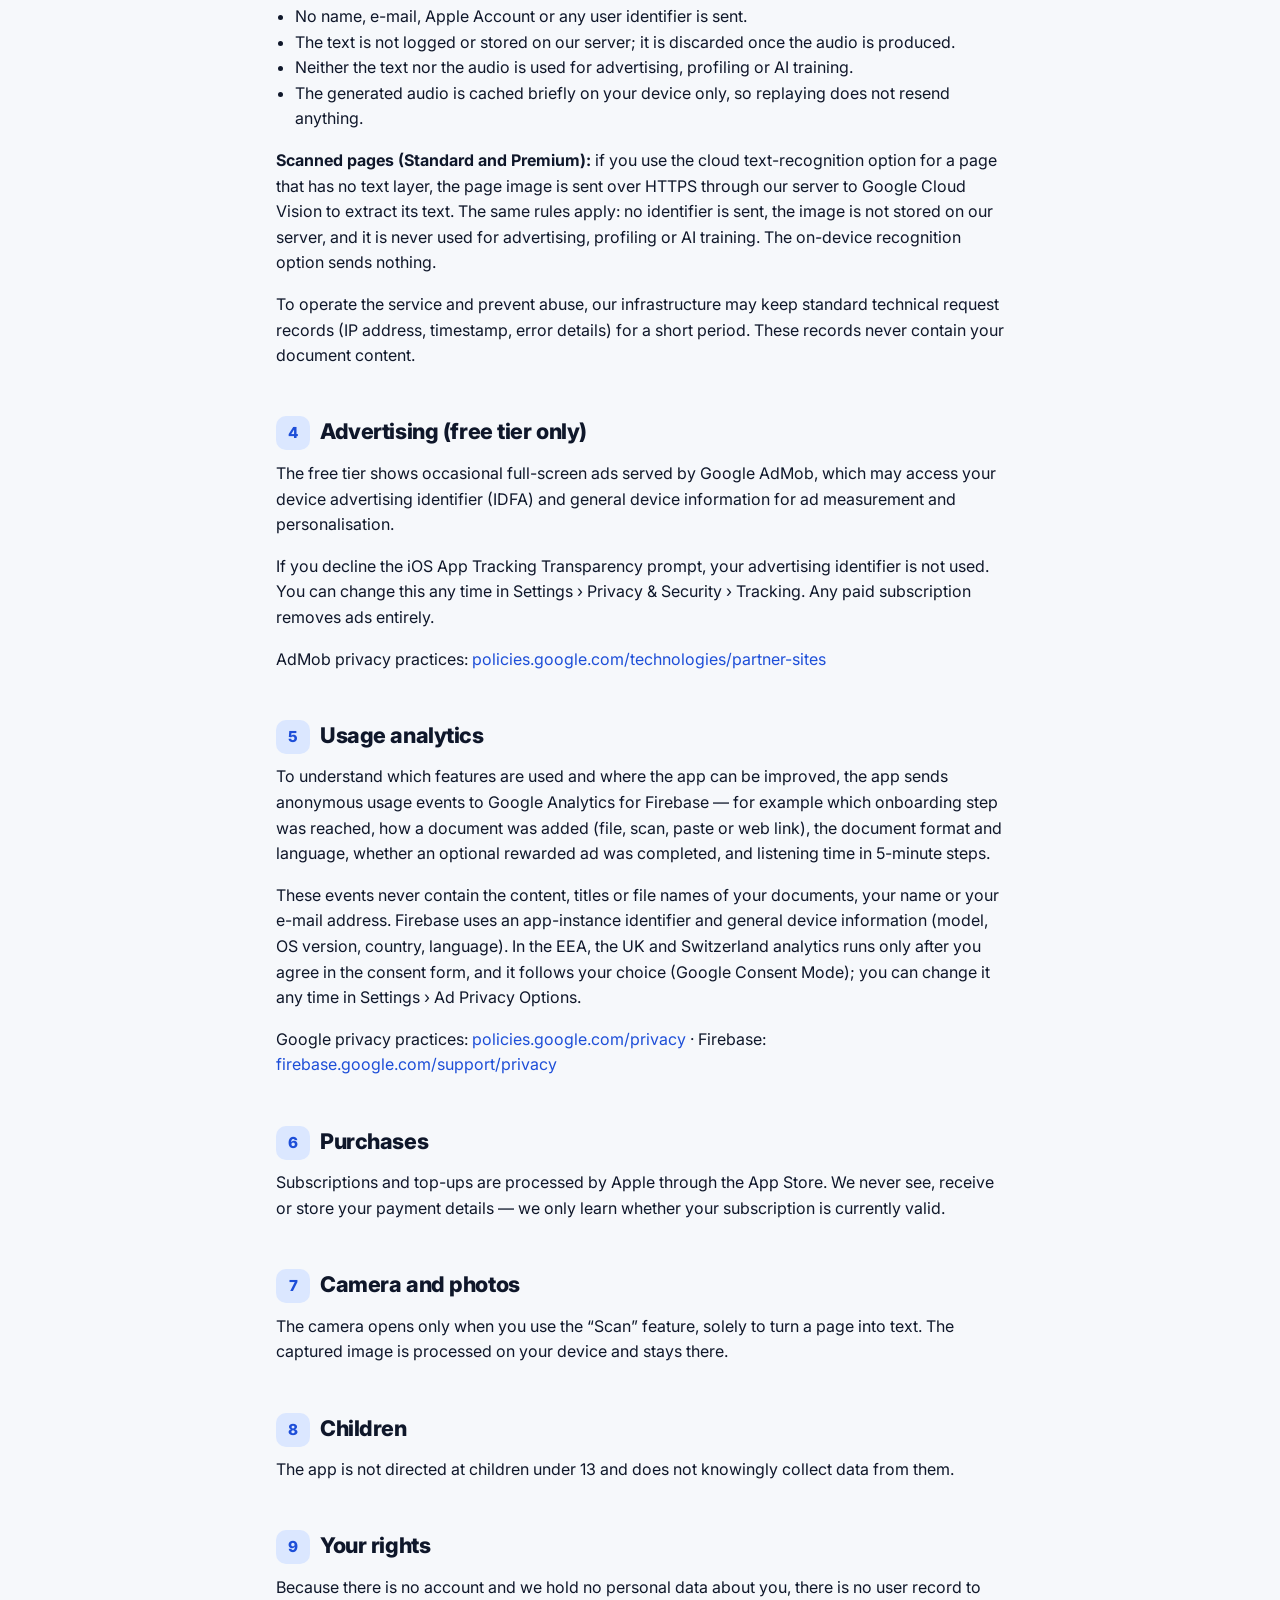
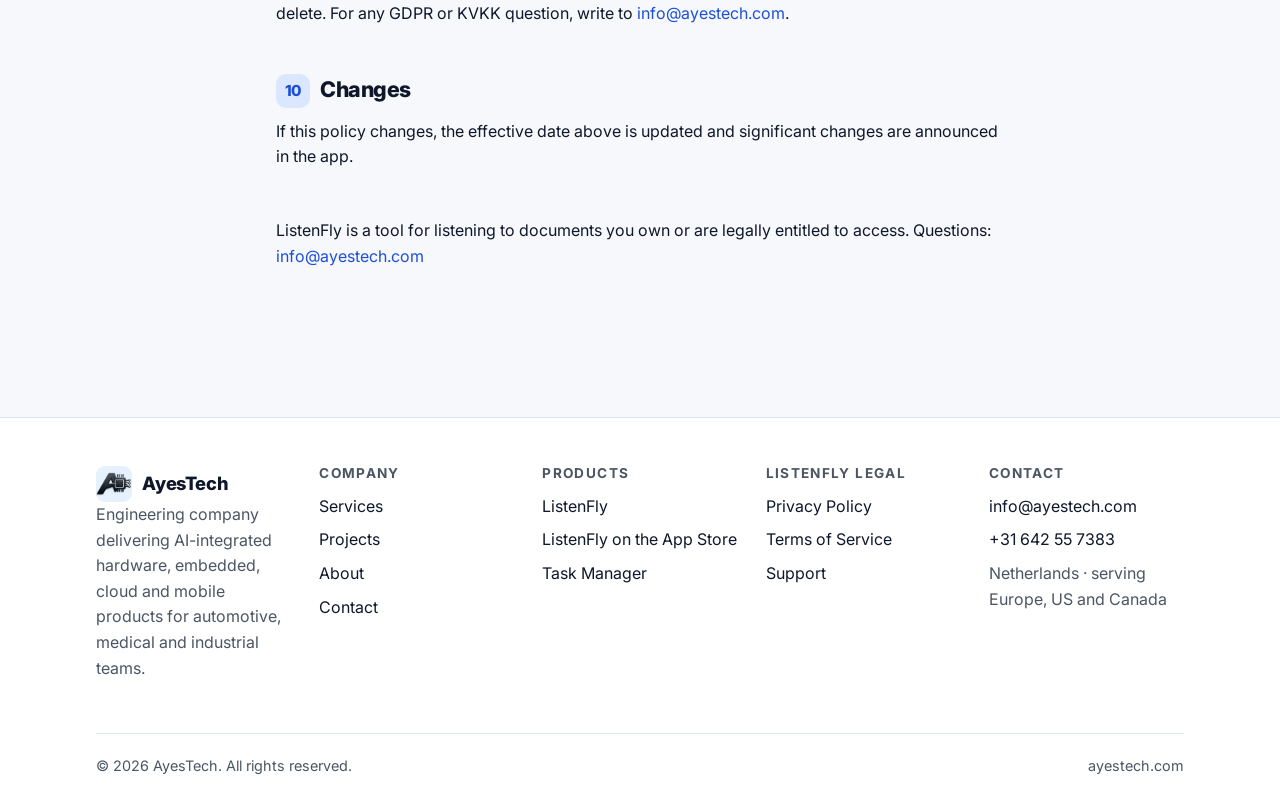
<file: pdf-reader/privacy/index.html>
<!doctype html>
<html lang="en">
<head>
<meta charset="utf-8">
<meta name="viewport" content="width=device-width, initial-scale=1">
<title>Privacy Policy – ListenFly – AyesTech</title>
<meta name="description" content="ListenFly privacy policy: no accounts, documents stay on your device, what is sent for cloud narration and text recognition, advertising on the free tier, usage analytics, purchases, your rights.">
<link rel="canonical" href="https://ayestech.com/pdf-reader/privacy/">
<meta property="og:type" content="website">
<meta property="og:site_name" content="AyesTech">
<meta property="og:title" content="Privacy Policy – ListenFly – AyesTech">
<meta property="og:description" content="ListenFly privacy policy: no accounts, documents stay on your device, what is sent for cloud narration and text recognition, advertising on the free tier, usage analytics, purchases, your rights.">
<meta property="og:url" content="https://ayestech.com/pdf-reader/privacy/">
<meta property="og:image" content="https://ayestech.com/assets/og-image.png">
<meta name="theme-color" content="#f6f8fb" media="(prefers-color-scheme: light)">
<meta name="theme-color" content="#0b1020" media="(prefers-color-scheme: dark)">
<link rel="icon" href="/assets/icon-192.png" type="image/png">
<link rel="apple-touch-icon" href="/assets/icon-180.png">
<link rel="preconnect" href="https://fonts.googleapis.com">
<link rel="preconnect" href="https://fonts.gstatic.com" crossorigin>
<link rel="stylesheet" href="https://fonts.googleapis.com/css2?family=Inter:wght@400;500;600;700;800&display=swap">
<style>
:root{
  --bg:#f6f8fb;--surface:#ffffff;--surface-2:#eef2f7;--text:#0f172a;--muted:#4b5563;--line:#dfe5ee;
  --brand:#0f172a;--accent:#1d4ed8;--accent-strong:#1e40af;--accent-soft:#dbe7ff;--accent-ink:#ffffff;
  --ok:#047857;--radius:18px;--radius-sm:12px;--shadow:0 12px 32px rgba(15,23,42,.08);--shadow-sm:0 2px 8px rgba(15,23,42,.06);
  --max:1120px;--gutter:16px;color-scheme:light dark;
}
@media (prefers-color-scheme: dark){
  :root:not([data-theme="light"]){
    --bg:#0b1020;--surface:#121a2e;--surface-2:#182239;--text:#e6eaf2;--muted:#a3adc2;--line:#24304a;
    --brand:#e6eaf2;--accent:#6ea0ff;--accent-strong:#8bb3ff;--accent-soft:#1b2a52;--accent-ink:#0b1020;
    --ok:#34d399;--shadow:0 12px 32px rgba(0,0,0,.35);--shadow-sm:0 2px 8px rgba(0,0,0,.3);
  }
}
:root[data-theme="dark"]{
  --bg:#0b1020;--surface:#121a2e;--surface-2:#182239;--text:#e6eaf2;--muted:#a3adc2;--line:#24304a;
  --brand:#e6eaf2;--accent:#6ea0ff;--accent-strong:#8bb3ff;--accent-soft:#1b2a52;--accent-ink:#0b1020;
  --ok:#34d399;--shadow:0 12px 32px rgba(0,0,0,.35);--shadow-sm:0 2px 8px rgba(0,0,0,.3);
}
*,*::before,*::after{box-sizing:border-box}
html{scroll-behavior:smooth;-webkit-text-size-adjust:100%}
body{margin:0;background:var(--bg);color:var(--text);font:16px/1.6 "Inter",-apple-system,BlinkMacSystemFont,"Segoe UI",Roboto,Helvetica,Arial,sans-serif;overflow-x:hidden}
img{max-width:100%;height:auto;display:block}
a{color:var(--accent);text-decoration:none}
a:hover{text-decoration:underline}
h1,h2,h3,h4{line-height:1.15;margin:0 0 .5em;letter-spacing:-.02em;color:var(--text)}
h1{font-size:clamp(2rem,5.2vw,3.4rem);font-weight:800}
h2{font-size:clamp(1.6rem,3.4vw,2.25rem);font-weight:800}
h3{font-size:1.15rem;font-weight:700}
p{margin:0 0 1em}
ul{padding-left:1.2em}
.container{width:100%;max-width:var(--max);margin:0 auto;padding:0 var(--gutter)}
.skip{position:absolute;left:-999px;top:8px;background:var(--accent);color:var(--accent-ink);padding:8px 12px;border-radius:8px;z-index:100}
.skip:focus{left:8px}

/* Header */
.site-header{position:sticky;top:0;z-index:50;background:color-mix(in srgb,var(--bg) 86%,transparent);backdrop-filter:saturate(180%) blur(14px);-webkit-backdrop-filter:saturate(180%) blur(14px);border-bottom:1px solid var(--line)}
.nav{display:flex;align-items:center;justify-content:space-between;gap:16px;height:68px}
.brand{display:flex;align-items:center;gap:10px;font-weight:800;font-size:1.15rem;color:var(--text);letter-spacing:-.01em}
.brand:hover{text-decoration:none}
.brand img{width:36px;height:36px;border-radius:9px}
.site-nav{display:flex;align-items:center;gap:6px}
.site-nav a{color:var(--text);font-weight:600;padding:8px 12px;border-radius:10px;font-size:.95rem}
.site-nav a:hover{background:var(--surface-2);text-decoration:none}
.site-nav a[aria-current="page"]{color:var(--accent)}
.site-nav .btn{margin-left:8px}
.nav-toggle{display:none;width:44px;height:44px;border:1px solid var(--line);background:var(--surface);border-radius:12px;cursor:pointer;padding:0;align-items:center;justify-content:center;flex-direction:column;gap:5px}
.nav-toggle span{display:block;width:20px;height:2px;background:var(--text);border-radius:2px;transition:transform .2s,opacity .2s}
.nav-toggle[aria-expanded="true"] span:nth-child(1){transform:translateY(7px) rotate(45deg)}
.nav-toggle[aria-expanded="true"] span:nth-child(2){opacity:0}
.nav-toggle[aria-expanded="true"] span:nth-child(3){transform:translateY(-7px) rotate(-45deg)}
@media (max-width: 880px){
  .nav-toggle{display:flex}
  .site-nav{position:absolute;left:0;right:0;top:68px;display:none;flex-direction:column;align-items:stretch;gap:2px;padding:10px var(--gutter) 16px;background:var(--surface);border-bottom:1px solid var(--line);box-shadow:var(--shadow)}
  .site-nav.open{display:flex}
  .site-nav a{padding:13px 12px;font-size:1.05rem}
  .site-nav .btn{margin:8px 0 0;text-align:center}
}

/* Buttons */
.btn{display:inline-flex;align-items:center;justify-content:center;gap:8px;padding:12px 20px;border-radius:12px;font-weight:700;border:1px solid transparent;cursor:pointer;transition:transform .15s,box-shadow .15s,background .15s}
.btn:hover{text-decoration:none;transform:translateY(-1px)}
.btn-primary{background:var(--accent);color:var(--accent-ink)}
.btn-primary:hover{background:var(--accent-strong);box-shadow:var(--shadow-sm)}
.btn-secondary{background:var(--surface);color:var(--text);border-color:var(--line)}
.btn-secondary:hover{background:var(--surface-2)}
.btn-sm{padding:9px 14px;font-size:.92rem}
.btn-row{display:flex;flex-wrap:wrap;gap:12px}

/* Layout blocks */
section{padding:64px 0}
@media (min-width: 880px){section{padding:92px 0}}
.section-head{max-width:720px;margin-bottom:36px}
.eyebrow{display:inline-block;font-size:.78rem;font-weight:700;letter-spacing:.12em;text-transform:uppercase;color:var(--accent);margin-bottom:12px}
.lead{font-size:1.15rem;color:var(--muted);max-width:60ch}
.grid{display:grid;gap:18px}
.grid-2{grid-template-columns:repeat(auto-fit,minmax(min(100%,300px),1fr))}
.grid-3{grid-template-columns:repeat(auto-fit,minmax(min(100%,280px),1fr))}
.grid-4{grid-template-columns:repeat(auto-fit,minmax(min(100%,220px),1fr))}
.card{background:var(--surface);border:1px solid var(--line);border-radius:var(--radius);padding:26px;box-shadow:var(--shadow-sm);transition:transform .2s,box-shadow .2s,border-color .2s}
.card:hover{transform:translateY(-3px);box-shadow:var(--shadow);border-color:color-mix(in srgb,var(--accent) 35%,var(--line))}
.card h3{margin-top:14px}
.card p{color:var(--muted);margin-bottom:0}
.card .icon{width:44px;height:44px;border-radius:12px;background:var(--accent-soft);color:var(--accent);display:flex;align-items:center;justify-content:center}
.card .icon svg{width:22px;height:22px}
.card ul{color:var(--muted);margin:12px 0 0;padding-left:1.1em}
.card li{margin:4px 0}
a.card{color:inherit;display:block}
a.card:hover{text-decoration:none}
.card .more{display:inline-block;margin-top:14px;color:var(--accent);font-weight:600}
.muted{color:var(--muted)}
.alt{background:var(--surface-2)}
.tight{padding-top:0}

/* Hero */
.hero{padding:56px 0 48px;position:relative;overflow:hidden}
@media (min-width: 880px){.hero{padding:96px 0 80px}}
.hero::before{content:"";position:absolute;inset:0;background:
  radial-gradient(600px 300px at 10% 0%,color-mix(in srgb,var(--accent) 16%,transparent),transparent 70%),
  radial-gradient(500px 260px at 90% 20%,color-mix(in srgb,var(--accent) 10%,transparent),transparent 70%);pointer-events:none}
.hero .container{position:relative;display:grid;gap:36px;align-items:center}
@media (min-width: 960px){.hero .container{grid-template-columns:1.15fr .85fr}}
.hero h1{margin-bottom:18px}
.hero .lead{font-size:1.2rem;margin-bottom:26px}
.panel{background:var(--surface);border:1px solid var(--line);border-radius:var(--radius);padding:22px;box-shadow:var(--shadow)}
.stats{display:grid;grid-template-columns:repeat(auto-fit,minmax(140px,1fr));gap:14px}
.stat{padding:14px;border-radius:var(--radius-sm);background:var(--surface-2)}
.stat b{display:block;font-size:clamp(1.25rem,4.6vw,1.6rem);font-weight:800;letter-spacing:-.02em;color:var(--text);white-space:nowrap}
.stat span{font-size:.9rem;color:var(--muted)}
.panel .foot{margin:16px 0 0;font-size:.9rem;color:var(--muted)}
.strip{border-top:1px solid var(--line);border-bottom:1px solid var(--line);background:var(--surface);padding:16px 0}
.strip .container{display:flex;flex-wrap:wrap;gap:8px 22px;justify-content:center;font-weight:600;font-size:.92rem;color:var(--muted)}
.strip span::before{content:"";display:inline-block;width:6px;height:6px;border-radius:50%;background:var(--accent);margin-right:8px;vertical-align:middle}

/* Feature rows */
.split{display:grid;gap:28px;align-items:center}
@media (min-width: 900px){.split{grid-template-columns:1fr 1fr;gap:48px}.split.rev > :first-child{order:2}}
.split img{border-radius:var(--radius)}
.checks{list-style:none;padding:0;margin:18px 0 24px}
.checks li{padding-left:30px;position:relative;margin:10px 0;color:var(--text)}
.checks li::before{content:"";position:absolute;left:0;top:5px;width:18px;height:18px;border-radius:50%;background:var(--accent-soft)}
.checks li::after{content:"";position:absolute;left:6px;top:9px;width:6px;height:9px;border:solid var(--accent);border-width:0 2px 2px 0;transform:rotate(45deg)}

/* Steps */
.steps{counter-reset:step}
.step{position:relative;padding-top:8px}
.step .num{font-size:.8rem;font-weight:800;letter-spacing:.12em;color:var(--accent)}
.step h3{margin:6px 0 4px}
.step .sub{font-weight:600;color:var(--text);margin:0 0 6px}

/* Product card */
.product{display:grid;gap:28px;align-items:center;background:var(--surface);border:1px solid var(--line);border-radius:24px;padding:28px;box-shadow:var(--shadow)}
@media (min-width: 900px){.product{grid-template-columns:1fr 1fr;padding:44px}}
.product .app{display:flex;align-items:center;gap:14px;margin-bottom:14px}
.product .app img{width:56px;height:56px;border-radius:14px;box-shadow:var(--shadow-sm)}
.product .app b{font-size:1.25rem}
.product .app span{display:block;color:var(--muted);font-size:.9rem}

/* CTA band */
.cta{background:linear-gradient(135deg,#0f172a,#1e3a8a);color:#fff;border-radius:24px;padding:36px 28px;display:grid;gap:22px;align-items:center}
@media (min-width: 900px){.cta{grid-template-columns:1.3fr .7fr;padding:52px}}
.cta h2,.cta p{color:#fff}
.cta p{color:#c7d2fe}
.cta .btn-primary{background:#fff;color:#0f172a}
.cta .btn-primary:hover{background:#e0e7ff}
.cta .btn-secondary{background:transparent;color:#fff;border-color:rgba(255,255,255,.35)}
.cta .btn-secondary:hover{background:rgba(255,255,255,.08)}
.cta ul{margin:0;padding-left:1.1em;color:#e0e7ff}

/* Page header */
.page-head{padding:52px 0 36px}
@media (min-width: 880px){.page-head{padding:76px 0 48px}}
.page-head h1{margin-bottom:12px}

/* Prose (legal pages) */
.prose{max-width:760px}
.prose h2{font-size:1.35rem;margin-top:2.2em}
.prose h2 .n{display:inline-block;min-width:34px;height:34px;line-height:34px;text-align:center;border-radius:10px;background:var(--accent-soft);color:var(--accent);font-size:.95rem;margin-right:10px;vertical-align:middle}
.prose p,.prose li{color:var(--text)}
.prose .summary{background:var(--surface);border:1px solid var(--line);border-left:4px solid var(--accent);border-radius:var(--radius-sm);padding:18px 20px}
.prose .meta{color:var(--muted);font-size:.95rem}
.toc{background:var(--surface);border:1px solid var(--line);border-radius:var(--radius-sm);padding:16px 20px;margin:24px 0}
.toc ol{margin:0;padding-left:1.3em;columns:2;column-gap:28px}
@media (max-width: 640px){.toc ol{columns:1}}
.toc li{margin:4px 0;break-inside:avoid}
.subnav{display:flex;flex-wrap:wrap;gap:8px;margin:0 0 8px}
.subnav a{padding:7px 12px;border:1px solid var(--line);border-radius:999px;background:var(--surface);color:var(--text);font-size:.9rem;font-weight:600}
.subnav a[aria-current="page"]{border-color:var(--accent);color:var(--accent)}
.subnav a:hover{text-decoration:none;background:var(--surface-2)}

/* Contact */
.contact-card dl{margin:0;display:grid;grid-template-columns:auto 1fr;gap:10px 18px}
.contact-card dt{font-weight:700}
.contact-card dd{margin:0}

/* Footer */
.site-footer{border-top:1px solid var(--line);background:var(--surface);padding:48px 0 28px;margin-top:40px}
.footer-grid{display:grid;gap:28px;grid-template-columns:repeat(auto-fit,minmax(min(100%,180px),1fr))}
.footer-grid h4{font-size:.85rem;letter-spacing:.1em;text-transform:uppercase;color:var(--muted);margin-bottom:12px}
.footer-grid ul{list-style:none;padding:0;margin:0}
.footer-grid li{margin:8px 0}
.footer-grid a{color:var(--text)}
.footer-brand p{color:var(--muted);max-width:34ch}
.footer-bottom{display:flex;flex-wrap:wrap;gap:10px 20px;justify-content:space-between;margin-top:36px;padding-top:20px;border-top:1px solid var(--line);color:var(--muted);font-size:.9rem}

/* Reveal */
@media (prefers-reduced-motion: no-preference){
  .reveal{opacity:0;transform:translateY(14px);transition:opacity .5s ease,transform .5s ease}
  .reveal.in{opacity:1;transform:none}
}
</style>

</head>
<body>
<a class="skip" href="#main">Skip to content</a>
<header class="site-header">
  <div class="container nav">
    <a class="brand" href="/"><img src="/assets/ayestech-logo.png" alt="" width="36" height="36">AyesTech</a>
    <button class="nav-toggle" type="button" aria-expanded="false" aria-controls="site-nav" aria-label="Open menu"><span></span><span></span><span></span></button>
    <nav id="site-nav" class="site-nav" aria-label="Main">
      <a href="/services/">Services</a><a href="/projects/">Projects</a><a href="/pdf-reader/">ListenFly</a><a href="/about/">About</a>
      <a class="btn btn-primary btn-sm" href="/contact/">Start a project</a>
    </nav>
  </div>
</header>
<main id="main">

<section class="page-head">
  <div class="container">
    <div class="subnav"><a href="/pdf-reader/">ListenFly</a><a href="/pdf-reader/privacy/" aria-current="page">Privacy Policy</a><a href="/pdf-reader/terms/">Terms of Service</a><a href="/pdf-reader/support/">Support</a></div>
    <span class="eyebrow">Privacy policy</span>
    <h1>Privacy Policy</h1>
    <p class="lead">How ListenFly handles your data, explained plainly.</p>
    <p class="meta">Effective: 21 August 2026 · Last updated: 26 November 2026</p>
  </div>
</section>
<section class="tight">
  <div class="container prose">
    <div class="summary"><strong>In short:</strong> ListenFly has no accounts, never uploads your books to our servers, and never sends the content or titles of your documents for analytics. Your library, progress and settings stay on your device. Only with Premium HD cloud voices is the text being spoken at that moment sent to our server to generate audio; on Standard and Premium, a scanned page can be sent for cloud text recognition if you choose that option.</div>
    <div class="toc"><ol><li><a href="#s1">Who we are</a></li><li><a href="#s2">Data that stays on your device</a></li><li><a href="#s3">Voices, cloud narration and text recognition</a></li><li><a href="#s4">Advertising (free tier only)</a></li><li><a href="#s5">Usage analytics</a></li><li><a href="#s6">Purchases</a></li><li><a href="#s7">Camera and photos</a></li><li><a href="#s8">Children</a></li><li><a href="#s9">Your rights</a></li><li><a href="#s10">Changes</a></li></ol></div>
    <h2 id="s1"><span class="n">1</span>Who we are</h2><p>AyesTech — Süleyman Eskil<br>Contact: <a href="mailto:info@ayestech.com">info@ayestech.com</a></p><h2 id="s2"><span class="n">2</span>Data that stays on your device</h2><p>The following is stored only on your device and is never collected or seen by us:</p>
<ul>
<li>Documents you add (PDF, EPUB, DOCX, text files) and pages you scan with the camera</li>
<li>Text extracted from them, including text recognition (OCR) results</li>
<li>Your reading progress — the page and sentence you stopped at</li>
<li>Your settings (voice, language, speed, theme)</li>
<li>A local diagnostic log used for troubleshooting</li>
</ul>
<p>Deleting the app removes all of it from your device.</p><h2 id="s3"><span class="n">3</span>Voices, cloud narration and text recognition</h2><p>On the free tier, speech is synthesised entirely on your device and no text ever leaves it.</p>
<p><strong>Standard:</strong> narration uses AI voices that run entirely on your device — the text you listen to never leaves it. The voice files are downloaded once from our own storage (Cloudflare R2); these downloads send no document content.</p>
<p><strong>Premium:</strong> when you use HD cloud voices, only the passage about to be spoken is sent over an encrypted connection (HTTPS) to our server, and from there to Google Cloud Text-to-Speech. In this transfer:</p>
<ul>
<li>No name, e-mail, Apple Account or any user identifier is sent.</li>
<li>The text is not logged or stored on our server; it is discarded once the audio is produced.</li>
<li>Neither the text nor the audio is used for advertising, profiling or AI training.</li>
<li>The generated audio is cached briefly on your device only, so replaying does not resend anything.</li>
</ul>
<p><strong>Scanned pages (Standard and Premium):</strong> if you use the cloud text-recognition option for a page that has no text layer, the page image is sent over HTTPS through our server to Google Cloud Vision to extract its text. The same rules apply: no identifier is sent, the image is not stored on our server, and it is never used for advertising, profiling or AI training. The on-device recognition option sends nothing.</p>
<p>To operate the service and prevent abuse, our infrastructure may keep standard technical request records (IP address, timestamp, error details) for a short period. These records never contain your document content.</p><h2 id="s4"><span class="n">4</span>Advertising (free tier only)</h2><p>The free tier shows occasional full-screen ads served by Google AdMob, which may access your device advertising identifier (IDFA) and general device information for ad measurement and personalisation.</p>
<p>If you decline the iOS App Tracking Transparency prompt, your advertising identifier is not used. You can change this any time in Settings › Privacy &amp; Security › Tracking. Any paid subscription removes ads entirely.</p>
<p>AdMob privacy practices: <a href="https://policies.google.com/technologies/partner-sites">policies.google.com/technologies/partner-sites</a></p><h2 id="s5"><span class="n">5</span>Usage analytics</h2><p>To understand which features are used and where the app can be improved, the app sends anonymous usage events to Google Analytics for Firebase — for example which onboarding step was reached, how a document was added (file, scan, paste or web link), the document format and language, whether an optional rewarded ad was completed, and listening time in 5-minute steps.</p>
<p>These events never contain the content, titles or file names of your documents, your name or your e-mail address. Firebase uses an app-instance identifier and general device information (model, OS version, country, language). In the EEA, the UK and Switzerland analytics runs only after you agree in the consent form, and it follows your choice (Google Consent Mode); you can change it any time in Settings › Ad Privacy Options.</p>
<p>Google privacy practices: <a href="https://policies.google.com/privacy">policies.google.com/privacy</a> · Firebase: <a href="https://firebase.google.com/support/privacy">firebase.google.com/support/privacy</a></p><h2 id="s6"><span class="n">6</span>Purchases</h2><p>Subscriptions and top-ups are processed by Apple through the App Store. We never see, receive or store your payment details — we only learn whether your subscription is currently valid.</p><h2 id="s7"><span class="n">7</span>Camera and photos</h2><p>The camera opens only when you use the “Scan” feature, solely to turn a page into text. The captured image is processed on your device and stays there.</p><h2 id="s8"><span class="n">8</span>Children</h2><p>The app is not directed at children under 13 and does not knowingly collect data from them.</p><h2 id="s9"><span class="n">9</span>Your rights</h2><p>Because there is no account and we hold no personal data about you, there is no user record to delete. For any GDPR or KVKK question, write to <a href="mailto:info@ayestech.com">info@ayestech.com</a>.</p><h2 id="s10"><span class="n">10</span>Changes</h2><p>If this policy changes, the effective date above is updated and significant changes are announced in the app.</p>
    <p class="muted" style="margin-top:3em">ListenFly is a tool for listening to documents you own or are legally entitled to access. Questions: <a href="mailto:info@ayestech.com">info@ayestech.com</a></p>
  </div>
</section>

</main>
<footer class="site-footer">
  <div class="container">
    <div class="footer-grid">
      <div class="footer-brand">
        <a class="brand" href="/"><img src="/assets/ayestech-logo.png" alt="" width="36" height="36">AyesTech</a>
        <p>Engineering company delivering AI-integrated hardware, embedded, cloud and mobile products for automotive, medical and industrial teams.</p>
      </div>
      <div>
        <h4>Company</h4>
        <ul>
          <li><a href="/services/">Services</a></li>
          <li><a href="/projects/">Projects</a></li>
          <li><a href="/about/">About</a></li>
          <li><a href="/contact/">Contact</a></li>
        </ul>
      </div>
      <div>
        <h4>Products</h4>
        <ul>
          <li><a href="https://listenfly.ayestech.com">ListenFly</a></li>
          <li><a href="https://apps.apple.com/app/listenfly/id6795153598">ListenFly on the App Store</a></li>
          <li><a href="https://taskmanager.ayestech.com/">Task Manager</a></li>
        </ul>
      </div>
      <div>
        <h4>ListenFly legal</h4>
        <ul>
          <li><a href="/pdf-reader/privacy/">Privacy Policy</a></li>
          <li><a href="/pdf-reader/terms/">Terms of Service</a></li>
          <li><a href="/pdf-reader/support/">Support</a></li>
        </ul>
      </div>
      <div>
        <h4>Contact</h4>
        <ul>
          <li><a href="mailto:info@ayestech.com">info@ayestech.com</a></li>
          <li><a href="tel:+31642557383">+31 642 55 7383</a></li>
          <li class="muted">Netherlands · serving Europe, US and Canada</li>
        </ul>
      </div>
    </div>
    <div class="footer-bottom">
      <span>© 2026 AyesTech. All rights reserved.</span>
      <span>ayestech.com</span>
    </div>
  </div>
</footer>
<script>
(function(){
  var toggle=document.querySelector('.nav-toggle'),nav=document.getElementById('site-nav');
  if(toggle&&nav){
    toggle.addEventListener('click',function(){
      var open=nav.classList.toggle('open');toggle.setAttribute('aria-expanded',open?'true':'false');
    });
    nav.querySelectorAll('a').forEach(function(a){a.addEventListener('click',function(){nav.classList.remove('open');toggle.setAttribute('aria-expanded','false');});});
    document.addEventListener('keydown',function(e){if(e.key==='Escape'){nav.classList.remove('open');toggle.setAttribute('aria-expanded','false');}});
    document.addEventListener('click',function(e){if(!nav.contains(e.target)&&!toggle.contains(e.target)){nav.classList.remove('open');toggle.setAttribute('aria-expanded','false');}});
  }
  var path=location.pathname.replace(/index\.html$/,'');
  document.querySelectorAll('.site-nav a').forEach(function(a){
    var href=a.getAttribute('href');
    if(href&&href.indexOf('/')===0&&(href===path||(href!=='/'&&path.indexOf(href)===0))){a.setAttribute('aria-current','page');}
  });
  document.querySelectorAll('.subnav a').forEach(function(a){
    if(a.getAttribute('href')===path){a.setAttribute('aria-current','page');}else{a.removeAttribute('aria-current');}
  });
  if('IntersectionObserver' in window){
    var io=new IntersectionObserver(function(entries){entries.forEach(function(en){if(en.isIntersecting){en.target.classList.add('in');io.unobserve(en.target);}});},{rootMargin:'0px 0px -8% 0px'});
    document.querySelectorAll('.reveal').forEach(function(el){io.observe(el);});
  }else{document.querySelectorAll('.reveal').forEach(function(el){el.classList.add('in');});}
})();
</script>
</body>
</html>
</file>
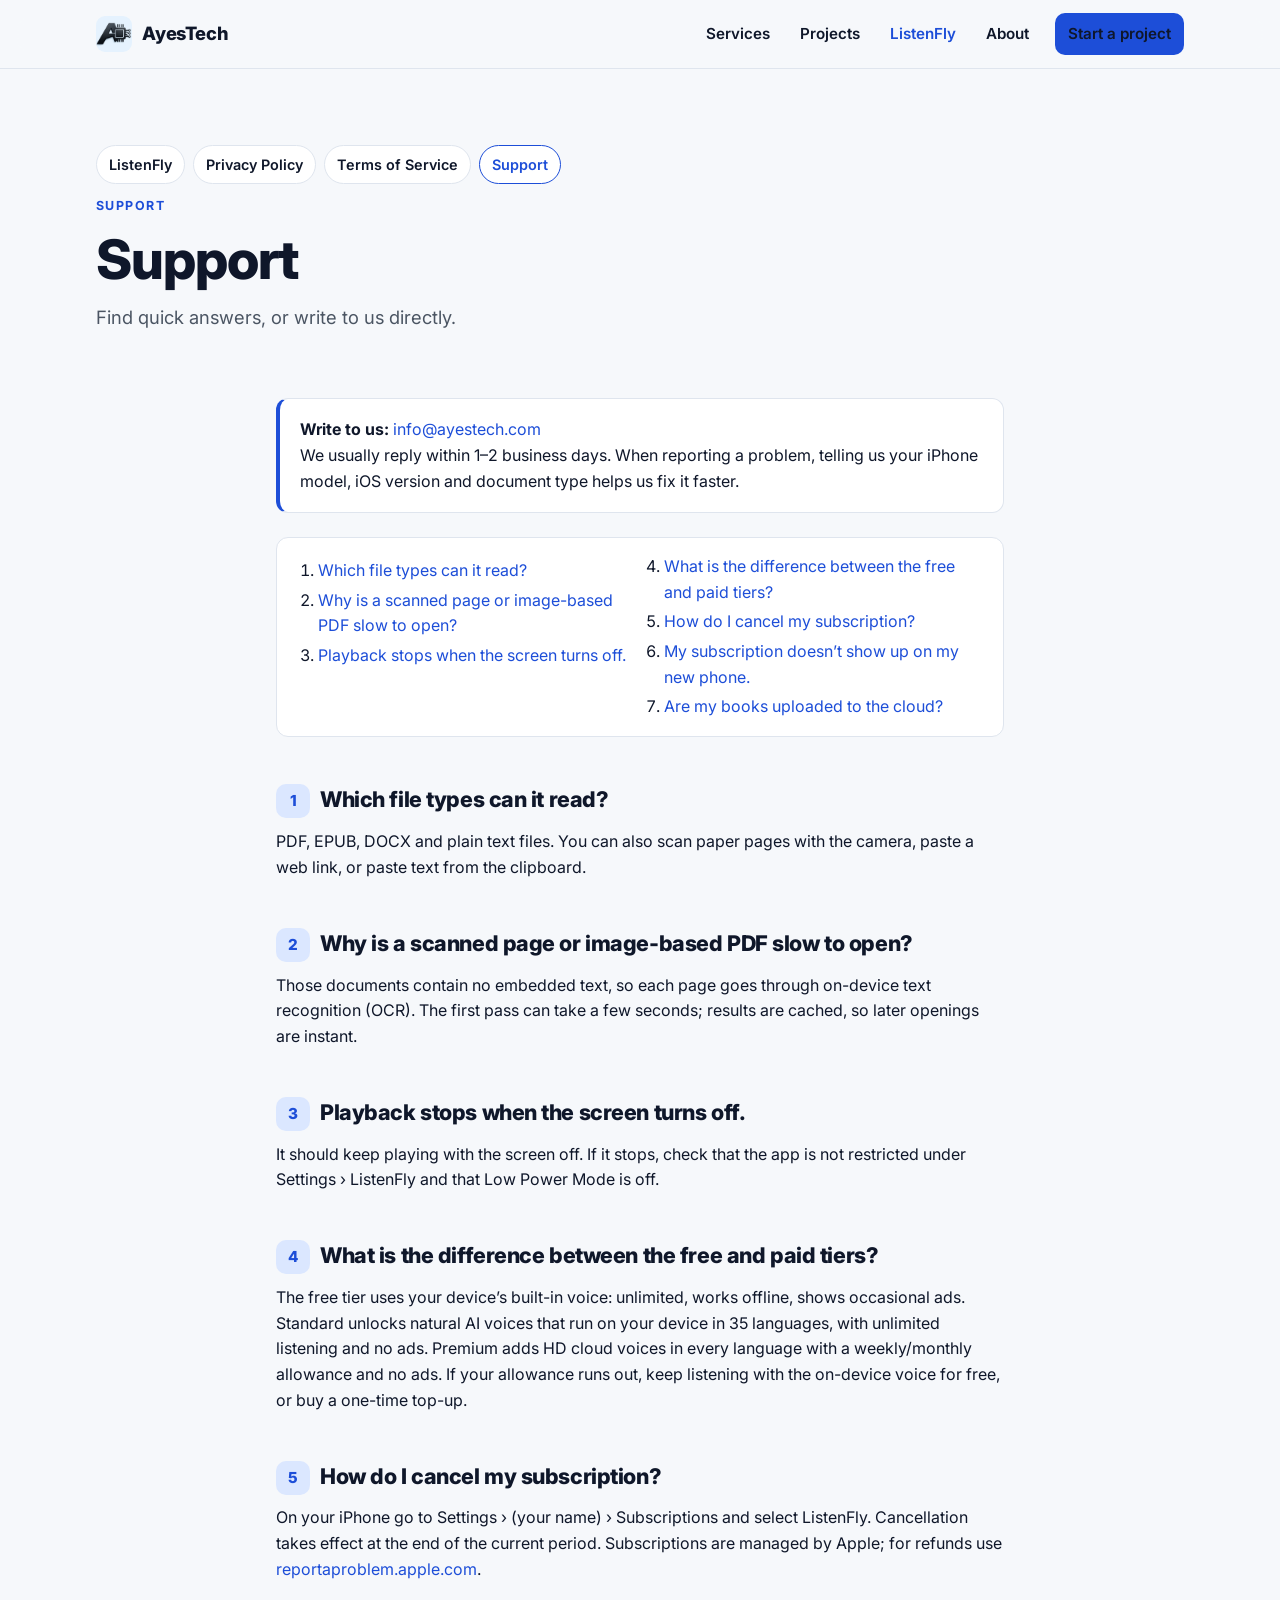
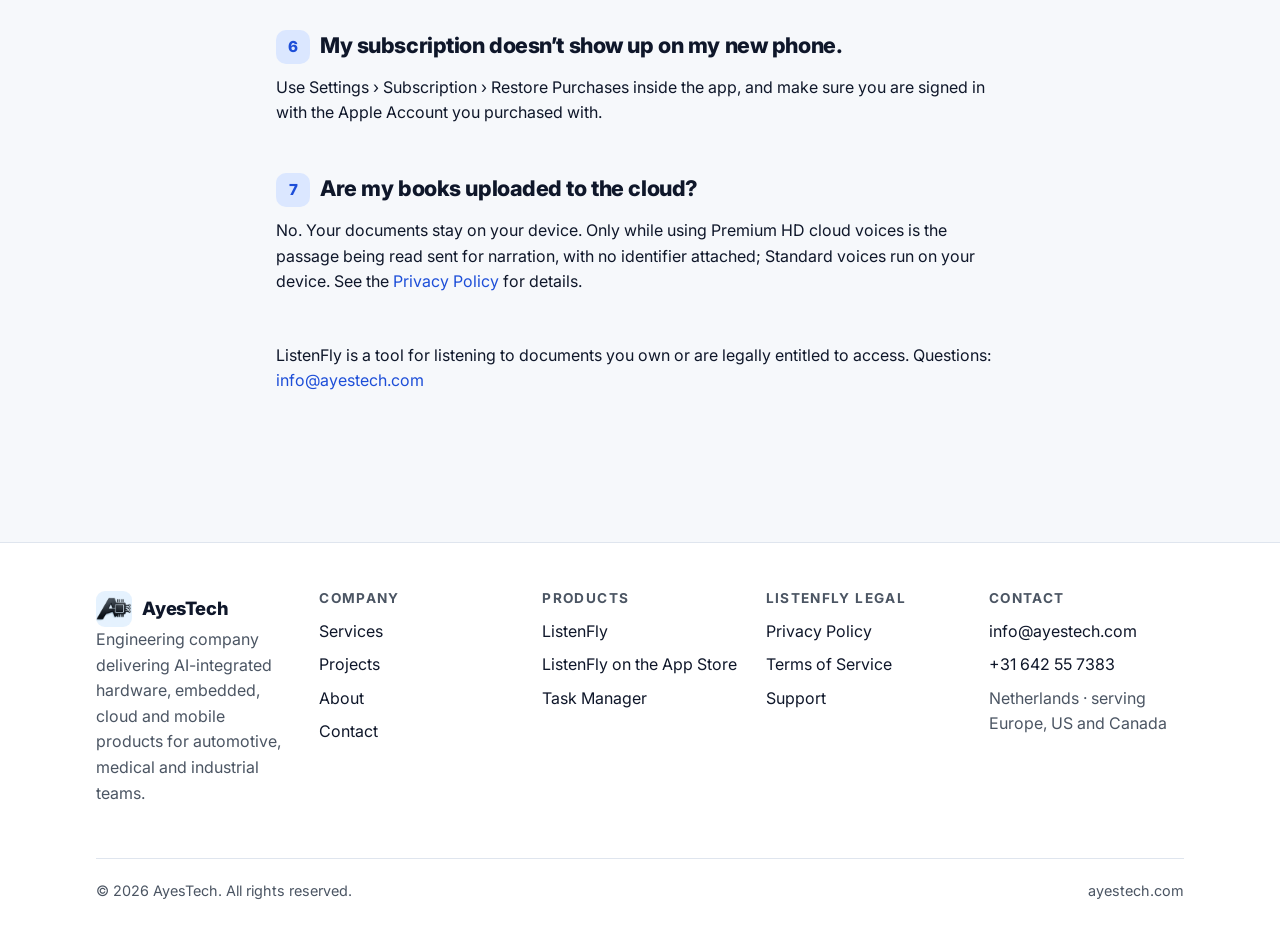
<file: pdf-reader/support/index.html>
<!doctype html>
<html lang="en">
<head>
<meta charset="utf-8">
<meta name="viewport" content="width=device-width, initial-scale=1">
<title>Support – ListenFly – AyesTech</title>
<meta name="description" content="ListenFly support: file types, scanned PDFs, background playback, free vs paid tiers, cancelling or restoring a subscription, privacy of your documents.">
<link rel="canonical" href="https://ayestech.com/pdf-reader/support/">
<meta property="og:type" content="website">
<meta property="og:site_name" content="AyesTech">
<meta property="og:title" content="Support – ListenFly – AyesTech">
<meta property="og:description" content="ListenFly support: file types, scanned PDFs, background playback, free vs paid tiers, cancelling or restoring a subscription, privacy of your documents.">
<meta property="og:url" content="https://ayestech.com/pdf-reader/support/">
<meta property="og:image" content="https://ayestech.com/assets/og-image.png">
<meta name="theme-color" content="#f6f8fb" media="(prefers-color-scheme: light)">
<meta name="theme-color" content="#0b1020" media="(prefers-color-scheme: dark)">
<link rel="icon" href="/assets/icon-192.png" type="image/png">
<link rel="apple-touch-icon" href="/assets/icon-180.png">
<link rel="preconnect" href="https://fonts.googleapis.com">
<link rel="preconnect" href="https://fonts.gstatic.com" crossorigin>
<link rel="stylesheet" href="https://fonts.googleapis.com/css2?family=Inter:wght@400;500;600;700;800&display=swap">
<style>
:root{
  --bg:#f6f8fb;--surface:#ffffff;--surface-2:#eef2f7;--text:#0f172a;--muted:#4b5563;--line:#dfe5ee;
  --brand:#0f172a;--accent:#1d4ed8;--accent-strong:#1e40af;--accent-soft:#dbe7ff;--accent-ink:#ffffff;
  --ok:#047857;--radius:18px;--radius-sm:12px;--shadow:0 12px 32px rgba(15,23,42,.08);--shadow-sm:0 2px 8px rgba(15,23,42,.06);
  --max:1120px;--gutter:16px;color-scheme:light dark;
}
@media (prefers-color-scheme: dark){
  :root:not([data-theme="light"]){
    --bg:#0b1020;--surface:#121a2e;--surface-2:#182239;--text:#e6eaf2;--muted:#a3adc2;--line:#24304a;
    --brand:#e6eaf2;--accent:#6ea0ff;--accent-strong:#8bb3ff;--accent-soft:#1b2a52;--accent-ink:#0b1020;
    --ok:#34d399;--shadow:0 12px 32px rgba(0,0,0,.35);--shadow-sm:0 2px 8px rgba(0,0,0,.3);
  }
}
:root[data-theme="dark"]{
  --bg:#0b1020;--surface:#121a2e;--surface-2:#182239;--text:#e6eaf2;--muted:#a3adc2;--line:#24304a;
  --brand:#e6eaf2;--accent:#6ea0ff;--accent-strong:#8bb3ff;--accent-soft:#1b2a52;--accent-ink:#0b1020;
  --ok:#34d399;--shadow:0 12px 32px rgba(0,0,0,.35);--shadow-sm:0 2px 8px rgba(0,0,0,.3);
}
*,*::before,*::after{box-sizing:border-box}
html{scroll-behavior:smooth;-webkit-text-size-adjust:100%}
body{margin:0;background:var(--bg);color:var(--text);font:16px/1.6 "Inter",-apple-system,BlinkMacSystemFont,"Segoe UI",Roboto,Helvetica,Arial,sans-serif;overflow-x:hidden}
img{max-width:100%;height:auto;display:block}
a{color:var(--accent);text-decoration:none}
a:hover{text-decoration:underline}
h1,h2,h3,h4{line-height:1.15;margin:0 0 .5em;letter-spacing:-.02em;color:var(--text)}
h1{font-size:clamp(2rem,5.2vw,3.4rem);font-weight:800}
h2{font-size:clamp(1.6rem,3.4vw,2.25rem);font-weight:800}
h3{font-size:1.15rem;font-weight:700}
p{margin:0 0 1em}
ul{padding-left:1.2em}
.container{width:100%;max-width:var(--max);margin:0 auto;padding:0 var(--gutter)}
.skip{position:absolute;left:-999px;top:8px;background:var(--accent);color:var(--accent-ink);padding:8px 12px;border-radius:8px;z-index:100}
.skip:focus{left:8px}

/* Header */
.site-header{position:sticky;top:0;z-index:50;background:color-mix(in srgb,var(--bg) 86%,transparent);backdrop-filter:saturate(180%) blur(14px);-webkit-backdrop-filter:saturate(180%) blur(14px);border-bottom:1px solid var(--line)}
.nav{display:flex;align-items:center;justify-content:space-between;gap:16px;height:68px}
.brand{display:flex;align-items:center;gap:10px;font-weight:800;font-size:1.15rem;color:var(--text);letter-spacing:-.01em}
.brand:hover{text-decoration:none}
.brand img{width:36px;height:36px;border-radius:9px}
.site-nav{display:flex;align-items:center;gap:6px}
.site-nav a{color:var(--text);font-weight:600;padding:8px 12px;border-radius:10px;font-size:.95rem}
.site-nav a:hover{background:var(--surface-2);text-decoration:none}
.site-nav a[aria-current="page"]{color:var(--accent)}
.site-nav .btn{margin-left:8px}
.nav-toggle{display:none;width:44px;height:44px;border:1px solid var(--line);background:var(--surface);border-radius:12px;cursor:pointer;padding:0;align-items:center;justify-content:center;flex-direction:column;gap:5px}
.nav-toggle span{display:block;width:20px;height:2px;background:var(--text);border-radius:2px;transition:transform .2s,opacity .2s}
.nav-toggle[aria-expanded="true"] span:nth-child(1){transform:translateY(7px) rotate(45deg)}
.nav-toggle[aria-expanded="true"] span:nth-child(2){opacity:0}
.nav-toggle[aria-expanded="true"] span:nth-child(3){transform:translateY(-7px) rotate(-45deg)}
@media (max-width: 880px){
  .nav-toggle{display:flex}
  .site-nav{position:absolute;left:0;right:0;top:68px;display:none;flex-direction:column;align-items:stretch;gap:2px;padding:10px var(--gutter) 16px;background:var(--surface);border-bottom:1px solid var(--line);box-shadow:var(--shadow)}
  .site-nav.open{display:flex}
  .site-nav a{padding:13px 12px;font-size:1.05rem}
  .site-nav .btn{margin:8px 0 0;text-align:center}
}

/* Buttons */
.btn{display:inline-flex;align-items:center;justify-content:center;gap:8px;padding:12px 20px;border-radius:12px;font-weight:700;border:1px solid transparent;cursor:pointer;transition:transform .15s,box-shadow .15s,background .15s}
.btn:hover{text-decoration:none;transform:translateY(-1px)}
.btn-primary{background:var(--accent);color:var(--accent-ink)}
.btn-primary:hover{background:var(--accent-strong);box-shadow:var(--shadow-sm)}
.btn-secondary{background:var(--surface);color:var(--text);border-color:var(--line)}
.btn-secondary:hover{background:var(--surface-2)}
.btn-sm{padding:9px 14px;font-size:.92rem}
.btn-row{display:flex;flex-wrap:wrap;gap:12px}

/* Layout blocks */
section{padding:64px 0}
@media (min-width: 880px){section{padding:92px 0}}
.section-head{max-width:720px;margin-bottom:36px}
.eyebrow{display:inline-block;font-size:.78rem;font-weight:700;letter-spacing:.12em;text-transform:uppercase;color:var(--accent);margin-bottom:12px}
.lead{font-size:1.15rem;color:var(--muted);max-width:60ch}
.grid{display:grid;gap:18px}
.grid-2{grid-template-columns:repeat(auto-fit,minmax(min(100%,300px),1fr))}
.grid-3{grid-template-columns:repeat(auto-fit,minmax(min(100%,280px),1fr))}
.grid-4{grid-template-columns:repeat(auto-fit,minmax(min(100%,220px),1fr))}
.card{background:var(--surface);border:1px solid var(--line);border-radius:var(--radius);padding:26px;box-shadow:var(--shadow-sm);transition:transform .2s,box-shadow .2s,border-color .2s}
.card:hover{transform:translateY(-3px);box-shadow:var(--shadow);border-color:color-mix(in srgb,var(--accent) 35%,var(--line))}
.card h3{margin-top:14px}
.card p{color:var(--muted);margin-bottom:0}
.card .icon{width:44px;height:44px;border-radius:12px;background:var(--accent-soft);color:var(--accent);display:flex;align-items:center;justify-content:center}
.card .icon svg{width:22px;height:22px}
.card ul{color:var(--muted);margin:12px 0 0;padding-left:1.1em}
.card li{margin:4px 0}
a.card{color:inherit;display:block}
a.card:hover{text-decoration:none}
.card .more{display:inline-block;margin-top:14px;color:var(--accent);font-weight:600}
.muted{color:var(--muted)}
.alt{background:var(--surface-2)}
.tight{padding-top:0}

/* Hero */
.hero{padding:56px 0 48px;position:relative;overflow:hidden}
@media (min-width: 880px){.hero{padding:96px 0 80px}}
.hero::before{content:"";position:absolute;inset:0;background:
  radial-gradient(600px 300px at 10% 0%,color-mix(in srgb,var(--accent) 16%,transparent),transparent 70%),
  radial-gradient(500px 260px at 90% 20%,color-mix(in srgb,var(--accent) 10%,transparent),transparent 70%);pointer-events:none}
.hero .container{position:relative;display:grid;gap:36px;align-items:center}
@media (min-width: 960px){.hero .container{grid-template-columns:1.15fr .85fr}}
.hero h1{margin-bottom:18px}
.hero .lead{font-size:1.2rem;margin-bottom:26px}
.panel{background:var(--surface);border:1px solid var(--line);border-radius:var(--radius);padding:22px;box-shadow:var(--shadow)}
.stats{display:grid;grid-template-columns:repeat(auto-fit,minmax(140px,1fr));gap:14px}
.stat{padding:14px;border-radius:var(--radius-sm);background:var(--surface-2)}
.stat b{display:block;font-size:clamp(1.25rem,4.6vw,1.6rem);font-weight:800;letter-spacing:-.02em;color:var(--text);white-space:nowrap}
.stat span{font-size:.9rem;color:var(--muted)}
.panel .foot{margin:16px 0 0;font-size:.9rem;color:var(--muted)}
.strip{border-top:1px solid var(--line);border-bottom:1px solid var(--line);background:var(--surface);padding:16px 0}
.strip .container{display:flex;flex-wrap:wrap;gap:8px 22px;justify-content:center;font-weight:600;font-size:.92rem;color:var(--muted)}
.strip span::before{content:"";display:inline-block;width:6px;height:6px;border-radius:50%;background:var(--accent);margin-right:8px;vertical-align:middle}

/* Feature rows */
.split{display:grid;gap:28px;align-items:center}
@media (min-width: 900px){.split{grid-template-columns:1fr 1fr;gap:48px}.split.rev > :first-child{order:2}}
.split img{border-radius:var(--radius)}
.checks{list-style:none;padding:0;margin:18px 0 24px}
.checks li{padding-left:30px;position:relative;margin:10px 0;color:var(--text)}
.checks li::before{content:"";position:absolute;left:0;top:5px;width:18px;height:18px;border-radius:50%;background:var(--accent-soft)}
.checks li::after{content:"";position:absolute;left:6px;top:9px;width:6px;height:9px;border:solid var(--accent);border-width:0 2px 2px 0;transform:rotate(45deg)}

/* Steps */
.steps{counter-reset:step}
.step{position:relative;padding-top:8px}
.step .num{font-size:.8rem;font-weight:800;letter-spacing:.12em;color:var(--accent)}
.step h3{margin:6px 0 4px}
.step .sub{font-weight:600;color:var(--text);margin:0 0 6px}

/* Product card */
.product{display:grid;gap:28px;align-items:center;background:var(--surface);border:1px solid var(--line);border-radius:24px;padding:28px;box-shadow:var(--shadow)}
@media (min-width: 900px){.product{grid-template-columns:1fr 1fr;padding:44px}}
.product .app{display:flex;align-items:center;gap:14px;margin-bottom:14px}
.product .app img{width:56px;height:56px;border-radius:14px;box-shadow:var(--shadow-sm)}
.product .app b{font-size:1.25rem}
.product .app span{display:block;color:var(--muted);font-size:.9rem}

/* CTA band */
.cta{background:linear-gradient(135deg,#0f172a,#1e3a8a);color:#fff;border-radius:24px;padding:36px 28px;display:grid;gap:22px;align-items:center}
@media (min-width: 900px){.cta{grid-template-columns:1.3fr .7fr;padding:52px}}
.cta h2,.cta p{color:#fff}
.cta p{color:#c7d2fe}
.cta .btn-primary{background:#fff;color:#0f172a}
.cta .btn-primary:hover{background:#e0e7ff}
.cta .btn-secondary{background:transparent;color:#fff;border-color:rgba(255,255,255,.35)}
.cta .btn-secondary:hover{background:rgba(255,255,255,.08)}
.cta ul{margin:0;padding-left:1.1em;color:#e0e7ff}

/* Page header */
.page-head{padding:52px 0 36px}
@media (min-width: 880px){.page-head{padding:76px 0 48px}}
.page-head h1{margin-bottom:12px}

/* Prose (legal pages) */
.prose{max-width:760px}
.prose h2{font-size:1.35rem;margin-top:2.2em}
.prose h2 .n{display:inline-block;min-width:34px;height:34px;line-height:34px;text-align:center;border-radius:10px;background:var(--accent-soft);color:var(--accent);font-size:.95rem;margin-right:10px;vertical-align:middle}
.prose p,.prose li{color:var(--text)}
.prose .summary{background:var(--surface);border:1px solid var(--line);border-left:4px solid var(--accent);border-radius:var(--radius-sm);padding:18px 20px}
.prose .meta{color:var(--muted);font-size:.95rem}
.toc{background:var(--surface);border:1px solid var(--line);border-radius:var(--radius-sm);padding:16px 20px;margin:24px 0}
.toc ol{margin:0;padding-left:1.3em;columns:2;column-gap:28px}
@media (max-width: 640px){.toc ol{columns:1}}
.toc li{margin:4px 0;break-inside:avoid}
.subnav{display:flex;flex-wrap:wrap;gap:8px;margin:0 0 8px}
.subnav a{padding:7px 12px;border:1px solid var(--line);border-radius:999px;background:var(--surface);color:var(--text);font-size:.9rem;font-weight:600}
.subnav a[aria-current="page"]{border-color:var(--accent);color:var(--accent)}
.subnav a:hover{text-decoration:none;background:var(--surface-2)}

/* Contact */
.contact-card dl{margin:0;display:grid;grid-template-columns:auto 1fr;gap:10px 18px}
.contact-card dt{font-weight:700}
.contact-card dd{margin:0}

/* Footer */
.site-footer{border-top:1px solid var(--line);background:var(--surface);padding:48px 0 28px;margin-top:40px}
.footer-grid{display:grid;gap:28px;grid-template-columns:repeat(auto-fit,minmax(min(100%,180px),1fr))}
.footer-grid h4{font-size:.85rem;letter-spacing:.1em;text-transform:uppercase;color:var(--muted);margin-bottom:12px}
.footer-grid ul{list-style:none;padding:0;margin:0}
.footer-grid li{margin:8px 0}
.footer-grid a{color:var(--text)}
.footer-brand p{color:var(--muted);max-width:34ch}
.footer-bottom{display:flex;flex-wrap:wrap;gap:10px 20px;justify-content:space-between;margin-top:36px;padding-top:20px;border-top:1px solid var(--line);color:var(--muted);font-size:.9rem}

/* Reveal */
@media (prefers-reduced-motion: no-preference){
  .reveal{opacity:0;transform:translateY(14px);transition:opacity .5s ease,transform .5s ease}
  .reveal.in{opacity:1;transform:none}
}
</style>

</head>
<body>
<a class="skip" href="#main">Skip to content</a>
<header class="site-header">
  <div class="container nav">
    <a class="brand" href="/"><img src="/assets/ayestech-logo.png" alt="" width="36" height="36">AyesTech</a>
    <button class="nav-toggle" type="button" aria-expanded="false" aria-controls="site-nav" aria-label="Open menu"><span></span><span></span><span></span></button>
    <nav id="site-nav" class="site-nav" aria-label="Main">
      <a href="/services/">Services</a><a href="/projects/">Projects</a><a href="/pdf-reader/">ListenFly</a><a href="/about/">About</a>
      <a class="btn btn-primary btn-sm" href="/contact/">Start a project</a>
    </nav>
  </div>
</header>
<main id="main">

<section class="page-head">
  <div class="container">
    <div class="subnav"><a href="/pdf-reader/">ListenFly</a><a href="/pdf-reader/privacy/">Privacy Policy</a><a href="/pdf-reader/terms/">Terms of Service</a><a href="/pdf-reader/support/" aria-current="page">Support</a></div>
    <span class="eyebrow">Support</span>
    <h1>Support</h1>
    <p class="lead">Find quick answers, or write to us directly.</p>
    
  </div>
</section>
<section class="tight">
  <div class="container prose">
    <div class="summary"><strong>Write to us:</strong> <a href="mailto:info@ayestech.com">info@ayestech.com</a><br>We usually reply within 1–2 business days. When reporting a problem, telling us your iPhone model, iOS version and document type helps us fix it faster.</div>
    <div class="toc"><ol><li><a href="#s1">Which file types can it read?</a></li><li><a href="#s2">Why is a scanned page or image-based PDF slow to open?</a></li><li><a href="#s3">Playback stops when the screen turns off.</a></li><li><a href="#s4">What is the difference between the free and paid tiers?</a></li><li><a href="#s5">How do I cancel my subscription?</a></li><li><a href="#s6">My subscription doesn’t show up on my new phone.</a></li><li><a href="#s7">Are my books uploaded to the cloud?</a></li></ol></div>
    <h2 id="s1"><span class="n">1</span>Which file types can it read?</h2><p>PDF, EPUB, DOCX and plain text files. You can also scan paper pages with the camera, paste a web link, or paste text from the clipboard.</p><h2 id="s2"><span class="n">2</span>Why is a scanned page or image-based PDF slow to open?</h2><p>Those documents contain no embedded text, so each page goes through on-device text recognition (OCR). The first pass can take a few seconds; results are cached, so later openings are instant.</p><h2 id="s3"><span class="n">3</span>Playback stops when the screen turns off.</h2><p>It should keep playing with the screen off. If it stops, check that the app is not restricted under Settings › ListenFly and that Low Power Mode is off.</p><h2 id="s4"><span class="n">4</span>What is the difference between the free and paid tiers?</h2><p>The free tier uses your device’s built-in voice: unlimited, works offline, shows occasional ads. Standard unlocks natural AI voices that run on your device in 35 languages, with unlimited listening and no ads. Premium adds HD cloud voices in every language with a weekly/monthly allowance and no ads. If your allowance runs out, keep listening with the on-device voice for free, or buy a one-time top-up.</p><h2 id="s5"><span class="n">5</span>How do I cancel my subscription?</h2><p>On your iPhone go to Settings › (your name) › Subscriptions and select ListenFly. Cancellation takes effect at the end of the current period. Subscriptions are managed by Apple; for refunds use <a href="https://reportaproblem.apple.com">reportaproblem.apple.com</a>.</p><h2 id="s6"><span class="n">6</span>My subscription doesn’t show up on my new phone.</h2><p>Use Settings › Subscription › Restore Purchases inside the app, and make sure you are signed in with the Apple Account you purchased with.</p><h2 id="s7"><span class="n">7</span>Are my books uploaded to the cloud?</h2><p>No. Your documents stay on your device. Only while using Premium HD cloud voices is the passage being read sent for narration, with no identifier attached; Standard voices run on your device. See the <a href="/pdf-reader/privacy/">Privacy Policy</a> for details.</p>
    <p class="muted" style="margin-top:3em">ListenFly is a tool for listening to documents you own or are legally entitled to access. Questions: <a href="mailto:info@ayestech.com">info@ayestech.com</a></p>
  </div>
</section>

</main>
<footer class="site-footer">
  <div class="container">
    <div class="footer-grid">
      <div class="footer-brand">
        <a class="brand" href="/"><img src="/assets/ayestech-logo.png" alt="" width="36" height="36">AyesTech</a>
        <p>Engineering company delivering AI-integrated hardware, embedded, cloud and mobile products for automotive, medical and industrial teams.</p>
      </div>
      <div>
        <h4>Company</h4>
        <ul>
          <li><a href="/services/">Services</a></li>
          <li><a href="/projects/">Projects</a></li>
          <li><a href="/about/">About</a></li>
          <li><a href="/contact/">Contact</a></li>
        </ul>
      </div>
      <div>
        <h4>Products</h4>
        <ul>
          <li><a href="https://listenfly.ayestech.com">ListenFly</a></li>
          <li><a href="https://apps.apple.com/app/listenfly/id6795153598">ListenFly on the App Store</a></li>
          <li><a href="https://taskmanager.ayestech.com/">Task Manager</a></li>
        </ul>
      </div>
      <div>
        <h4>ListenFly legal</h4>
        <ul>
          <li><a href="/pdf-reader/privacy/">Privacy Policy</a></li>
          <li><a href="/pdf-reader/terms/">Terms of Service</a></li>
          <li><a href="/pdf-reader/support/">Support</a></li>
        </ul>
      </div>
      <div>
        <h4>Contact</h4>
        <ul>
          <li><a href="mailto:info@ayestech.com">info@ayestech.com</a></li>
          <li><a href="tel:+31642557383">+31 642 55 7383</a></li>
          <li class="muted">Netherlands · serving Europe, US and Canada</li>
        </ul>
      </div>
    </div>
    <div class="footer-bottom">
      <span>© 2026 AyesTech. All rights reserved.</span>
      <span>ayestech.com</span>
    </div>
  </div>
</footer>
<script>
(function(){
  var toggle=document.querySelector('.nav-toggle'),nav=document.getElementById('site-nav');
  if(toggle&&nav){
    toggle.addEventListener('click',function(){
      var open=nav.classList.toggle('open');toggle.setAttribute('aria-expanded',open?'true':'false');
    });
    nav.querySelectorAll('a').forEach(function(a){a.addEventListener('click',function(){nav.classList.remove('open');toggle.setAttribute('aria-expanded','false');});});
    document.addEventListener('keydown',function(e){if(e.key==='Escape'){nav.classList.remove('open');toggle.setAttribute('aria-expanded','false');}});
    document.addEventListener('click',function(e){if(!nav.contains(e.target)&&!toggle.contains(e.target)){nav.classList.remove('open');toggle.setAttribute('aria-expanded','false');}});
  }
  var path=location.pathname.replace(/index\.html$/,'');
  document.querySelectorAll('.site-nav a').forEach(function(a){
    var href=a.getAttribute('href');
    if(href&&href.indexOf('/')===0&&(href===path||(href!=='/'&&path.indexOf(href)===0))){a.setAttribute('aria-current','page');}
  });
  document.querySelectorAll('.subnav a').forEach(function(a){
    if(a.getAttribute('href')===path){a.setAttribute('aria-current','page');}else{a.removeAttribute('aria-current');}
  });
  if('IntersectionObserver' in window){
    var io=new IntersectionObserver(function(entries){entries.forEach(function(en){if(en.isIntersecting){en.target.classList.add('in');io.unobserve(en.target);}});},{rootMargin:'0px 0px -8% 0px'});
    document.querySelectorAll('.reveal').forEach(function(el){io.observe(el);});
  }else{document.querySelectorAll('.reveal').forEach(function(el){el.classList.add('in');});}
})();
</script>
</body>
</html>
</file>
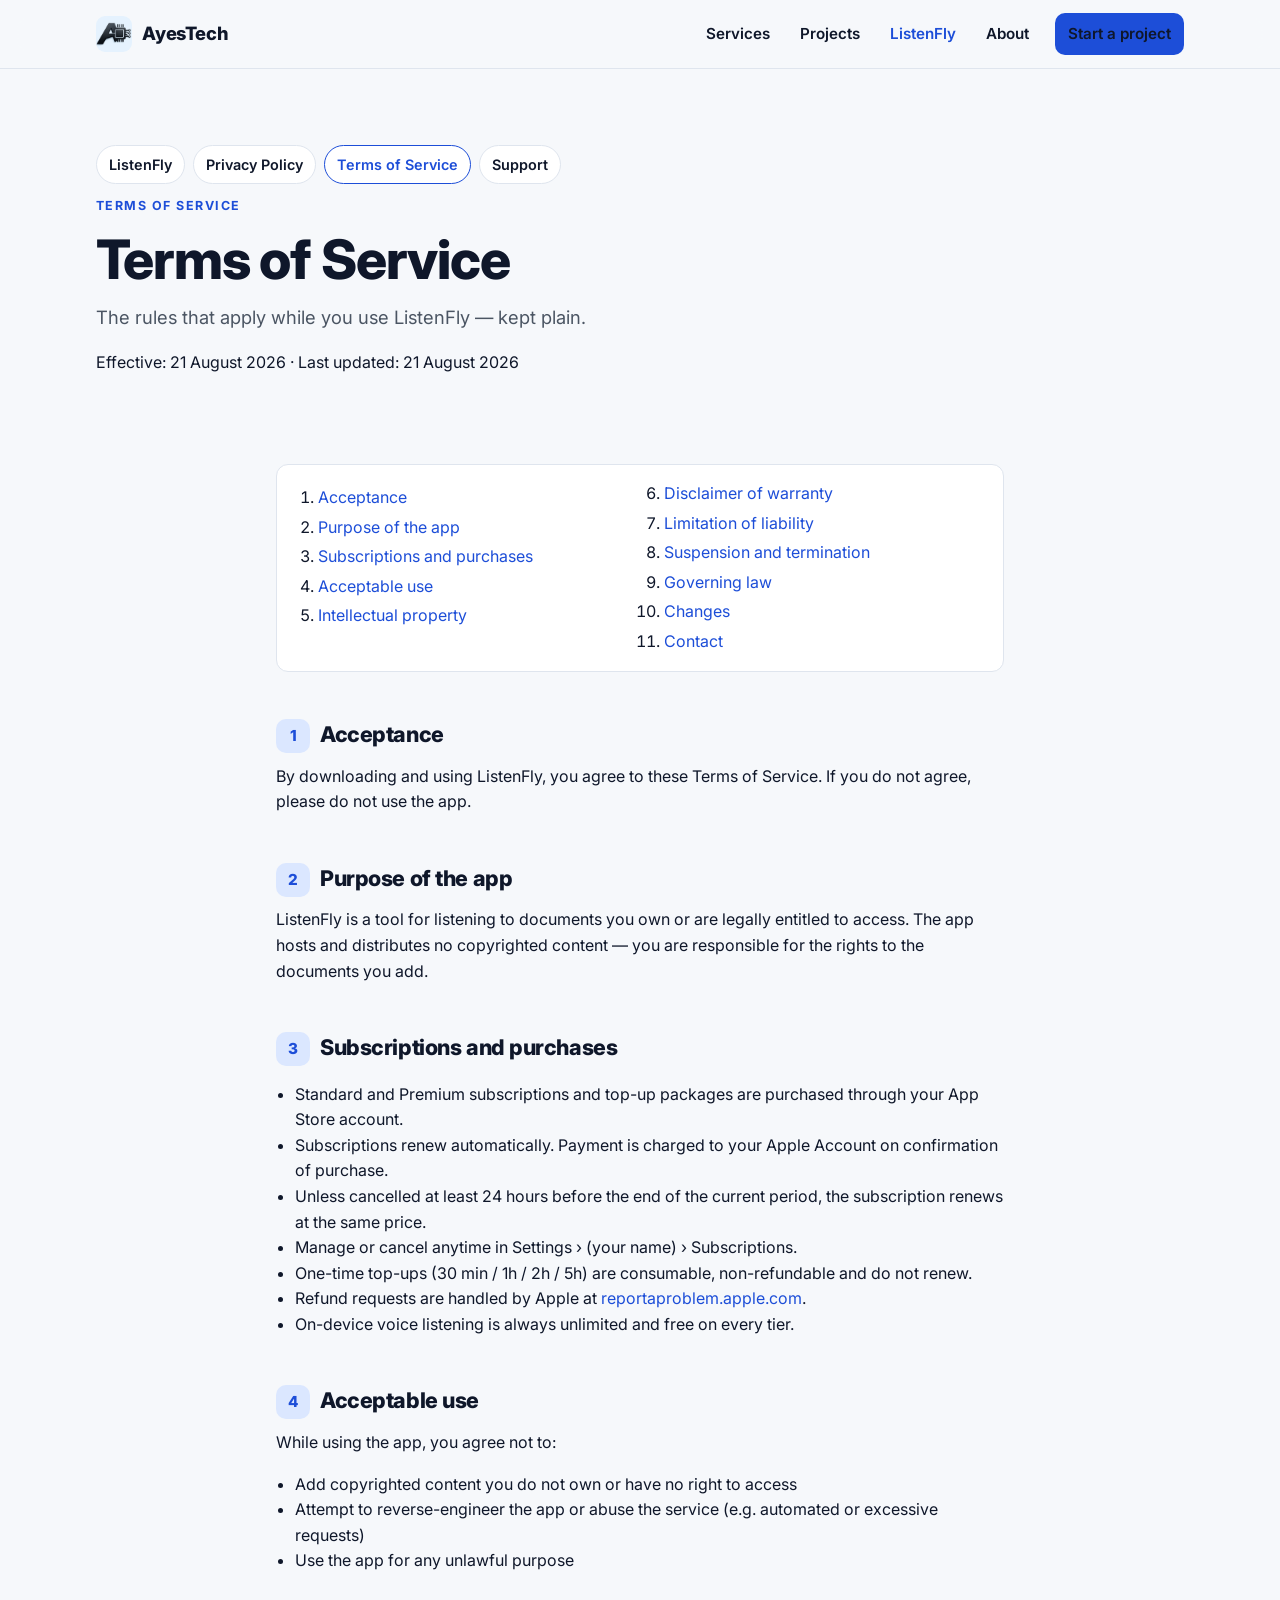
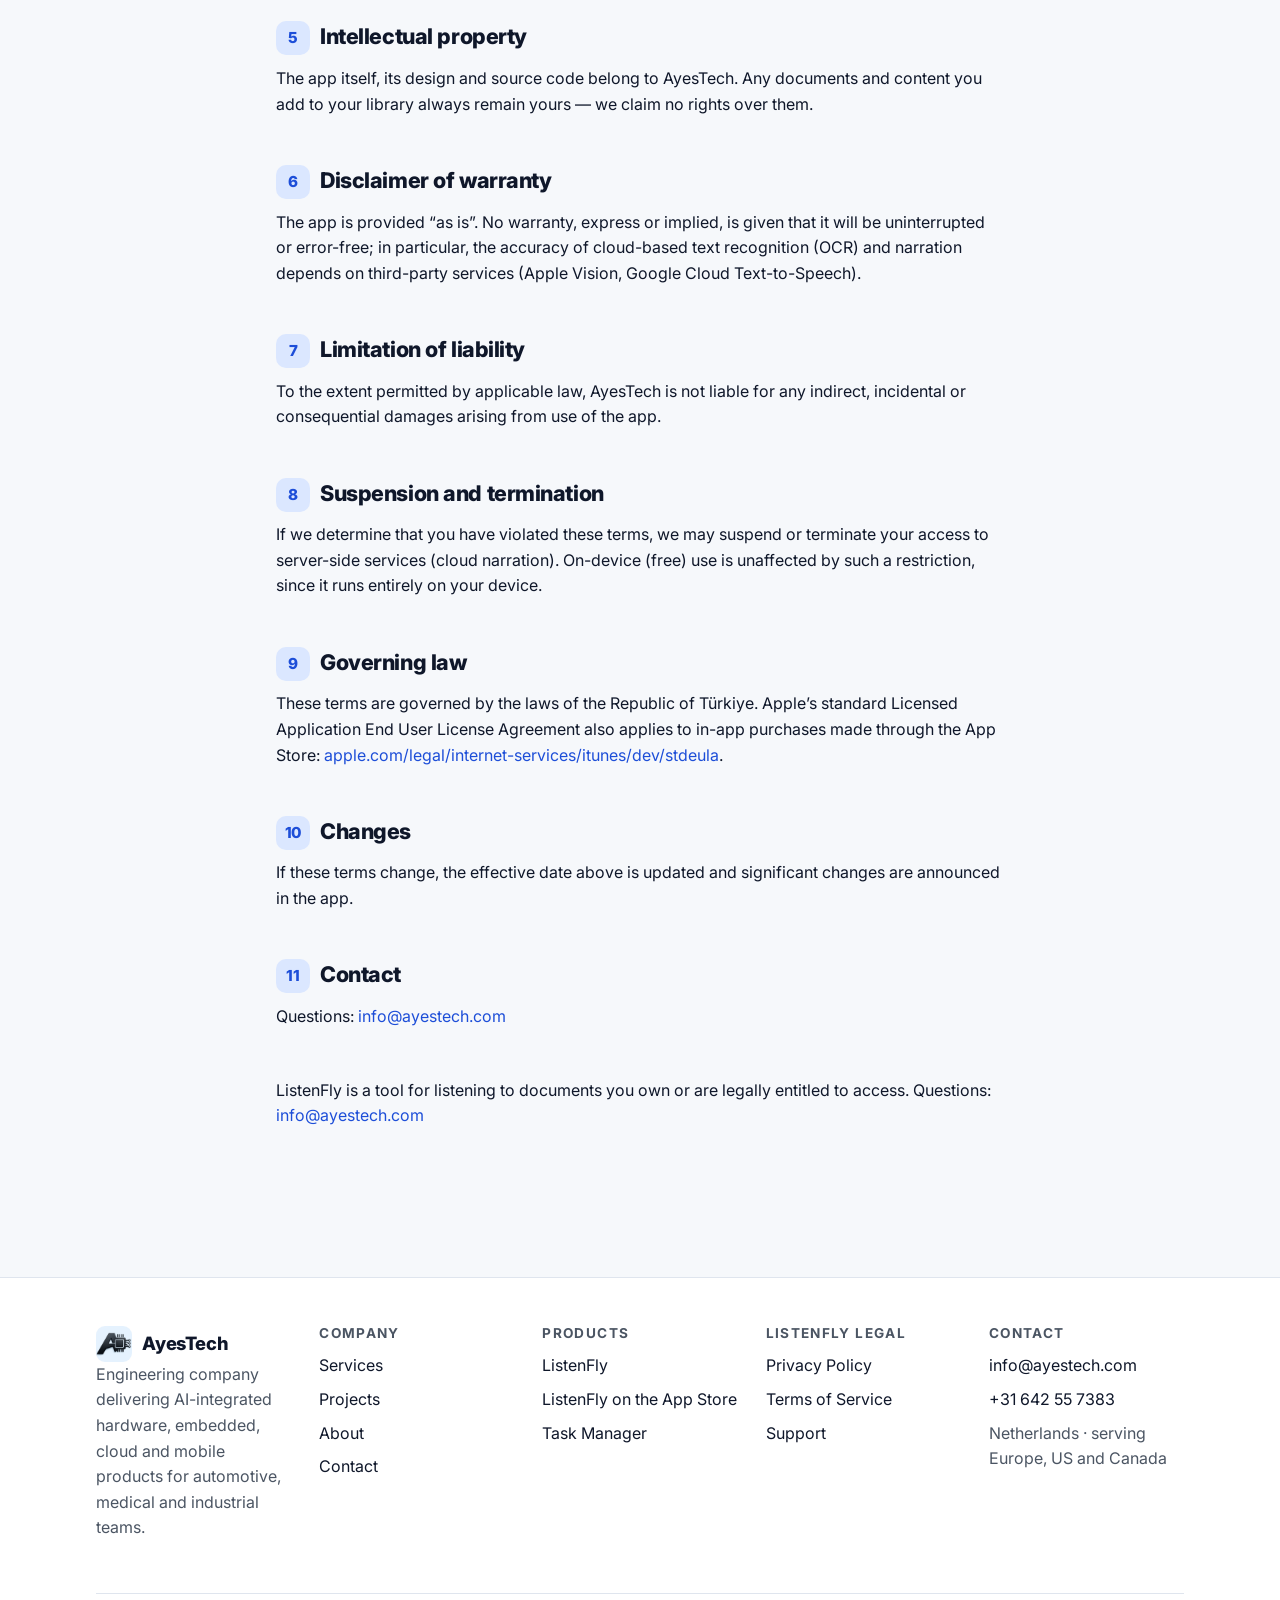
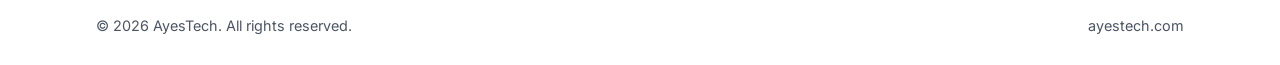
<file: pdf-reader/terms/index.html>
<!doctype html>
<html lang="en">
<head>
<meta charset="utf-8">
<meta name="viewport" content="width=device-width, initial-scale=1">
<title>Terms of Service – ListenFly – AyesTech</title>
<meta name="description" content="ListenFly terms of service: acceptance, purpose, subscriptions and purchases, acceptable use, intellectual property, warranty, liability, governing law.">
<link rel="canonical" href="https://ayestech.com/pdf-reader/terms/">
<meta property="og:type" content="website">
<meta property="og:site_name" content="AyesTech">
<meta property="og:title" content="Terms of Service – ListenFly – AyesTech">
<meta property="og:description" content="ListenFly terms of service: acceptance, purpose, subscriptions and purchases, acceptable use, intellectual property, warranty, liability, governing law.">
<meta property="og:url" content="https://ayestech.com/pdf-reader/terms/">
<meta property="og:image" content="https://ayestech.com/assets/og-image.png">
<meta name="theme-color" content="#f6f8fb" media="(prefers-color-scheme: light)">
<meta name="theme-color" content="#0b1020" media="(prefers-color-scheme: dark)">
<link rel="icon" href="/assets/icon-192.png" type="image/png">
<link rel="apple-touch-icon" href="/assets/icon-180.png">
<link rel="preconnect" href="https://fonts.googleapis.com">
<link rel="preconnect" href="https://fonts.gstatic.com" crossorigin>
<link rel="stylesheet" href="https://fonts.googleapis.com/css2?family=Inter:wght@400;500;600;700;800&display=swap">
<style>
:root{
  --bg:#f6f8fb;--surface:#ffffff;--surface-2:#eef2f7;--text:#0f172a;--muted:#4b5563;--line:#dfe5ee;
  --brand:#0f172a;--accent:#1d4ed8;--accent-strong:#1e40af;--accent-soft:#dbe7ff;--accent-ink:#ffffff;
  --ok:#047857;--radius:18px;--radius-sm:12px;--shadow:0 12px 32px rgba(15,23,42,.08);--shadow-sm:0 2px 8px rgba(15,23,42,.06);
  --max:1120px;--gutter:16px;color-scheme:light dark;
}
@media (prefers-color-scheme: dark){
  :root:not([data-theme="light"]){
    --bg:#0b1020;--surface:#121a2e;--surface-2:#182239;--text:#e6eaf2;--muted:#a3adc2;--line:#24304a;
    --brand:#e6eaf2;--accent:#6ea0ff;--accent-strong:#8bb3ff;--accent-soft:#1b2a52;--accent-ink:#0b1020;
    --ok:#34d399;--shadow:0 12px 32px rgba(0,0,0,.35);--shadow-sm:0 2px 8px rgba(0,0,0,.3);
  }
}
:root[data-theme="dark"]{
  --bg:#0b1020;--surface:#121a2e;--surface-2:#182239;--text:#e6eaf2;--muted:#a3adc2;--line:#24304a;
  --brand:#e6eaf2;--accent:#6ea0ff;--accent-strong:#8bb3ff;--accent-soft:#1b2a52;--accent-ink:#0b1020;
  --ok:#34d399;--shadow:0 12px 32px rgba(0,0,0,.35);--shadow-sm:0 2px 8px rgba(0,0,0,.3);
}
*,*::before,*::after{box-sizing:border-box}
html{scroll-behavior:smooth;-webkit-text-size-adjust:100%}
body{margin:0;background:var(--bg);color:var(--text);font:16px/1.6 "Inter",-apple-system,BlinkMacSystemFont,"Segoe UI",Roboto,Helvetica,Arial,sans-serif;overflow-x:hidden}
img{max-width:100%;height:auto;display:block}
a{color:var(--accent);text-decoration:none}
a:hover{text-decoration:underline}
h1,h2,h3,h4{line-height:1.15;margin:0 0 .5em;letter-spacing:-.02em;color:var(--text)}
h1{font-size:clamp(2rem,5.2vw,3.4rem);font-weight:800}
h2{font-size:clamp(1.6rem,3.4vw,2.25rem);font-weight:800}
h3{font-size:1.15rem;font-weight:700}
p{margin:0 0 1em}
ul{padding-left:1.2em}
.container{width:100%;max-width:var(--max);margin:0 auto;padding:0 var(--gutter)}
.skip{position:absolute;left:-999px;top:8px;background:var(--accent);color:var(--accent-ink);padding:8px 12px;border-radius:8px;z-index:100}
.skip:focus{left:8px}

/* Header */
.site-header{position:sticky;top:0;z-index:50;background:color-mix(in srgb,var(--bg) 86%,transparent);backdrop-filter:saturate(180%) blur(14px);-webkit-backdrop-filter:saturate(180%) blur(14px);border-bottom:1px solid var(--line)}
.nav{display:flex;align-items:center;justify-content:space-between;gap:16px;height:68px}
.brand{display:flex;align-items:center;gap:10px;font-weight:800;font-size:1.15rem;color:var(--text);letter-spacing:-.01em}
.brand:hover{text-decoration:none}
.brand img{width:36px;height:36px;border-radius:9px}
.site-nav{display:flex;align-items:center;gap:6px}
.site-nav a{color:var(--text);font-weight:600;padding:8px 12px;border-radius:10px;font-size:.95rem}
.site-nav a:hover{background:var(--surface-2);text-decoration:none}
.site-nav a[aria-current="page"]{color:var(--accent)}
.site-nav .btn{margin-left:8px}
.nav-toggle{display:none;width:44px;height:44px;border:1px solid var(--line);background:var(--surface);border-radius:12px;cursor:pointer;padding:0;align-items:center;justify-content:center;flex-direction:column;gap:5px}
.nav-toggle span{display:block;width:20px;height:2px;background:var(--text);border-radius:2px;transition:transform .2s,opacity .2s}
.nav-toggle[aria-expanded="true"] span:nth-child(1){transform:translateY(7px) rotate(45deg)}
.nav-toggle[aria-expanded="true"] span:nth-child(2){opacity:0}
.nav-toggle[aria-expanded="true"] span:nth-child(3){transform:translateY(-7px) rotate(-45deg)}
@media (max-width: 880px){
  .nav-toggle{display:flex}
  .site-nav{position:absolute;left:0;right:0;top:68px;display:none;flex-direction:column;align-items:stretch;gap:2px;padding:10px var(--gutter) 16px;background:var(--surface);border-bottom:1px solid var(--line);box-shadow:var(--shadow)}
  .site-nav.open{display:flex}
  .site-nav a{padding:13px 12px;font-size:1.05rem}
  .site-nav .btn{margin:8px 0 0;text-align:center}
}

/* Buttons */
.btn{display:inline-flex;align-items:center;justify-content:center;gap:8px;padding:12px 20px;border-radius:12px;font-weight:700;border:1px solid transparent;cursor:pointer;transition:transform .15s,box-shadow .15s,background .15s}
.btn:hover{text-decoration:none;transform:translateY(-1px)}
.btn-primary{background:var(--accent);color:var(--accent-ink)}
.btn-primary:hover{background:var(--accent-strong);box-shadow:var(--shadow-sm)}
.btn-secondary{background:var(--surface);color:var(--text);border-color:var(--line)}
.btn-secondary:hover{background:var(--surface-2)}
.btn-sm{padding:9px 14px;font-size:.92rem}
.btn-row{display:flex;flex-wrap:wrap;gap:12px}

/* Layout blocks */
section{padding:64px 0}
@media (min-width: 880px){section{padding:92px 0}}
.section-head{max-width:720px;margin-bottom:36px}
.eyebrow{display:inline-block;font-size:.78rem;font-weight:700;letter-spacing:.12em;text-transform:uppercase;color:var(--accent);margin-bottom:12px}
.lead{font-size:1.15rem;color:var(--muted);max-width:60ch}
.grid{display:grid;gap:18px}
.grid-2{grid-template-columns:repeat(auto-fit,minmax(min(100%,300px),1fr))}
.grid-3{grid-template-columns:repeat(auto-fit,minmax(min(100%,280px),1fr))}
.grid-4{grid-template-columns:repeat(auto-fit,minmax(min(100%,220px),1fr))}
.card{background:var(--surface);border:1px solid var(--line);border-radius:var(--radius);padding:26px;box-shadow:var(--shadow-sm);transition:transform .2s,box-shadow .2s,border-color .2s}
.card:hover{transform:translateY(-3px);box-shadow:var(--shadow);border-color:color-mix(in srgb,var(--accent) 35%,var(--line))}
.card h3{margin-top:14px}
.card p{color:var(--muted);margin-bottom:0}
.card .icon{width:44px;height:44px;border-radius:12px;background:var(--accent-soft);color:var(--accent);display:flex;align-items:center;justify-content:center}
.card .icon svg{width:22px;height:22px}
.card ul{color:var(--muted);margin:12px 0 0;padding-left:1.1em}
.card li{margin:4px 0}
a.card{color:inherit;display:block}
a.card:hover{text-decoration:none}
.card .more{display:inline-block;margin-top:14px;color:var(--accent);font-weight:600}
.muted{color:var(--muted)}
.alt{background:var(--surface-2)}
.tight{padding-top:0}

/* Hero */
.hero{padding:56px 0 48px;position:relative;overflow:hidden}
@media (min-width: 880px){.hero{padding:96px 0 80px}}
.hero::before{content:"";position:absolute;inset:0;background:
  radial-gradient(600px 300px at 10% 0%,color-mix(in srgb,var(--accent) 16%,transparent),transparent 70%),
  radial-gradient(500px 260px at 90% 20%,color-mix(in srgb,var(--accent) 10%,transparent),transparent 70%);pointer-events:none}
.hero .container{position:relative;display:grid;gap:36px;align-items:center}
@media (min-width: 960px){.hero .container{grid-template-columns:1.15fr .85fr}}
.hero h1{margin-bottom:18px}
.hero .lead{font-size:1.2rem;margin-bottom:26px}
.panel{background:var(--surface);border:1px solid var(--line);border-radius:var(--radius);padding:22px;box-shadow:var(--shadow)}
.stats{display:grid;grid-template-columns:repeat(auto-fit,minmax(140px,1fr));gap:14px}
.stat{padding:14px;border-radius:var(--radius-sm);background:var(--surface-2)}
.stat b{display:block;font-size:clamp(1.25rem,4.6vw,1.6rem);font-weight:800;letter-spacing:-.02em;color:var(--text);white-space:nowrap}
.stat span{font-size:.9rem;color:var(--muted)}
.panel .foot{margin:16px 0 0;font-size:.9rem;color:var(--muted)}
.strip{border-top:1px solid var(--line);border-bottom:1px solid var(--line);background:var(--surface);padding:16px 0}
.strip .container{display:flex;flex-wrap:wrap;gap:8px 22px;justify-content:center;font-weight:600;font-size:.92rem;color:var(--muted)}
.strip span::before{content:"";display:inline-block;width:6px;height:6px;border-radius:50%;background:var(--accent);margin-right:8px;vertical-align:middle}

/* Feature rows */
.split{display:grid;gap:28px;align-items:center}
@media (min-width: 900px){.split{grid-template-columns:1fr 1fr;gap:48px}.split.rev > :first-child{order:2}}
.split img{border-radius:var(--radius)}
.checks{list-style:none;padding:0;margin:18px 0 24px}
.checks li{padding-left:30px;position:relative;margin:10px 0;color:var(--text)}
.checks li::before{content:"";position:absolute;left:0;top:5px;width:18px;height:18px;border-radius:50%;background:var(--accent-soft)}
.checks li::after{content:"";position:absolute;left:6px;top:9px;width:6px;height:9px;border:solid var(--accent);border-width:0 2px 2px 0;transform:rotate(45deg)}

/* Steps */
.steps{counter-reset:step}
.step{position:relative;padding-top:8px}
.step .num{font-size:.8rem;font-weight:800;letter-spacing:.12em;color:var(--accent)}
.step h3{margin:6px 0 4px}
.step .sub{font-weight:600;color:var(--text);margin:0 0 6px}

/* Product card */
.product{display:grid;gap:28px;align-items:center;background:var(--surface);border:1px solid var(--line);border-radius:24px;padding:28px;box-shadow:var(--shadow)}
@media (min-width: 900px){.product{grid-template-columns:1fr 1fr;padding:44px}}
.product .app{display:flex;align-items:center;gap:14px;margin-bottom:14px}
.product .app img{width:56px;height:56px;border-radius:14px;box-shadow:var(--shadow-sm)}
.product .app b{font-size:1.25rem}
.product .app span{display:block;color:var(--muted);font-size:.9rem}

/* CTA band */
.cta{background:linear-gradient(135deg,#0f172a,#1e3a8a);color:#fff;border-radius:24px;padding:36px 28px;display:grid;gap:22px;align-items:center}
@media (min-width: 900px){.cta{grid-template-columns:1.3fr .7fr;padding:52px}}
.cta h2,.cta p{color:#fff}
.cta p{color:#c7d2fe}
.cta .btn-primary{background:#fff;color:#0f172a}
.cta .btn-primary:hover{background:#e0e7ff}
.cta .btn-secondary{background:transparent;color:#fff;border-color:rgba(255,255,255,.35)}
.cta .btn-secondary:hover{background:rgba(255,255,255,.08)}
.cta ul{margin:0;padding-left:1.1em;color:#e0e7ff}

/* Page header */
.page-head{padding:52px 0 36px}
@media (min-width: 880px){.page-head{padding:76px 0 48px}}
.page-head h1{margin-bottom:12px}

/* Prose (legal pages) */
.prose{max-width:760px}
.prose h2{font-size:1.35rem;margin-top:2.2em}
.prose h2 .n{display:inline-block;min-width:34px;height:34px;line-height:34px;text-align:center;border-radius:10px;background:var(--accent-soft);color:var(--accent);font-size:.95rem;margin-right:10px;vertical-align:middle}
.prose p,.prose li{color:var(--text)}
.prose .summary{background:var(--surface);border:1px solid var(--line);border-left:4px solid var(--accent);border-radius:var(--radius-sm);padding:18px 20px}
.prose .meta{color:var(--muted);font-size:.95rem}
.toc{background:var(--surface);border:1px solid var(--line);border-radius:var(--radius-sm);padding:16px 20px;margin:24px 0}
.toc ol{margin:0;padding-left:1.3em;columns:2;column-gap:28px}
@media (max-width: 640px){.toc ol{columns:1}}
.toc li{margin:4px 0;break-inside:avoid}
.subnav{display:flex;flex-wrap:wrap;gap:8px;margin:0 0 8px}
.subnav a{padding:7px 12px;border:1px solid var(--line);border-radius:999px;background:var(--surface);color:var(--text);font-size:.9rem;font-weight:600}
.subnav a[aria-current="page"]{border-color:var(--accent);color:var(--accent)}
.subnav a:hover{text-decoration:none;background:var(--surface-2)}

/* Contact */
.contact-card dl{margin:0;display:grid;grid-template-columns:auto 1fr;gap:10px 18px}
.contact-card dt{font-weight:700}
.contact-card dd{margin:0}

/* Footer */
.site-footer{border-top:1px solid var(--line);background:var(--surface);padding:48px 0 28px;margin-top:40px}
.footer-grid{display:grid;gap:28px;grid-template-columns:repeat(auto-fit,minmax(min(100%,180px),1fr))}
.footer-grid h4{font-size:.85rem;letter-spacing:.1em;text-transform:uppercase;color:var(--muted);margin-bottom:12px}
.footer-grid ul{list-style:none;padding:0;margin:0}
.footer-grid li{margin:8px 0}
.footer-grid a{color:var(--text)}
.footer-brand p{color:var(--muted);max-width:34ch}
.footer-bottom{display:flex;flex-wrap:wrap;gap:10px 20px;justify-content:space-between;margin-top:36px;padding-top:20px;border-top:1px solid var(--line);color:var(--muted);font-size:.9rem}

/* Reveal */
@media (prefers-reduced-motion: no-preference){
  .reveal{opacity:0;transform:translateY(14px);transition:opacity .5s ease,transform .5s ease}
  .reveal.in{opacity:1;transform:none}
}
</style>

</head>
<body>
<a class="skip" href="#main">Skip to content</a>
<header class="site-header">
  <div class="container nav">
    <a class="brand" href="/"><img src="/assets/ayestech-logo.png" alt="" width="36" height="36">AyesTech</a>
    <button class="nav-toggle" type="button" aria-expanded="false" aria-controls="site-nav" aria-label="Open menu"><span></span><span></span><span></span></button>
    <nav id="site-nav" class="site-nav" aria-label="Main">
      <a href="/services/">Services</a><a href="/projects/">Projects</a><a href="/pdf-reader/">ListenFly</a><a href="/about/">About</a>
      <a class="btn btn-primary btn-sm" href="/contact/">Start a project</a>
    </nav>
  </div>
</header>
<main id="main">

<section class="page-head">
  <div class="container">
    <div class="subnav"><a href="/pdf-reader/">ListenFly</a><a href="/pdf-reader/privacy/">Privacy Policy</a><a href="/pdf-reader/terms/" aria-current="page">Terms of Service</a><a href="/pdf-reader/support/">Support</a></div>
    <span class="eyebrow">Terms of service</span>
    <h1>Terms of Service</h1>
    <p class="lead">The rules that apply while you use ListenFly — kept plain.</p>
    <p class="meta">Effective: 21 August 2026 · Last updated: 21 August 2026</p>
  </div>
</section>
<section class="tight">
  <div class="container prose">
    
    <div class="toc"><ol><li><a href="#s1">Acceptance</a></li><li><a href="#s2">Purpose of the app</a></li><li><a href="#s3">Subscriptions and purchases</a></li><li><a href="#s4">Acceptable use</a></li><li><a href="#s5">Intellectual property</a></li><li><a href="#s6">Disclaimer of warranty</a></li><li><a href="#s7">Limitation of liability</a></li><li><a href="#s8">Suspension and termination</a></li><li><a href="#s9">Governing law</a></li><li><a href="#s10">Changes</a></li><li><a href="#s11">Contact</a></li></ol></div>
    <h2 id="s1"><span class="n">1</span>Acceptance</h2><p>By downloading and using ListenFly, you agree to these Terms of Service. If you do not agree, please do not use the app.</p><h2 id="s2"><span class="n">2</span>Purpose of the app</h2><p>ListenFly is a tool for listening to documents you own or are legally entitled to access. The app hosts and distributes no copyrighted content — you are responsible for the rights to the documents you add.</p><h2 id="s3"><span class="n">3</span>Subscriptions and purchases</h2><ul>
<li>Standard and Premium subscriptions and top-up packages are purchased through your App Store account.</li>
<li>Subscriptions renew automatically. Payment is charged to your Apple Account on confirmation of purchase.</li>
<li>Unless cancelled at least 24 hours before the end of the current period, the subscription renews at the same price.</li>
<li>Manage or cancel anytime in Settings › (your name) › Subscriptions.</li>
<li>One-time top-ups (30 min / 1h / 2h / 5h) are consumable, non-refundable and do not renew.</li>
<li>Refund requests are handled by Apple at <a href="https://reportaproblem.apple.com">reportaproblem.apple.com</a>.</li>
<li>On-device voice listening is always unlimited and free on every tier.</li>
</ul><h2 id="s4"><span class="n">4</span>Acceptable use</h2><p>While using the app, you agree not to:</p>
<ul>
<li>Add copyrighted content you do not own or have no right to access</li>
<li>Attempt to reverse-engineer the app or abuse the service (e.g. automated or excessive requests)</li>
<li>Use the app for any unlawful purpose</li>
</ul><h2 id="s5"><span class="n">5</span>Intellectual property</h2><p>The app itself, its design and source code belong to AyesTech. Any documents and content you add to your library always remain yours — we claim no rights over them.</p><h2 id="s6"><span class="n">6</span>Disclaimer of warranty</h2><p>The app is provided “as is”. No warranty, express or implied, is given that it will be uninterrupted or error-free; in particular, the accuracy of cloud-based text recognition (OCR) and narration depends on third-party services (Apple Vision, Google Cloud Text-to-Speech).</p><h2 id="s7"><span class="n">7</span>Limitation of liability</h2><p>To the extent permitted by applicable law, AyesTech is not liable for any indirect, incidental or consequential damages arising from use of the app.</p><h2 id="s8"><span class="n">8</span>Suspension and termination</h2><p>If we determine that you have violated these terms, we may suspend or terminate your access to server-side services (cloud narration). On-device (free) use is unaffected by such a restriction, since it runs entirely on your device.</p><h2 id="s9"><span class="n">9</span>Governing law</h2><p>These terms are governed by the laws of the Republic of Türkiye. Apple’s standard Licensed Application End User License Agreement also applies to in-app purchases made through the App Store: <a href="https://www.apple.com/legal/internet-services/itunes/dev/stdeula/">apple.com/legal/internet-services/itunes/dev/stdeula</a>.</p><h2 id="s10"><span class="n">10</span>Changes</h2><p>If these terms change, the effective date above is updated and significant changes are announced in the app.</p><h2 id="s11"><span class="n">11</span>Contact</h2><p>Questions: <a href="mailto:info@ayestech.com">info@ayestech.com</a></p>
    <p class="muted" style="margin-top:3em">ListenFly is a tool for listening to documents you own or are legally entitled to access. Questions: <a href="mailto:info@ayestech.com">info@ayestech.com</a></p>
  </div>
</section>

</main>
<footer class="site-footer">
  <div class="container">
    <div class="footer-grid">
      <div class="footer-brand">
        <a class="brand" href="/"><img src="/assets/ayestech-logo.png" alt="" width="36" height="36">AyesTech</a>
        <p>Engineering company delivering AI-integrated hardware, embedded, cloud and mobile products for automotive, medical and industrial teams.</p>
      </div>
      <div>
        <h4>Company</h4>
        <ul>
          <li><a href="/services/">Services</a></li>
          <li><a href="/projects/">Projects</a></li>
          <li><a href="/about/">About</a></li>
          <li><a href="/contact/">Contact</a></li>
        </ul>
      </div>
      <div>
        <h4>Products</h4>
        <ul>
          <li><a href="https://listenfly.ayestech.com">ListenFly</a></li>
          <li><a href="https://apps.apple.com/app/listenfly/id6795153598">ListenFly on the App Store</a></li>
          <li><a href="https://taskmanager.ayestech.com/">Task Manager</a></li>
        </ul>
      </div>
      <div>
        <h4>ListenFly legal</h4>
        <ul>
          <li><a href="/pdf-reader/privacy/">Privacy Policy</a></li>
          <li><a href="/pdf-reader/terms/">Terms of Service</a></li>
          <li><a href="/pdf-reader/support/">Support</a></li>
        </ul>
      </div>
      <div>
        <h4>Contact</h4>
        <ul>
          <li><a href="mailto:info@ayestech.com">info@ayestech.com</a></li>
          <li><a href="tel:+31642557383">+31 642 55 7383</a></li>
          <li class="muted">Netherlands · serving Europe, US and Canada</li>
        </ul>
      </div>
    </div>
    <div class="footer-bottom">
      <span>© 2026 AyesTech. All rights reserved.</span>
      <span>ayestech.com</span>
    </div>
  </div>
</footer>
<script>
(function(){
  var toggle=document.querySelector('.nav-toggle'),nav=document.getElementById('site-nav');
  if(toggle&&nav){
    toggle.addEventListener('click',function(){
      var open=nav.classList.toggle('open');toggle.setAttribute('aria-expanded',open?'true':'false');
    });
    nav.querySelectorAll('a').forEach(function(a){a.addEventListener('click',function(){nav.classList.remove('open');toggle.setAttribute('aria-expanded','false');});});
    document.addEventListener('keydown',function(e){if(e.key==='Escape'){nav.classList.remove('open');toggle.setAttribute('aria-expanded','false');}});
    document.addEventListener('click',function(e){if(!nav.contains(e.target)&&!toggle.contains(e.target)){nav.classList.remove('open');toggle.setAttribute('aria-expanded','false');}});
  }
  var path=location.pathname.replace(/index\.html$/,'');
  document.querySelectorAll('.site-nav a').forEach(function(a){
    var href=a.getAttribute('href');
    if(href&&href.indexOf('/')===0&&(href===path||(href!=='/'&&path.indexOf(href)===0))){a.setAttribute('aria-current','page');}
  });
  document.querySelectorAll('.subnav a').forEach(function(a){
    if(a.getAttribute('href')===path){a.setAttribute('aria-current','page');}else{a.removeAttribute('aria-current');}
  });
  if('IntersectionObserver' in window){
    var io=new IntersectionObserver(function(entries){entries.forEach(function(en){if(en.isIntersecting){en.target.classList.add('in');io.unobserve(en.target);}});},{rootMargin:'0px 0px -8% 0px'});
    document.querySelectorAll('.reveal').forEach(function(el){io.observe(el);});
  }else{document.querySelectorAll('.reveal').forEach(function(el){el.classList.add('in');});}
})();
</script>
</body>
</html>
</file>
